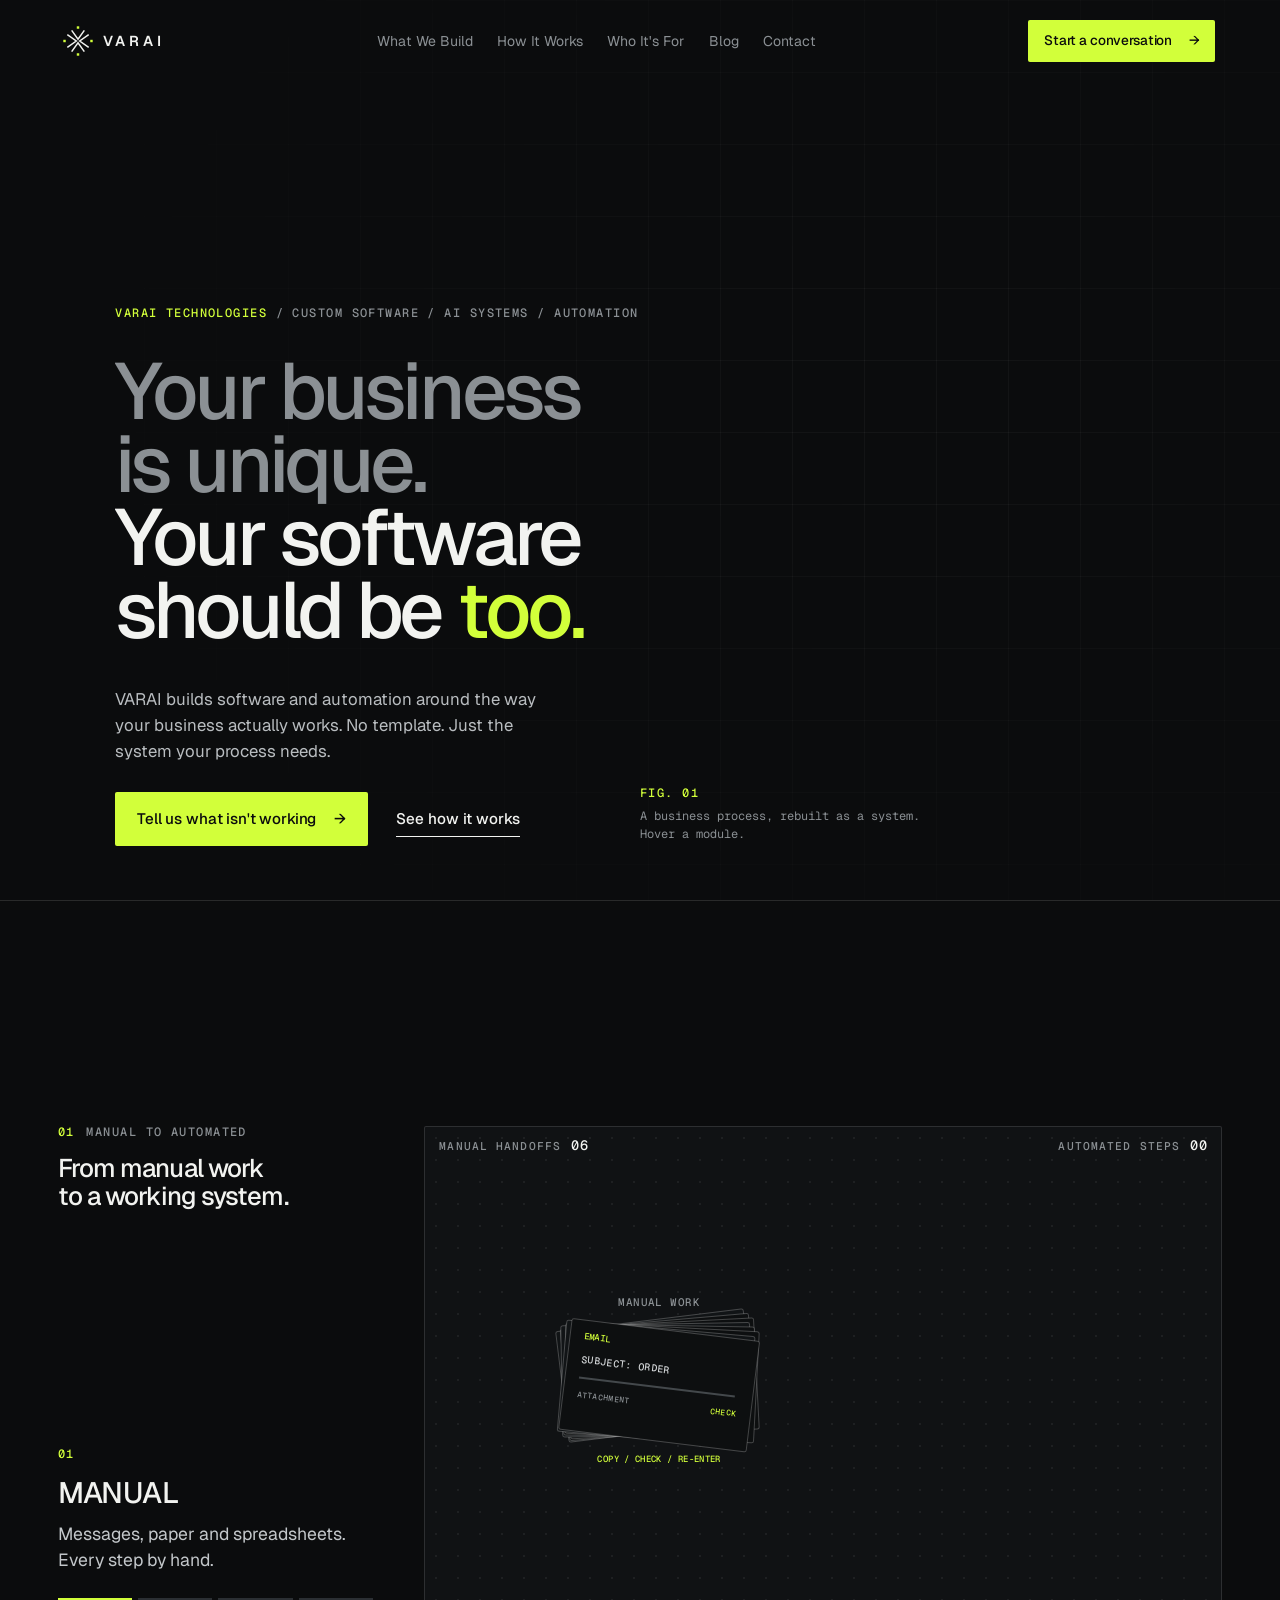
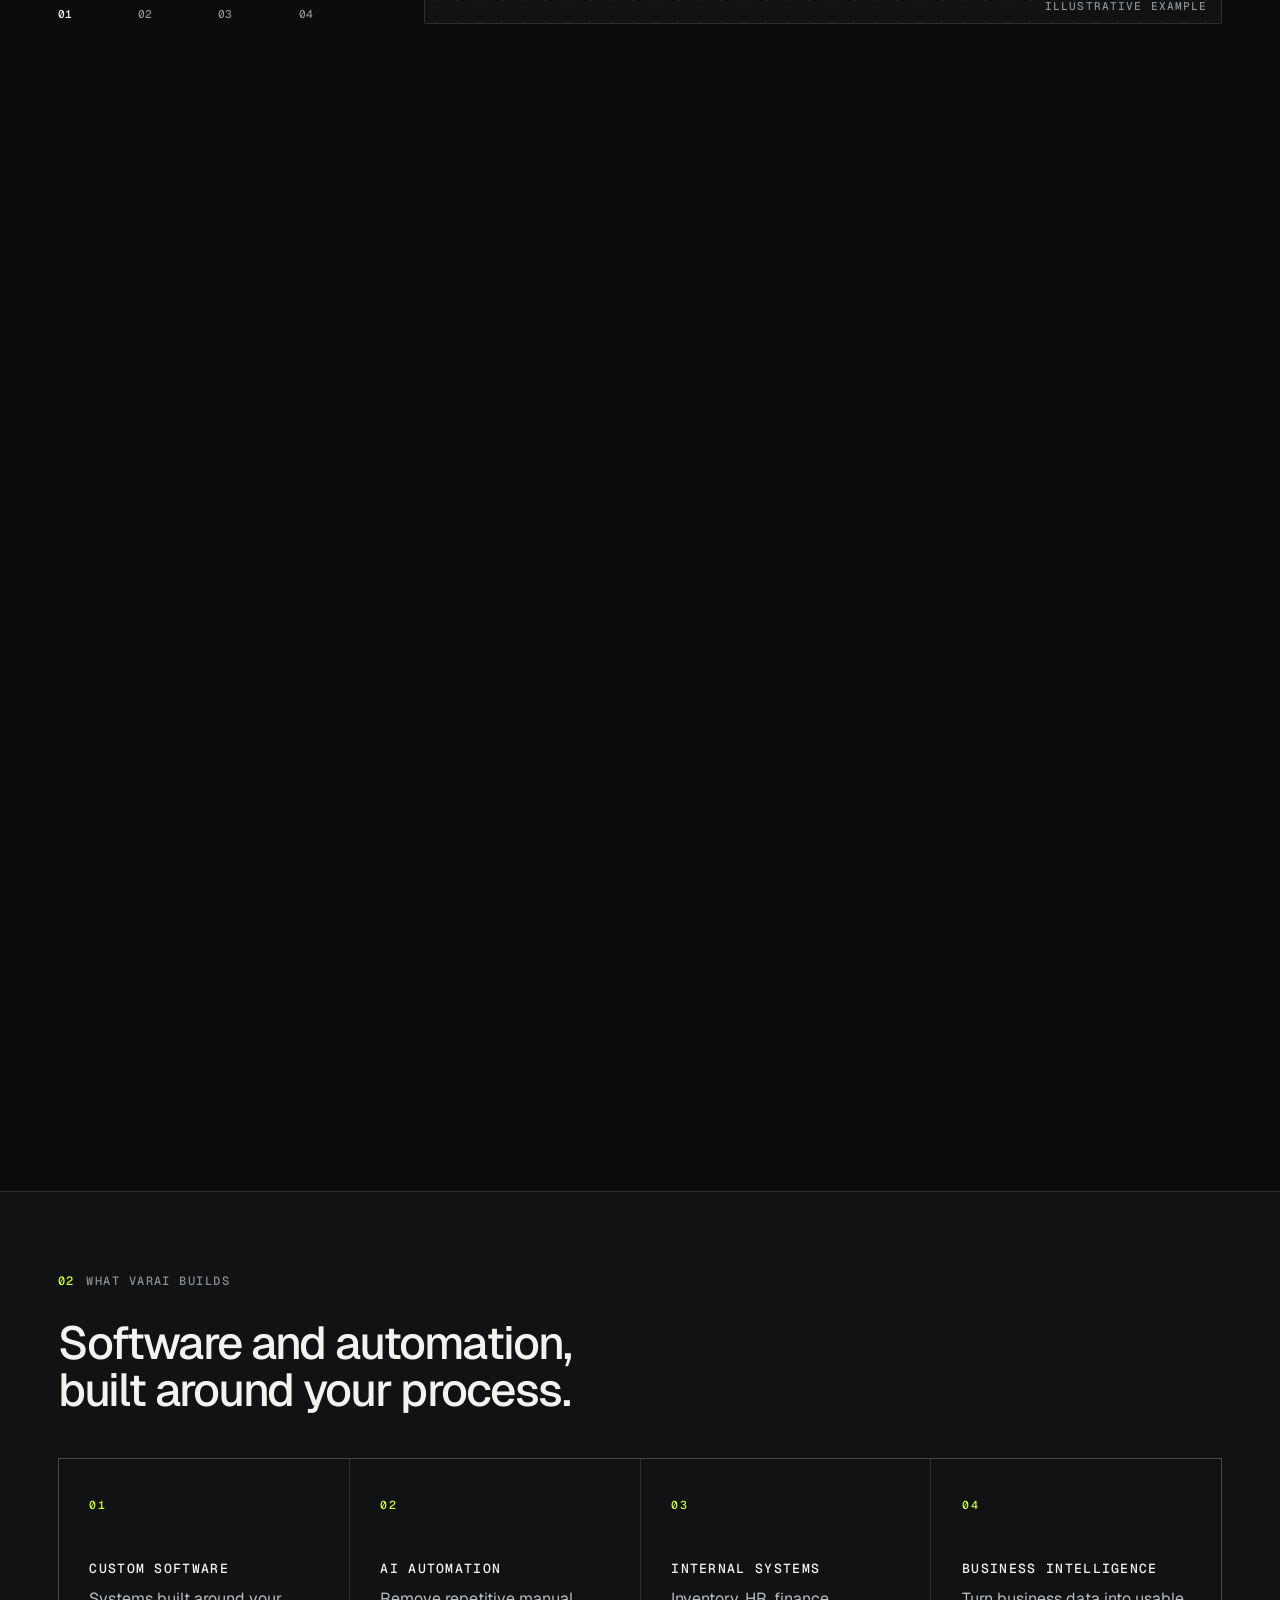
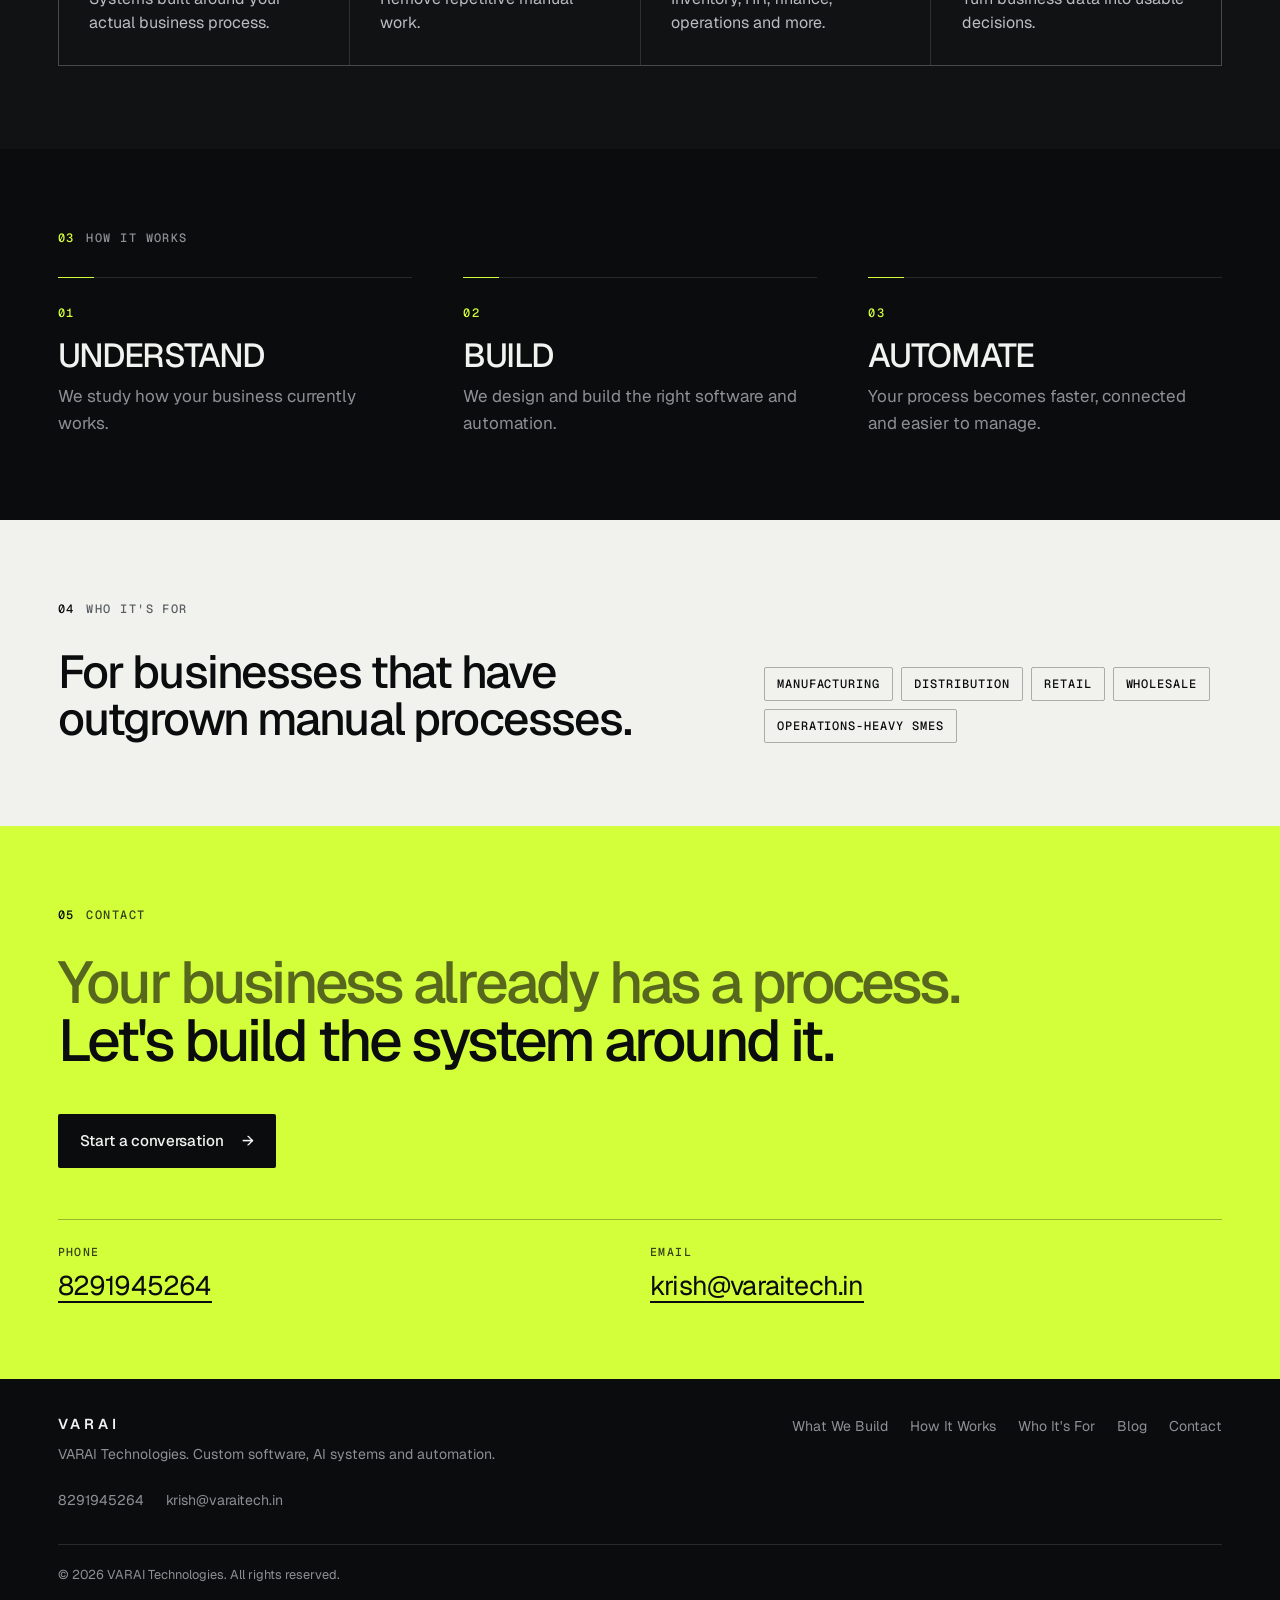
<file: index.html>
<!DOCTYPE html>
<html lang="en">
<head>
 <!-- Google tag (gtag.js) -->
<script async src="https://www.googletagmanager.com/gtag/js?id=G-W0PPRXL2RY"></script>
<script>
  window.dataLayer = window.dataLayer || [];
  function gtag(){dataLayer.push(arguments);}
  gtag('js', new Date());

  gtag('config', 'G-W0PPRXL2RY');
</script>
<meta charset="utf-8">
<meta name="viewport" content="width=device-width, initial-scale=1, viewport-fit=cover">
<title>VARAI Technologies | Custom Software and Automation for SMEs</title>
<meta name="description" content="VARAI builds custom software, AI automation and internal systems around the way your business actually works. Replace manual processes with a connected, automated workflow.">
<meta name="robots" content="index, follow, max-image-preview:large">
<meta name="theme-color" content="#0B0C0D">
<link rel="canonical" href="https://varaitech.in/">
<meta property="og:type" content="website">
<meta property="og:site_name" content="VARAI Technologies">
<meta property="og:locale" content="en_IN">
<meta property="og:title" content="VARAI Technologies | Custom Software and Automation for SMEs">
<meta property="og:description" content="VARAI builds custom software, AI automation and internal systems around the way your business actually works. Replace manual processes with a connected, automated workflow.">
<meta property="og:url" content="https://varaitech.in/">
<meta property="og:image" content="https://varaitech.in/og-image.png">
<meta name="twitter:card" content="summary_large_image">
<meta name="twitter:title" content="VARAI Technologies | Custom Software and Automation for SMEs">
<meta name="twitter:description" content="VARAI builds custom software, AI automation and internal systems around the way your business actually works. Replace manual processes with a connected, automated workflow.">
<meta name="twitter:image" content="https://varaitech.in/og-image.png">
<link rel="icon" href="/favicon.svg" type="image/svg+xml">
<link rel="apple-touch-icon" href="/apple-touch-icon.png">
<link rel="preconnect" href="https://fonts.googleapis.com"><link rel="preconnect" href="https://fonts.gstatic.com" crossorigin>
<link href="https://fonts.googleapis.com/css2?family=Geist:wght@300..700&family=Geist+Mono:wght@400;500&display=swap" rel="stylesheet">
<style>
:root{--bg:#0B0C0D;--bg2:#101214;--fg:#F2F3F0;--mut:#8B9094;--dim:#2B2F33;--ln:rgba(255,255,255,.12);--ac:#D2FF3A;--lt:#F1F2EE;--ink:#0B0C0D;--s:"Geist",system-ui,-apple-system,"Segoe UI",Roboto,Arial,sans-serif;--m:"Geist Mono",ui-monospace,"SF Mono",Menlo,Consolas,monospace;--e:cubic-bezier(.2,.7,.2,1);--p:clamp(20px,4.5vw,64px);--sec:clamp(52px,6.5vw,92px)}
*,*::before,*::after{box-sizing:border-box}
html{scroll-behavior:smooth;scroll-padding-top:72px;-webkit-text-size-adjust:100%;overflow-x:clip}
body{margin:0;background:var(--bg);color:var(--fg);font:400 1rem/1.6 var(--s);-webkit-font-smoothing:antialiased;overflow-x:clip}
@media(min-width:1100px){body{font-size:1.0625rem}}
body.lock{overflow:hidden}
a{color:inherit}ul,ol{list-style:none;margin:0;padding:0}h1,h2,h3,p,dl,dd,figure{margin:0}button{font:inherit;color:inherit;background:none;border:0;padding:0;cursor:pointer}
h1,h2,h3{font-weight:500}
h2{font-size:clamp(2rem,4.4vw,4rem);line-height:1.02;letter-spacing:-.04em;text-wrap:balance}
::selection{background:var(--ac);color:var(--ink)}
:focus-visible{outline:2px solid var(--ac);outline-offset:3px}
.light :focus-visible,#contact :focus-visible{outline-color:var(--ink)}
.wrap{max-width:1360px;margin:0 auto;padding:0 var(--p)}
main{position:relative}
section{position:relative;padding:var(--sec) 0}
.sr{position:absolute;width:1px;height:1px;overflow:hidden;clip:rect(0 0 0 0);white-space:nowrap}
.lbl{display:flex;gap:12px;align-items:center;font:500 .75rem/1 var(--m);letter-spacing:.12em;text-transform:uppercase;color:var(--mut);margin-bottom:clamp(22px,2.6vw,36px)}
.lbl b{color:var(--ac);font-weight:500}
.light{background:var(--lt);color:var(--ink)}.light .lbl{color:#5a5f63}.light .lbl b{color:var(--ink)}
.skip{position:absolute;left:-999px;top:8px;background:var(--ac);color:var(--ink);padding:10px 14px;z-index:300}.skip:focus{left:8px}
.btn{white-space:nowrap;display:inline-flex;align-items:center;justify-content:space-between;gap:1.2em;padding:15px 22px;background:var(--ac);color:var(--ink);text-decoration:none;font-weight:500;font-size:.95rem;letter-spacing:-.01em;border-radius:2px;transition:background .3s,color .3s,transform .4s var(--e);transform:translate(var(--mx,0),var(--my,0))}
.btn i{font-style:normal;display:inline-block;transition:transform .4s var(--e)}
.btn:hover{background:#fff}.btn:hover i{transform:translateX(5px)}
.btn.k{background:var(--ink);color:var(--fg)}.btn.k:hover{background:#fff;color:var(--ink)}
.btn.sm{padding:10px 16px;font-size:.85rem}
.lk{font-weight:500;font-size:.95rem;text-decoration:none;color:var(--fg);padding:6px 0;background:linear-gradient(var(--fg),var(--fg)) 0 100%/100% 1px no-repeat;transition:background-size .4s var(--e),color .3s}
.lk:hover{background-size:30% 1px;color:var(--ac)}
/* header */
header{position:fixed;top:0;left:0;right:0;z-index:100;padding:14px var(--p);pointer-events:none}
.bar{pointer-events:auto;max-width:1360px;margin:0 auto;height:54px;padding:0 6px 0 4px;display:flex;align-items:center;justify-content:space-between;gap:20px;border:1px solid transparent;border-radius:4px;transition:max-width .6s var(--e),background .4s,border-color .4s,padding .4s}
header.sc .bar{max-width:min(1000px,100%);background:rgba(14,16,18,.78);-webkit-backdrop-filter:blur(16px);backdrop-filter:blur(16px);border-color:var(--ln);padding:0 6px 0 16px}
header.open .bar{background:transparent;border-color:transparent;-webkit-backdrop-filter:none;backdrop-filter:none}
.logo{display:flex;align-items:center;gap:10px;text-decoration:none;font:600 .9rem/1 var(--s);letter-spacing:.28em;position:relative;z-index:2}
#nav ul{display:flex;gap:clamp(14px,1.9vw,28px)}
#nav a{white-space:nowrap;font-size:.88rem;text-decoration:none;color:var(--mut);transition:color .25s;padding:6px 0}
#nav a:hover,#nav a[aria-current=true]{color:var(--fg)}
.mo{display:none}
.mb{display:none;width:44px;height:44px;flex-direction:column;align-items:center;justify-content:center;gap:6px;position:relative;z-index:2}
.mb span{width:22px;height:1.5px;background:var(--fg);transition:transform .35s var(--e)}
.mb[aria-expanded=true] span:first-child{transform:translateY(3.75px) rotate(45deg)}.mb[aria-expanded=true] span:last-child{transform:translateY(-3.75px) rotate(-45deg)}
/* hero */
.hero{min-height:100svh;padding:0;display:flex;flex-direction:column;justify-content:flex-end;overflow:hidden;background:var(--bg)}
.hero::before{content:"";position:absolute;inset:0;background:linear-gradient(rgba(255,255,255,.04) 1px,transparent 1px) 0 0/72px 72px,linear-gradient(90deg,rgba(255,255,255,.04) 1px,transparent 1px) 0 0/72px 72px;-webkit-mask-image:radial-gradient(70% 80% at 70% 45%,#000,transparent);mask-image:radial-gradient(70% 80% at 70% 45%,#000,transparent)}
#cv{position:absolute;inset:0;width:100%;height:100%;display:block}
.hc{position:relative;z-index:2;width:min(54%,760px);margin-left:var(--p);margin-right:auto;padding-top:128px;padding-bottom:clamp(40px,6svh,72px);pointer-events:none}
.hc a{pointer-events:auto}
.tag{font:500 .75rem/1.5 var(--m);letter-spacing:.12em;text-transform:uppercase;color:var(--mut);margin-bottom:clamp(20px,3vw,32px)}
.tag b{color:var(--ac);font-weight:500}
h1{font-size:clamp(2.75rem,min(6.2vw,10.5svh),6rem);line-height:.92;letter-spacing:-.05em;color:var(--mut)}
h1 .ln{display:block;overflow:hidden;padding-bottom:.14em;margin-bottom:-.14em}
.js h1 .ln>span{display:block;transform:translateY(105%);transition:transform 1.2s var(--e) calc(var(--i)*.09s + .15s)}
.js h1.in .ln>span{transform:none}
h1 .ln>span{display:block}
h1 .hi{color:var(--fg)}h1 em{font-style:normal;color:var(--ac)}
.hr{display:flex;flex-direction:column;align-items:flex-start;gap:28px;margin-top:clamp(24px,3.4vw,40px)}
.hr p{max-width:27em;color:#B9BDC0;font-size:clamp(1.05rem,1.25vw,1.2rem);line-height:1.55}
.cta{display:flex;flex-wrap:wrap;gap:16px 28px;align-items:center}
.cvslot{position:absolute;left:50%;right:0;top:12%;height:76%;pointer-events:none}
.cap{position:absolute;max-width:300px;font:400 .75rem/1.55 var(--m);color:var(--mut);pointer-events:none}
.cap b{display:block;color:var(--ac);font-weight:500;letter-spacing:.12em;text-transform:uppercase;margin-bottom:4px}
/* story (scroll-driven) */
.story{padding:0;border-top:1px solid var(--ln);background:var(--bg)}
.track{position:relative;height:200svh}
.pin{position:sticky;top:0;height:100svh;min-height:480px;overflow:hidden;padding-top:68px;display:flex}
.sg{display:grid;width:100%;height:100%;grid-template-columns:minmax(0,1fr);grid-template-rows:auto minmax(0,1fr) auto;grid-template-areas:"head" "stage" "body";gap:12px;padding-bottom:clamp(14px,2.6svh,30px)}
.sc-left{display:contents}.sc-head{grid-area:head}.sc-body{grid-area:body}
.sc-head .lbl{margin:0}
.sc-head h2{position:absolute;width:1px;height:1px;overflow:hidden;clip:rect(0 0 0 0)}
.stage{grid-area:stage;position:relative;min-height:0;border:1px solid var(--ln);border-radius:2px;background-color:var(--bg2);background-image:radial-gradient(rgba(255,255,255,.06) 1px,transparent 1px);background-size:22px 22px}
.stage svg{position:absolute;inset:0;width:100%;height:100%;display:block}
.nt{font-family:var(--m);font-weight:500;letter-spacing:.04em;user-select:none}
.hud{position:absolute;z-index:2;display:flex;gap:10px;align-items:baseline;font:500 .7rem/1 var(--m);letter-spacing:.1em;text-transform:uppercase;color:var(--mut);pointer-events:none}
.hud b{font-weight:500;color:var(--fg);font-variant-numeric:tabular-nums;font-size:.85rem;letter-spacing:.04em}
.h-tl{left:14px;top:12px}.h-tr{right:14px;top:12px}.h-bl{left:14px;bottom:11px;opacity:0;color:var(--fg)}.h-br{right:14px;bottom:11px}
.h-bl i{width:6px;height:6px;background:var(--ac);align-self:center}.h-bl em{font-style:normal;color:var(--mut)}
.sn{display:grid;grid-template-columns:auto 1fr;gap:2px 12px;align-items:baseline}
.sno{font:500 .75rem/1 var(--m);color:var(--ac);letter-spacing:.14em}
.snm{font:500 1.5rem/1 var(--s);letter-spacing:-.02em;text-transform:uppercase}
.stx{grid-column:1/-1;margin-top:6px;color:#C3C7CA;font-size:1rem;line-height:1.45;min-height:2.9em;max-width:22em}
.sn.sw2{animation:up .55s var(--e)}
@keyframes up{from{opacity:0;transform:translateY(8px)}}
.ticks{display:flex;gap:6px;margin-top:12px}
.ticks button{flex:1;text-align:left;padding:9px 0 4px;border-top:2px solid var(--dim);font:500 .7rem/1 var(--m);color:var(--mut);transition:border-color .4s,color .3s}
.ticks button:hover{color:var(--fg)}.ticks button.on{border-color:var(--ac);color:var(--fg)}
@media(min-width:1200px){
.track{height:210svh}
.pin{align-items:center}
.sg{height:auto;grid-template-columns:minmax(0,3.4fr) minmax(0,8.6fr);grid-template-rows:none;grid-template-areas:none;gap:0 clamp(32px,4vw,64px);align-items:stretch;padding-bottom:20px}
.sc-left{display:flex;flex-direction:column;justify-content:space-between;gap:32px}
.sc-head,.sc-body,.stage{grid-area:auto}
.sc-head h2{position:static;width:auto;height:auto;clip:auto;overflow:visible;margin-top:16px;font-size:clamp(1.5rem,2vw,1.9rem);line-height:1.1;letter-spacing:-.035em;max-width:11em}
.stage{aspect-ratio:8/5;max-height:calc(100svh - 68px - 44px)}
.sn{display:block}.snm{font-size:clamp(1.6rem,2.3vw,2.2rem);margin:12px 0 14px}.stx{font-size:1.1rem;margin-top:0}
.ticks{margin-top:26px}
}
@media(max-width:1199px){.track{height:200svh}}
@media(max-width:700px){.track{height:190svh}.hud{font-size:.66rem}.tk-on .h-br{display:none}}
.rm .track{height:auto}.rm .pin{position:relative;height:auto;min-height:0;padding:96px 0 72px;overflow:visible}.rm .sg{height:auto;grid-template-rows:auto auto auto}.rm .stage{aspect-ratio:8/5;min-height:320px}.rm .ticks{display:none}
@media(max-width:700px){.rm .stage{aspect-ratio:3/4}}
/* build */
#build{background:var(--bg2);border-top:1px solid var(--ln)}
.sh{margin-bottom:clamp(26px,3.4vw,44px)}
.sh h2,.wg h2{font-size:clamp(1.9rem,3.6vw,3.25rem);max-width:15em}
.gr4{display:grid;grid-template-columns:repeat(4,minmax(0,1fr));gap:1px;background:var(--ln);border:1px solid var(--ln)}
.gi{background:var(--bg2);padding:clamp(20px,2.4vw,32px);transition:background .35s}
.gi:hover{background:var(--bg)}
.gi small{font:500 .72rem/1 var(--m);letter-spacing:.14em;color:var(--ac)}
.gi h3{font:500 .82rem/1.3 var(--m);letter-spacing:.1em;text-transform:uppercase;margin:clamp(24px,3.4vw,48px) 0 10px}
.gi p{color:#B9BDC0;font-size:1rem;line-height:1.45;max-width:16em}
/* how */
.st{display:grid;grid-template-columns:repeat(3,minmax(0,1fr));gap:clamp(24px,4vw,64px)}
.stp{position:relative;border-top:1px solid var(--ln);padding-top:20px}
.stp::before{content:"";position:absolute;top:-1px;left:0;width:36px;height:1px;background:var(--ac)}
.stp b{font:500 .75rem/1 var(--m);color:var(--ac);letter-spacing:.14em}
.stp h3{font:500 clamp(1.6rem,2.6vw,2.4rem)/1 var(--s);letter-spacing:-.04em;text-transform:uppercase;margin:14px 0 10px}
.stp p{color:var(--mut);max-width:20em}
/* who */
.wg{display:grid;grid-template-columns:minmax(0,7fr) minmax(0,5fr);gap:28px clamp(32px,5vw,72px);align-items:end}
.ws{display:flex;flex-wrap:wrap;gap:8px}
.ws span{font:500 .75rem/1 var(--m);letter-spacing:.08em;text-transform:uppercase;border:1px solid rgba(11,12,13,.3);padding:10px 12px;border-radius:2px}
/* contact */
#contact{background:var(--ac);color:var(--ink);padding-bottom:clamp(48px,6vw,80px)}
#contact .lbl{color:#37401a}#contact .lbl b{color:var(--ink)}
#contact h2{font-size:clamp(2rem,4.6vw,4.25rem);line-height:.98;letter-spacing:-.05em}
#contact h2 span{display:block}#contact h2 span:first-child{color:rgba(11,12,13,.62)}
.cm{margin-top:clamp(28px,3.5vw,44px)}
.cd{display:grid;grid-template-columns:repeat(2,minmax(0,1fr));gap:20px;margin-top:clamp(32px,4vw,56px);padding-top:26px;border-top:1px solid rgba(11,12,13,.3)}
.cd dt{font:500 .72rem/1 var(--m);letter-spacing:.12em;text-transform:uppercase;color:#37401a;margin-bottom:12px}
.cd dd{font-size:clamp(1.15rem,2.1vw,1.85rem);letter-spacing:-.03em;overflow-wrap:anywhere;line-height:1.2}
.cd a{text-decoration:none;background:linear-gradient(var(--ink),var(--ink)) 0 100%/100% 2px no-repeat;transition:background-size .4s var(--e)}.cd a:hover{background-size:0 2px}
footer{background:var(--bg);padding:36px 0 40px;color:var(--mut);font-size:.88rem}
.fg{display:flex;flex-wrap:wrap;justify-content:space-between;gap:24px 48px}
footer strong{color:var(--fg);font:600 .9rem var(--s);letter-spacing:.28em;display:block;margin-bottom:10px}
footer ul{display:flex;flex-wrap:wrap;gap:8px 22px}footer a{text-decoration:none;transition:color .25s}footer a:hover{color:var(--fg)}
.cr{margin-top:32px;padding-top:20px;border-top:1px solid var(--ln);font-size:.8rem}
.js .rv{opacity:0;transform:translateY(20px);transition:opacity 1s var(--e),transform 1s var(--e)}.js .rv.in{opacity:1;transform:none}
/* responsive */
@media(max-width:900px){
.mb{display:flex}.dt{display:none}
#nav{position:fixed;inset:0;background:var(--bg);padding:96px var(--p) 40px;display:flex;flex-direction:column;opacity:0;visibility:hidden;transition:opacity .35s,visibility .35s;overflow-y:auto}#nav.open{opacity:1;visibility:visible}
#nav ul{flex-direction:column;gap:0}#nav li a{display:block;font:500 2.2rem/1.1 var(--s);letter-spacing:-.04em;color:var(--fg);padding:14px 0;border-bottom:1px solid var(--ln)}
.mo{display:block;margin-top:28px}.mo .btn{width:100%}
header.sc .bar{max-width:100%}
.hero{justify-content:flex-start}
.hc{width:auto;margin-left:0;margin-right:0;padding-top:104px;padding-bottom:0}
h1{font-size:clamp(2.45rem,12.4vw,4.4rem)}
.cvslot{position:relative;left:auto;right:auto;top:auto;height:auto;aspect-ratio:1;max-height:40svh;margin:20px var(--p) 0}
.cap{position:relative;max-width:none;margin:12px var(--p) 28px}
.wg,.st{grid-template-columns:minmax(0,1fr)}
.gr4{grid-template-columns:repeat(2,minmax(0,1fr))}
}
@media(max-width:560px){.cta .btn{width:100%}.gr4,.cd{grid-template-columns:minmax(0,1fr)}.gi h3{margin-top:16px}.gi p{max-width:none}}
@media(prefers-reduced-motion:reduce){html{scroll-behavior:auto}*,*::before,*::after{transition:none!important;animation:none!important}.js .rv{opacity:1;transform:none}.js h1 .ln>span{transform:none}}
</style>
<script type="application/ld+json">{"@context": "https://schema.org", "@graph": [{"@type": "Organization", "@id": "https://varaitech.in/#org", "name": "VARAI Technologies", "url": "https://varaitech.in/", "email": "krish@varaitech.in", "telephone": "+918291945264", "description": "VARAI builds custom software, AI automation and internal systems around the way your business actually works. Replace manual processes with a connected, automated workflow."}, {"@type": "WebSite", "@id": "https://varaitech.in/#website", "url": "https://varaitech.in/", "name": "VARAI Technologies", "publisher": {"@id": "https://varaitech.in/#org"}, "inLanguage": "en-IN"}, {"@type": "ProfessionalService", "@id": "https://varaitech.in/#service", "name": "VARAI Technologies", "url": "https://varaitech.in/", "email": "krish@varaitech.in", "telephone": "+918291945264", "areaServed": "IN", "parentOrganization": {"@id": "https://varaitech.in/#org"}, "hasOfferCatalog": {"@type": "OfferCatalog", "name": "What VARAI builds", "itemListElement": [{"@type": "Offer", "itemOffered": {"@type": "Service", "name": "Custom software", "description": "Systems built around your actual business process."}}, {"@type": "Offer", "itemOffered": {"@type": "Service", "name": "AI automation", "description": "Remove repetitive manual work."}}, {"@type": "Offer", "itemOffered": {"@type": "Service", "name": "Internal systems", "description": "Inventory, HR, finance, operations and more."}}, {"@type": "Offer", "itemOffered": {"@type": "Service", "name": "Business intelligence", "description": "Turn business data into usable decisions."}}]}}]}</script>
</head>
<body>
<a class="skip" href="#main">Skip to content</a>

<header><div class="bar">
<a class="logo" href="#top" aria-label="VARAI Technologies, back to top"><svg width="30" height="30" viewBox="-640 -640 1280 1280" aria-hidden="true"><path transform="rotate(0)" d="M-270 -456L0 -74L270 -456" fill="none" stroke="currentColor" stroke-width="64"/><path transform="rotate(90)" d="M-270 -456L0 -74L270 -456" fill="none" stroke="currentColor" stroke-width="64"/><path transform="rotate(180)" d="M-270 -456L0 -74L270 -456" fill="none" stroke="currentColor" stroke-width="64"/><path transform="rotate(270)" d="M-270 -456L0 -74L270 -456" fill="none" stroke="currentColor" stroke-width="64"/><rect x="-52.0" y="-627.0" width="104" height="104" fill="#D2FF3A"/><rect x="-52.0" y="523.0" width="104" height="104" fill="#D2FF3A"/><rect x="-627.0" y="-52.0" width="104" height="104" fill="#D2FF3A"/><rect x="523.0" y="-52.0" width="104" height="104" fill="#D2FF3A"/></svg>VARAI</a>
<nav id="nav" aria-label="Primary"><ul>
<li><a href="#build">What We Build</a></li><li><a href="#how">How It Works</a></li><li><a href="#who">Who It's For</a></li><li><a href="/blog/">Blog</a></li><li><a href="#contact">Contact</a></li></ul>
<div class="mo"><a class="btn" href="mailto:krish@varaitech.in?subject=Starting%20a%20conversation%20with%20VARAI">Start a conversation <i aria-hidden="true">→</i></a></div></nav>
<a class="btn sm dt" href="mailto:krish@varaitech.in?subject=Starting%20a%20conversation%20with%20VARAI">Start a conversation <i aria-hidden="true">→</i></a>
<button class="mb" id="mb" type="button" aria-expanded="false" aria-controls="nav" aria-label="Open menu"><span></span><span></span></button>
</div></header>

<main id="main">

<section class="hero" id="top" data-nav="" aria-labelledby="h1">
<canvas id="cv" aria-hidden="true"></canvas>
<div class="wrap hc">
<p class="tag"><b>VARAI Technologies</b> / Custom software / AI systems / Automation</p>
<h1 id="h1"><span class="ln"><span style="--i:0">Your business</span></span><span class="ln"><span style="--i:1">is unique.</span></span><span class="ln hi"><span style="--i:2">Your software</span></span><span class="ln hi"><span style="--i:3">should be <em>too.</em></span></span></h1>
<div class="hr">
<p>VARAI builds software and automation around the way your business actually works. No template. Just the system your process needs.</p>
<div class="cta"><a class="btn" href="mailto:krish@varaitech.in?subject=What%20isn%27t%20working&amp;body=What%20currently%20takes%20too%20much%20time%20or%20involves%20too%20much%20manual%20work%3F%0D%0A%0D%0A">Tell us what isn't working <i aria-hidden="true">→</i></a><a class="lk" href="#story">See how it works</a></div>
</div>
</div>
<div class="cvslot" id="slot"></div>
<p class="cap" id="cap"><b>Fig. 01</b>A business process, rebuilt as a system. Hover a module.</p>
</section>

<section class="story" id="story" data-nav="" aria-labelledby="h-story">
<div class="track" id="track">
<div class="pin" id="pin">
<div class="wrap sg">
<div class="sc-left">
<div class="sc-head"><p class="lbl"><b>01</b> Manual to automated</p><h2 id="h-story">From manual work to a working system.</h2></div>
<div class="sc-body">
<div class="sn" id="snbox"><span class="sno" id="sno">01</span><h3 class="snm" id="snm">Manual</h3><p class="stx" id="stx">Information moves between people.</p></div>
<div class="ticks" id="ticks" role="group" aria-label="Jump to stage">
<button type="button" class="on" aria-label="Stage 1, Manual">01</button><button type="button" aria-label="Stage 2, Structured">02</button><button type="button" aria-label="Stage 3, Connected">03</button><button type="button" aria-label="Stage 4, Automated">04</button>
</div>
</div>
</div>
<div class="stage" id="stage">
<svg id="sv" role="img" aria-label="Animated diagram. A messy business process of WhatsApp messages, paper, email and spreadsheets is reorganised into one connected, automated workflow with an agent that can understand, decide and act." preserveAspectRatio="xMidYMid meet"></svg>
<div class="hud h-tl"><span>Manual handoffs</span><b id="hH">06</b></div>
<div class="hud h-tr"><span>Automated steps</span><b id="hA">00</b></div>
<div class="hud h-bl" id="tkb"><i></i><span id="tk">Order received</span><em id="tkn">1/6</em></div>
<div class="hud h-br">Illustrative example</div>
</div>
</div>
</div>
</div>
<ol class="sr"><li>Manual: messages, paper and spreadsheets, handled by hand.</li><li>Structured: the scattered inputs organise into one process.</li><li>Connected: every step joins one workflow.</li><li>Automated: the workflow runs on its own.</li></ol>
</section>

<section id="build" data-nav="build" aria-labelledby="h-build">
<div class="wrap">
<p class="lbl"><b>02</b> What VARAI builds</p>
<div class="sh"><h2 id="h-build" class="rv">Software and automation, built around your process.</h2></div>
<div class="gr4 rv">
<div class="gi"><small>01</small><h3>Custom software</h3><p>Systems built around your actual business process.</p></div>
<div class="gi"><small>02</small><h3>AI automation</h3><p>Remove repetitive manual work.</p></div>
<div class="gi"><small>03</small><h3>Internal systems</h3><p>Inventory, HR, finance, operations and more.</p></div>
<div class="gi"><small>04</small><h3>Business intelligence</h3><p>Turn business data into usable decisions.</p></div>
</div>
</div>
</section>

<section id="how" data-nav="how" aria-labelledby="h-how">
<div class="wrap">
<p class="lbl"><b>03</b> How it works</p><h2 id="h-how" class="sr">How it works</h2>
<ol class="st rv">
<li class="stp"><b>01</b><h3>Understand</h3><p>We study how your business currently works.</p></li>
<li class="stp"><b>02</b><h3>Build</h3><p>We design and build the right software and automation.</p></li>
<li class="stp"><b>03</b><h3>Automate</h3><p>Your process becomes faster, connected and easier to manage.</p></li>
</ol>
</div>
</section>

<section class="light" id="who" data-nav="who" aria-labelledby="h-who">
<div class="wrap">
<p class="lbl"><b>04</b> Who it's for</p>
<div class="wg"><h2 id="h-who" class="rv">For businesses that have outgrown manual processes.</h2>
<div class="ws rv"><span>Manufacturing</span><span>Distribution</span><span>Retail</span><span>Wholesale</span><span>Operations-heavy SMEs</span></div></div>
</div>
</section>

<section id="contact" data-nav="contact" aria-labelledby="h-ct">
<div class="wrap">
<p class="lbl"><b>05</b> Contact</p>
<h2 id="h-ct"><span>Your business already has a process.</span><span>Let's build the system around it.</span></h2>
<div class="cm"><a class="btn k" href="mailto:krish@varaitech.in?subject=Starting%20a%20conversation%20with%20VARAI&amp;body=What%20currently%20takes%20too%20much%20time%20or%20involves%20too%20much%20manual%20work%3F%0D%0A%0D%0A">Start a conversation <i aria-hidden="true">→</i></a></div>
<dl class="cd"><div><dt>Phone</dt><dd><a href="tel:+918291945264">8291945264</a></dd></div><div><dt>Email</dt><dd><a href="mailto:krish@varaitech.in">krish@varaitech.in</a></dd></div></dl>
</div>
</section>
</main>

<footer><div class="wrap">
<div class="fg"><div><strong>VARAI</strong><p>VARAI Technologies. Custom software, AI systems and automation.</p></div>
<nav aria-label="Footer"><ul><li><a href="#build">What We Build</a></li><li><a href="#how">How It Works</a></li><li><a href="#who">Who It's For</a></li><li><a href="/blog/">Blog</a></li><li><a href="#contact">Contact</a></li></ul></nav>
<ul><li><a href="tel:+918291945264">8291945264</a></li><li><a href="mailto:krish@varaitech.in">krish@varaitech.in</a></li></ul></div>
<p class="cr">© 2026 VARAI Technologies. All rights reserved.</p>
</div></footer>

<script>
(()=>{
'use strict';
const $=(s,c=document)=>c.querySelector(s),$$=(s,c=document)=>[...c.querySelectorAll(s)];
const cl=(v,a=0,b=1)=>Math.min(b,Math.max(a,v)),lerp=(a,b,t)=>a+(b-a)*t,sm=(a,b,x)=>{const t=cl((x-a)/(b-a));return t*t*(3-2*t)};
const RM=matchMedia('(prefers-reduced-motion:reduce)').matches,HOVER=matchMedia('(hover:hover)').matches;
const root=document.documentElement;root.classList.add('js');if(RM)root.classList.add('rm');

/* navigation */
const hd=$('header'),mb=$('#mb'),nav=$('#nav');
const tog=o=>{const v=typeof o==='boolean'?o:!nav.classList.contains('open');nav.classList.toggle('open',v);hd.classList.toggle('open',v);mb.setAttribute('aria-expanded',v);mb.setAttribute('aria-label',v?'Close menu':'Open menu');document.body.classList.toggle('lock',v)};
mb.onclick=()=>tog();nav.onclick=e=>{if(e.target.closest('a'))tog(false)};
addEventListener('keydown',e=>{if(e.key==='Escape'&&nav.classList.contains('open')){tog(false);mb.focus()}});
addEventListener('resize',()=>{if(innerWidth>900)tog(false)});

/* headline + magnetic buttons + reveals */
const h1=$('h1');requestAnimationFrame(()=>requestAnimationFrame(()=>h1.classList.add('in')));
if(!RM&&HOVER)$$('.btn').forEach(b=>{b.addEventListener('pointermove',e=>{const r=b.getBoundingClientRect();b.style.setProperty('--mx',((e.clientX-r.left)/r.width-.5)*8+'px');b.style.setProperty('--my',((e.clientY-r.top)/r.height-.5)*6+'px')});b.addEventListener('pointerleave',()=>{b.style.setProperty('--mx','0px');b.style.setProperty('--my','0px')})});
const rio=new IntersectionObserver(es=>es.forEach(x=>{if(x.isIntersecting){x.target.classList.add('in');rio.unobserve(x.target)}}),{threshold:.15,rootMargin:'0px 0px -5% 0px'});
$$('.rv').forEach(e=>RM?e.classList.add('in'):rio.observe(e));

/* active nav */
const secs=$$('main>section[id]'),links=$$('#nav ul a');let tk=0;
function onScroll(){tk=0;hd.classList.toggle('sc',scrollY>40);
let c='';secs.forEach(s=>{if(s.dataset.nav!==undefined&&s.getBoundingClientRect().top<=innerHeight*.4)c=s.dataset.nav});
links.forEach(l=>l.getAttribute('href')==='#'+c?l.setAttribute('aria-current','true'):l.removeAttribute('aria-current'))}
addEventListener('scroll',()=>{if(!tk)tk=requestAnimationFrame(onScroll)},{passive:true});addEventListener('resize',onScroll);onScroll();

/* ============ hero canvas ============ */
(()=>{
const hero=$('#top'),cv=$('#cv'),g=cv.getContext('2d'),cap=$('#cap'),slot=$('#slot');
const MODS=[[0,4,38,24,'INTAKE','Forms, documents and messages, captured once.'],[62,0,38,20,'RULES','The way your business decides, written as logic.'],[24,36,52,28,'WORKFLOW','Your workflow, built exactly as it runs.'],[0,74,36,26,'RECORDS','One source of truth instead of five spreadsheets.'],[44,76,26,24,'AGENT','AI agents take the repetitive steps.'],[78,72,22,28,'REPORTS','Reports and dashboards that build themselves.']];
const CON=[[[19,28],[19,50],[24,50]],[[81,20],[81,28],[60,28],[60,36]],[[30,64],[30,69],[18,69],[18,74]],[[52,64],[52,76]],[[76,50],[89,50],[89,72]]],CM=[[0,2],[1,2],[2,3],[2,4],[2,5]];
const DEF='<b>Fig. 01</b>A business process, rebuilt as a system. Hover a module.';
let W=0,H=0,D=1,S=1,X0=0,Y0=0,wide=true,T=[],P=[],SM=[],pulse=[0,0,0,0,0,0],hov=-1,mx=-999,my=-999,t0=performance.now(),vis=true,last=0,sp=0,pk=0;
const px=u=>X0+u*S,py=u=>Y0+u*S;
const plen=c=>{let l=0;for(let i=1;i<c.length;i++)l+=Math.hypot(c[i][0]-c[i-1][0],c[i][1]-c[i-1][1]);return l};
function at(c,f){let d=f*plen(c);for(let i=1;i<c.length;i++){const l=Math.hypot(c[i][0]-c[i-1][0],c[i][1]-c[i-1][1]);if(d<=l||i===c.length-1){const k=cl(d/(l||1));return[c[i-1][0]+(c[i][0]-c[i-1][0])*k,c[i-1][1]+(c[i][1]-c[i-1][1])*k]}d-=l}}
function layout(){
const hr=hero.getBoundingClientRect(),sr=slot.getBoundingClientRect();
D=Math.min(devicePixelRatio||1,2);W=hr.width;H=hr.height;cv.width=Math.round(W*D);cv.height=Math.round(H*D);
const rx=sr.left-hr.left,ry=sr.top-hr.top,rw=sr.width,rh=sr.height;
wide=getComputedStyle(cap).position==='absolute';
S=Math.max(1,Math.min(rw,rh)/100);X0=rx+(rw-100*S)/2;Y0=ry+(rh-100*S)/2;
if(wide){cap.style.left=X0+'px';cap.style.top=(Y0+100*S+14)+'px'}else{cap.style.left='';cap.style.top=''}
let seed=7;const rnd=()=>(seed=seed*16807%2147483647)/2147483647;T=[];const pitch=Math.max(2.2,9/S);
MODS.forEach((m,mi)=>{const rows=Math.floor((m[3]-10)/pitch);for(let r=0;r<rows;r++){let x=m[0]+3;const end=m[0]+m[2]-3,k=1+Math.floor(rnd()*3);for(let s=0;s<k;s++){const rem=end-x;if(rem<4)break;const len=s===k-1?rem*(.4+rnd()*.6):rem*(.25+rnd()*.4);
T.push({m:mi,x,y:m[1]+8+r*pitch,w:len,hl:rnd()<.12,cx:wide?W*.03+rnd()*W*.94:rnd()*W,cy:wide?H*.08+rnd()*H*.84:ry-rh*.3+rnd()*rh*1.6,ph:rnd()*6.28,dl:.3+rnd()*1.8+mi*.12,du:1.2+rnd()*1.2,rot:(rnd()-.5)*.8,ox:0,oy:0,e:0});x+=len+1.4}}})}
function draw(t,live){g.setTransform(D,0,0,D,0,0);g.clearRect(0,0,W,H);const bh=Math.max(3,.9*S),fs=Math.max(9,Math.min(11,S*1.35));
const rv=MODS.map(()=>[0,0]);let all=0;
T.forEach(k=>{const e0=cl((t-k.dl)/k.du),e=e0<.5?4*e0*e0*e0:1-Math.pow(-2*e0+2,3)/2;k.e=e;
const cxp=k.cx+Math.sin(t*.3+k.ph)*16,cyp=k.cy+Math.cos(t*.25+k.ph*1.3)*12,sx=px(k.x),sy=py(k.y);
const x=cxp+(sx-cxp)*e,y=cyp+(sy-cyp)*e;
if(live&&e>.98){const dx=sx-mx,dy=sy-my,d=Math.hypot(dx,dy),R=90,f=d<R?(1-d/R)*16:0;k.ox+=((d?dx/d*f:0)-k.ox)*.12;k.oy+=((d?dy/d*f:0)-k.oy)*.12}else{k.ox*=.9;k.oy*=.9}
k.X=x+k.ox;k.Y=y+k.oy;k.R=k.rot*(1-e)+Math.sin(t*.5+k.ph)*.1*(1-e);rv[k.m][0]+=e;rv[k.m][1]++;all+=e});
all=T.length?all/T.length:1;
MODS.forEach((m,i)=>{const a=rv[i][1]?rv[i][0]/rv[i][1]:1,h=hov===i,pl=pulse[i];pulse[i]=Math.max(0,pl-.02);
g.strokeStyle=h||pl>.05?`rgba(210,255,58,${.35+.6*Math.max(pl,h?1:0)})`:`rgba(255,255,255,${.04+.18*a})`;g.lineWidth=1;g.strokeRect(px(m[0])+.5,py(m[1])+.5,m[2]*S,m[3]*S);
g.font=`500 ${fs}px "Geist Mono",ui-monospace,monospace`;g.fillStyle=`rgba(255,255,255,${.6*a})`;g.fillText(m[4],px(m[0])+S*3,py(m[1])+S*5)});
g.strokeStyle=`rgba(255,255,255,${.1*all})`;CON.forEach(c=>{g.beginPath();c.forEach((p,i)=>i?g.lineTo(px(p[0]),py(p[1])):g.moveTo(px(p[0]),py(p[1])));g.stroke()});
T.forEach(k=>{const h=hov===k.m&&k.e>.9;g.save();g.translate(k.X,k.Y);g.rotate(k.R);g.fillStyle=k.hl||h?`rgba(210,255,58,${.25+.6*k.e})`:`rgba(255,255,255,${.16+.5*k.e})`;g.fillRect(0,0,k.w*S,bh);g.restore()});
if(live){if(all>.85&&t-pk>.9){pk=t;P.push({c:Math.floor(Math.random()*CON.length),d:Math.random()<.5?0:1,f:0,v:.35+Math.random()*.3})}
P=P.filter(p=>{p.f+=p.v*.016;if(p.f>=1){pulse[CM[p.c][p.d?0:1]]=1;return false}const q=at(CON[p.c],p.d?1-p.f:p.f);g.fillStyle='#D2FF3A';g.fillRect(px(q[0])-2,py(q[1])-2,4,4);return true});
if(all>.8&&t-sp>.55&&SM.length<14){sp=t;const l=Math.random()<.7||!wide;SM.push({x:wide?-10:(l?-10:W+10),y:wide?H*.1+Math.random()*H*.8:Y0+Math.random()*100*S,m:Math.floor(Math.random()*6),ph:Math.random()*6})}
SM=SM.filter(s=>{const m=MODS[s.m],tx=px(m[0]+m[2]/2),ty=py(m[1]+m[3]/2),d=Math.hypot(tx-s.x,ty-s.y)||1;s.x+=(tx-s.x)/d*1.1+Math.sin(t*2+s.ph)*.25;s.y+=(ty-s.y)/d*1.1;
if(s.x>px(m[0])&&s.x<px(m[0]+m[2])&&s.y>py(m[1])&&s.y<py(m[1]+m[3])){pulse[s.m]=.8;return false}g.fillStyle='rgba(255,255,255,.3)';g.fillRect(s.x,s.y,12,3);return true})}}
function frame(n){if(!vis)return;draw((n-t0)/1000,true);requestAnimationFrame(frame)}
function hv(e){const r=cv.getBoundingClientRect();mx=e.clientX-r.left;my=e.clientY-r.top;let h=-1;MODS.forEach((m,i)=>{if(mx>px(m[0])-6&&mx<px(m[0]+m[2])+6&&my>py(m[1])-6&&my<py(m[1]+m[3])+6)h=i});
if(h!==hov){hov=h;cap.innerHTML=h<0?DEF:'<b>'+MODS[h][4]+'</b>'+MODS[h][5];if(RM)draw(1e4,false)}}
hero.addEventListener('pointermove',hv);hero.addEventListener('pointerdown',hv);hero.addEventListener('pointerleave',()=>{mx=my=-999;hov=-1;cap.innerHTML=DEF;if(RM)draw(1e4,false)});
let rq=0;new ResizeObserver(()=>{cancelAnimationFrame(rq);rq=requestAnimationFrame(()=>{layout();if(RM)draw(1e4,false)})}).observe(hero);
layout();
if(RM){document.fonts&&document.fonts.ready.then(()=>draw(1e4,false));draw(1e4,false)}
else{new IntersectionObserver(es=>{const v=es[0].isIntersecting;if(v&&!vis){vis=true;requestAnimationFrame(frame)}vis=v},{threshold:0}).observe(hero);requestAnimationFrame(frame)}
})();

/* ============ scroll-driven transformation ============ */
(()=>{
 const track=$('#track');if(!track)return;
 const pin=$('#pin'),stage=$('#stage'),svg=$('#sv'),NS='http://www.w3.org/2000/svg';
 const hH=$('#hH'),hA=$('#hA'),tkb=$('#tkb'),tkt=$('#tk'),tkn=$('#tkn'),snb=$('#snbox'),sno=$('#sno'),snm=$('#snm'),stx=$('#stx'),tks=$$('#ticks button');
 const el=(n,a,p)=>{const e=document.createElementNS(NS,n);for(const k in a)e.setAttribute(k,a[k]);if(p)p.appendChild(e);return e};
 const pad=n=>String(n).padStart(2,'0');
 const ST=[['01','Manual','Messages, paper and spreadsheets. Every step by hand.'],['02','Structured','The scattered inputs organise into one process.'],['03','Connected','Every step joins one workflow.'],['04','Automated','The workflow runs on its own.']];
 const TXT={wa:['WHATSAPP','CAPTURE'],pp:['PAPER NOTE','DOCUMENTS'],em:['EMAIL','NOTIFY'],cp:['COPY TO EXCEL','AUTO-SYNC'],xl:['EXCEL','SYSTEM OF RECORD'],re:['RE-ENTER','VALIDATE'],ap:['APPROVAL','RULE'],iv:['INVOICE','INVOICE'],ac:['ACCOUNTS','DASHBOARD'],f1:['FOLLOW UP',''],f2:['CHECK AGAIN','']};
 const ORDER=Object.keys(TXT);
 const STEPS=[['wa'],['wa','pp'],['re','ap'],['xl'],['iv'],['ac']];
 const TICK=['Order received','Information captured','Data validated','Inventory updated','Invoice generated','Dashboard updated'];
 const GR=[86,89,92],DT=[139,144,148],AC=[210,255,58];
 const mc=(a,b,t)=>'rgb('+Math.round(a[0]+(b[0]-a[0])*t)+','+Math.round(a[1]+(b[1]-a[1])*t)+','+Math.round(a[2]+(b[2]-a[2])*t)+')';

 /* This is the original automated-flow geometry from the supplied version.
    The manual side is replaced with the paper-stack transformation. */
 const LAY={
 L:{vb:'0 0 800 500',fs:12.5,spd:175,fb0:215,fb1:293,fr:{x:230,y:100,w:340},fl:[242,121],cl:[['INPUTS',33,106],['OUTPUTS',663,104]],gv:[99,300,500,701],gh:[120,240,360],dn:[400,391],ag:[400,245,320],
 pos:{wa:[[105,80,-5,120],[125,110,-1,120],[99,120,0,150],[95,140,0,124]],pp:[[370,170,5,130],[175,310,3,130],[99,240,0,150],[95,230,0,124]],em:[[95,275,4,100],[335,385,-2,100],[99,360,0,150],[725,300,0,124]],
 cp:[[255,355,-6,150],[300,180,2,150],[300,120,0,150],[505,170,0,110]],xl:[[640,80,3,108],[470,110,-1,108],[500,120,0,150],[400,410,0,340]],re:[[500,330,5,118],[575,235,2,118],[300,240,0,150],[291,170,0,102]],
 ap:[[200,440,2,106],[530,385,2,106],[300,360,0,150],[396,170,0,80]],iv:[[690,260,-4,112],[700,330,-2,112],[701,120,0,150],[725,130,0,124]],ac:[[620,430,-3,120],[705,170,-1,120],[701,240,0,150],[725,215,0,124]],
 f1:[[420,50,6,124],[660,70,3,124],[500,240,0,150],[250,335,0,124]],f2:[[330,262,-4,140],[115,420,3,140],[500,360,0,150],[550,335,0,140]]},
 cn:[[[157,140],[192,140],[192,170],[240,170]],[[157,230],[192,230],[192,170]],[[342,170],[356,170]],[[436,170],[450,170]],[[560,170],[610,170]],[[610,130],[610,300]],[[610,130],[663,130]],[[610,215],[663,215]],[[610,300],[663,300]]],
 fw:[{p:[[400,170],[400,391]],e:'xl'},{p:[[157,140],[192,140],[192,170],[610,170],[610,130],[663,130]],e:'iv'},{p:[[157,230],[192,230],[192,170],[610,170],[610,215],[663,215]],e:'ac'},{p:[[610,170],[610,300],[663,300]],e:'em'}]},
 P:{vb:'0 -24 360 504',fs:13,spd:140,fb0:190,fb1:264,fr:{x:10,y:92,w:340},fl:[20,111],cl:[['INPUTS',10,12],['OUTPUTS',10,398]],gv:[90,270],gh:[50,125,200,275,350,425],dn:[180,326],ag:[180,226,320],
 pos:{wa:[[75,42,-5,106],[95,45,-1,106],[90,50,0,150],[95,44,0,140]],pp:[[105,120,4,123],[260,300,3,123],[90,125,0,150],[265,44,0,140]],em:[[75,205,-4,82],[95,350,-2,82],[90,200,0,150],[298,430,0,90]],
 cp:[[250,190,-5,148],[250,95,2,148],[270,50,0,150],[281,146,0,115]],xl:[[270,105,3,90],[110,160,-1,90],[90,275,0,150],[180,345,0,340]],re:[[70,330,5,106],[250,225,2,106],[270,125,0,150],[73,146,0,106]],
 ap:[[260,325,-3,106],[255,355,2,106],[270,200,0,150],[175,146,0,78]],iv:[[100,410,-4,98],[110,410,-2,98],[90,350,0,150],[58,430,0,98]],ac:[[270,415,3,106],[110,290,-1,106],[90,425,0,150],[180,430,0,115]],
 f1:[[270,36,5,115],[280,30,3,115],[270,275,0,150],[95,296,0,115]],f2:[[180,265,4,131],[250,415,3,131],[270,350,0,150],[265,296,0,131]]},
 cn:[[[95,63],[95,78],[180,78],[180,127]],[[265,63],[265,78],[180,78]],[[126,146],[136,146]],[[214,146],[224,146]],[[180,364],[180,380]],[[58,380],[298,380]],[[58,380],[58,411]],[[180,380],[180,411]],[[298,380],[298,411]]],
 fw:[{p:[[180,146],[180,326]],e:'xl'},{p:[[95,63],[95,78],[180,78],[180,326],[180,380],[58,380],[58,411]],e:'iv'},{p:[[265,63],[265,78],[180,78],[180,326],[180,380],[180,411]],e:'ac'},{p:[[180,364],[180,380],[298,380],[298,411]],e:'em'}]}
 };

 let L=null,key='',N={},cur={},G={},conns=[],dyn=null,flows=[],pool=[],acc=0,fi=0,frameIndex=-1;
 let papers=[],paperTitle=null,paperNote=null,paperTrans=null,paperTransLine=null,paperTransText=null;
 const flash={},step={};ORDER.forEach(id=>{flash[id]=0;step[id]=0});
 const par={x:0,y:0},pt={x:0,y:0};let lsi=-1;
 const plen=pts=>{let l=0;for(let i=1;i<pts.length;i++)l+=Math.hypot(pts[i][0]-pts[i-1][0],pts[i][1]-pts[i-1][1]);return l};
 function at(f,d){const c=f.cum;let i=1;while(i<c.length-1&&d>c[i])i++;const k=cl((d-c[i-1])/((c[i]-c[i-1])||1));return[lerp(f.p[i-1][0],f.p[i][0],k),lerp(f.p[i-1][1],f.p[i][1],k)]}
 function posAt(k,p){if(p>=.6)return k[3];const s=Math.min(2,Math.floor(p/.2)),t=sm(.1,.9,(p-s*.2)/.2),a=k[s],b=k[s+1];return[lerp(a[0],b[0],t),lerp(a[1],b[1],t),lerp(a[2],b[2],t),lerp(a[3],b[3],t)]}
 function mkNode(id){
   const g=el('g',{},svg),h=38,f=L.fs;
   const bg=el('rect',{y:-h/2,height:h,rx:2,fill:'#0B0C0D','stroke-width':1},g),dot=el('rect',{y:-3,width:6,height:6},g);
   const ta=el('text',{y:(f*.36).toFixed(1),'font-size':f,class:'nt',fill:'#D5D8DA'},g),tb=el('text',{y:(f*.36).toFixed(1),'font-size':f,class:'nt',fill:'#F2F3F0'},g);
   ta.textContent=TXT[id][0];tb.textContent=TXT[id][1];
   g.addEventListener('pointerenter',()=>{frame.hv=id});g.addEventListener('pointerleave',()=>{frame.hv=''});
   return{g,bg,dot,ta,tb,sys:id!=='f1'&&id!=='f2'}
 }
 function mkAgent(){
   const w=L.ag[2],h=54,g=el('g',{opacity:0},svg);
   el('rect',{x:-w/2,y:-h/2,width:w,height:h,rx:2,fill:'#0B0C0D',stroke:'#D2FF3A','stroke-width':1},g);
   const t=el('text',{x:-w/2+14,y:-6,'font-size':L.fs,class:'nt',fill:'#D2FF3A'},g);t.textContent='AGENT';
   const ws=[['UNDERSTAND',-w/2+14,'start'],['DECIDE',0,'middle'],['ACT',w/2-14,'end']].map(a=>{const e=el('text',{x:a[1],y:15,'text-anchor':a[2],'font-size':12,class:'nt',fill:'#8B9094'},g);e.textContent=a[0];return e});
   return{g,ws}
 }

 function build(k){
   key=k;L=LAY[k];svg.setAttribute('viewBox',L.vb);svg.textContent='';
   /* technical grid */
   G.guides=el('g',{opacity:0},svg);
   L.gv.forEach(x=>el('line',{x1:x,x2:x,y1:-40,y2:540,stroke:'rgba(255,255,255,.14)','stroke-dasharray':'2 6'},G.guides));
   L.gh.forEach(y=>el('line',{x1:-20,x2:820,y1:y,y2:y,stroke:'rgba(255,255,255,.14)','stroke-dasharray':'2 6'},G.guides));

   /* paper stack | exact manual visual from the dedicated paper version */
   const pg=el('g',{},svg);
   const pileCX=k==='P'?180:235, pileCY=k==='P'?230:255;
   const paperData=[
     ['PURCHASE ORDER','PO-1048','12 ITEMS','PENDING'],
     ['DELIVERY CHALLAN','DC-2841','BHIWANDI','RECEIVED'],
     ['INVOICE','INV-9381','₹ 48,200','CHECK'],
     ['STOCK ENTRY','SKU / QTY','24 / 6','RE-ENTER'],
     ['WHATSAPP NOTE','"SEND 6 MORE"','FOLLOW UP','MANUAL'],
     ['APPROVAL','MANAGER','WAITING','SIGN'],
     ['EXCEL SHEET','STOCK.xlsx','ROW 184','UPDATE'],
     ['EMAIL','SUBJECT: ORDER','ATTACHMENT','CHECK']
   ];
   papers=(k==='P'?paperData.slice(0,5):paperData).map((d,i)=>{
     const g=el('g',{},pg),w=k==='P'?154:190,h=k==='P'?98:112;
     el('rect',{x:-w/2,y:-h/2,width:w,height:h,rx:2,fill:i%3===0?'#111416':'#0D0F10',stroke:'rgba(242,243,240,.24)','stroke-width':1},g);
     const tx=-w/2+14,ty=-h/2+19;
     const a=el('text',{x:tx,y:ty,'font-size':9,fill:'#D2FF3A',class:'nt'},g);a.textContent=d[0];
     const b=el('text',{x:tx,y:ty+24,'font-size':10,fill:'#D5D8DA',class:'nt'},g);b.textContent=d[1];
     el('line',{x1:tx,x2:w/2-18,y1:ty+39,y2:ty+39,stroke:'#555B5F','stroke-width':2,opacity:.75},g);
     const c=el('text',{x:tx,y:ty+59,'font-size':8,fill:'#8B9094',class:'nt'},g);c.textContent=d[2];
     const d4=el('text',{x:w/2-14,y:ty+59,'font-size':8,fill:(d[3]==='CHECK'||d[3]==='PENDING')?'#D2FF3A':'#8B9094','text-anchor':'end',class:'nt'},g);d4.textContent=d[3];
     const ang=-7+i*2.0,offX=(i%3-1)*3,offY=(i-3.5)*1.4;
     g.setAttribute('transform',`translate(${pileCX+offX} ${pileCY+offY}) rotate(${ang})`);
     return{g,w,h,ang,stackX:pileCX+offX,stackY:pileCY+offY};
   });
   paperTitle=el('text',{x:pileCX,y:pileCY-75,'font-size':11,fill:'#8B9094','text-anchor':'middle',class:'nt'},pg);paperTitle.textContent='MANUAL WORK';
   paperNote=el('text',{x:pileCX,y:pileCY+82,'font-size':9,fill:'#D2FF3A','text-anchor':'middle',class:'nt'},pg);paperNote.textContent='COPY  /  CHECK  /  RE-ENTER';
   const trans=el('g',{opacity:0},svg);
   const tlp=k==='P'?[10,72,100,22,90]:[58,335,405,78,385];
   paperTransLine=el('line',{x1:tlp[0],x2:tlp[0],y1:tlp[1],y2:tlp[2],stroke:'#D2FF3A','stroke-width':1},trans);
   paperTransText=el('text',{x:tlp[3],y:tlp[4],'font-size':9,fill:'#D2FF3A','text-anchor':'start',class:'nt'},trans);paperTransText.textContent='THE PROCESS GETS STRUCTURED';
   paperTrans=trans;

   /* original automated workflow */
   G.frame=el('rect',{x:L.fr.x,y:L.fr.y,width:L.fr.w,height:L.fb0-L.fr.y,fill:'none','stroke-dasharray':'4 5',opacity:0},svg);
   G.fl=el('text',{x:L.fl[0],y:L.fl[1],'font-size':10.5,class:'nt',fill:'#8B9094',opacity:0},svg);G.fl.textContent='WORKFLOW';
   G.cl=L.cl.map(c=>{const t=el('text',{x:c[1],y:c[2],'font-size':10.5,class:'nt',fill:'#8B9094',opacity:0},svg);t.textContent=c[0];return t});
   conns=L.cn.map(pts=>{const len=plen(pts),e=el('path',{d:'M'+pts.map(q=>q.join(' ')).join('L'),fill:'none','stroke-width':1.25,'stroke-dasharray':len,'stroke-dashoffset':len},svg);return{e,len}});
   dyn={e:el('path',{fill:'none','stroke-width':1.25},svg)};
   flows=L.fw.map(f=>{const cum=[0];for(let i=1;i<f.p.length;i++)cum.push(cum[i-1]+Math.hypot(f.p[i][0]-f.p[i-1][0],f.p[i][1]-f.p[i-1][1]));return{p:f.p,cum,len:cum[cum.length-1],e:f.e}});
   pool=Array.from({length:12},()=>({on:false,d:0,f:null,e:el('rect',{width:6,height:6,x:-3,y:-3,fill:'#D2FF3A',opacity:0},svg)}));
   N={};ORDER.forEach(id=>{N[id]=mkNode(id)});N.ag=mkAgent();
   frame.hv='';
 }

 function setPaper(i,p){
   const paper=papers[i];
   const phase=sm(.20,.58,p),start=phase<.01?0:phase;
   let tx,ty,scale,rot;
   if(key==='P'){
     const targets=[[180,155],[180,215],[180,275],[180,335],[180,395],[180,335],[180,275],[180,215]],q=targets[i%targets.length];
     tx=lerp(paper.stackX,q[0],start);ty=lerp(paper.stackY,q[1],start);scale=lerp(1,.68,start);rot=lerp(paper.ang,0,start);
   }else{
     const targets=[[520,175],[520,245],[665,210],[665,295],[790,210],[790,295],[665,295],[520,245]],q=targets[i%targets.length];
     tx=lerp(paper.stackX,q[0],start);ty=lerp(paper.stackY,q[1],start);scale=lerp(1,.62,start);rot=lerp(paper.ang,0,start);
   }
   paper.g.setAttribute('transform',`translate(${tx.toFixed(1)} ${ty.toFixed(1)}) rotate(${rot.toFixed(2)}) scale(${scale.toFixed(3)})`);
   paper.g.setAttribute('opacity',Math.max(0,1-sm(.48,.68,p)).toFixed(3));
 }


 function frame(p,t,dt){
   const chaos=1-sm(.20,.42,p),flowStart=sm(.48,.62,p),au=sm(.60,.82,p),ai=sm(.80,.92,p),dr=sm(.50,.64,p),fr=sm(.50,.60,p),noise=(1-.5*sm(.30,.42,p))*(1-sm(.62,.80,p));
   par.x+=(pt.x-par.x)*.08;par.y+=(pt.y-par.y)*.08;
   const si=RM?5:Math.floor(t/1.15)%6,tkOn=ai>.35,k=dt?Math.min(1,dt*7):1;
   if(si!==lsi){lsi=si;tkt.textContent=TICK[si];tkn.textContent=(si+1)+'/6'}

   ORDER.forEach(id=>{const tg=tkOn&&STEPS[si].indexOf(id)>-1?1:0;step[id]+=(tg-step[id])*k;flash[id]=Math.max(0,flash[id]-dt*1.5)});

   papers.forEach((_,i)=>setPaper(i,p));
   paperTitle&&paperTitle.setAttribute('opacity',(1-sm(.28,.54,p)).toFixed(2));
   paperNote&&paperNote.setAttribute('opacity',(1-sm(.25,.50,p)).toFixed(2));
   const paperTransition=sm(.22,.38,p);
   if(paperTrans){paperTrans.setAttribute('opacity',paperTransition.toFixed(2));paperTransLine.setAttribute('opacity',paperTransition.toFixed(2));paperTransText.setAttribute('opacity',paperTransition.toFixed(2));}

   /* manual paperwork: pile -> separate -> structure -> disappear */
   papers.forEach((_,i)=>setPaper(i,p));
   paperTitle&&paperTitle.setAttribute('opacity',(1-sm(.25,.48,p)).toFixed(2));
   paperNote&&paperNote.setAttribute('opacity',(1-sm(.22,.46,p)).toFixed(2));
   const tr=sm(.20,.34,p)*(1-sm(.50,.60,p));
   if(paperTrans){
     paperTrans.setAttribute('opacity',tr.toFixed(2));
     paperTransLine.setAttribute('opacity',tr.toFixed(2));
     paperTransText.setAttribute('opacity',tr.toFixed(2));
   }

   /* automated workflow | kept from the supplied version */
   G.guides.setAttribute('opacity',(sm(.28,.40,p)*(1-sm(.42,.52,p))*.9).toFixed(3));
   ORDER.forEach((id,i)=>{
     const q=posAt(L.pos[id],p),n=N[id];
     const x=q[0]+(Math.sin(t*.6+i*1.3)*3+par.x*(5+(i%4)*2))*chaos;
     const y=q[1]+(Math.cos(t*.5+i*1.7)*3+par.y*(5+(i%3)*2))*chaos;
     cur[id]={x,y,r:q[2],w:q[3]};
     const hl=Math.max(frame.hv===id?1:0,flash[id],step[id]*ai),sa=Math.min(1,(n.sys?au*.45:0)+hl),hw=q[3]/2;
     n.g.setAttribute('transform','translate('+x.toFixed(1)+' '+y.toFixed(1)+') rotate('+q[2].toFixed(2)+')');
     const handoff=sm(.42,.56,p);
     n.g.setAttribute('opacity',(n.sys?flowStart*handoff:noise*handoff).toFixed(2));
     n.bg.setAttribute('x',(-hw).toFixed(1));n.bg.setAttribute('width',q[3].toFixed(1));n.bg.setAttribute('stroke',mc(GR,AC,sa));
     n.dot.setAttribute('x',(-hw+11).toFixed(1));n.dot.setAttribute('fill',mc(DT,AC,n.sys?Math.max(au,hl):0));
     n.ta.setAttribute('x',(-hw+26).toFixed(1));n.ta.setAttribute('opacity',(1-sm(.50,.68,p)).toFixed(2));
     n.tb.setAttribute('x',(-hw+26).toFixed(1));n.tb.setAttribute('opacity',sm(.50,.68,p).toFixed(2));
   });

   const ag=N.ag,ao=ai;ag.g.setAttribute('opacity',ao.toFixed(2));ag.g.setAttribute('transform','translate('+L.ag[0]+' '+L.ag[1]+') scale('+(.94+.06*ai).toFixed(3)+')');
   const wi=Math.floor(si/2);ag.ws.forEach((w,j)=>w.setAttribute('fill',j===wi&&tkOn?'#D2FF3A':'#8B9094'));

   const fb=lerp(L.fb0,L.fb1,ai);
   G.frame.setAttribute('height',(fb-L.fr.y).toFixed(1));G.frame.setAttribute('opacity',fr.toFixed(2));G.frame.setAttribute('stroke',mc(GR,AC,au*.5));
   G.fl.setAttribute('opacity',fr.toFixed(2));G.fl.setAttribute('fill',mc(DT,AC,au));
   G.cl.forEach(c=>c.setAttribute('opacity',fr.toFixed(2)));

   const cc=mc(GR,AC,au*.8);
   conns.forEach(c=>{c.e.setAttribute('stroke',cc);c.e.setAttribute('stroke-dashoffset',(c.len*(1-dr)).toFixed(1));c.e.setAttribute('opacity',flowStart.toFixed(2))});
   const dl=L.dn[1]-fb;dyn.e.setAttribute('d','M'+L.dn[0]+' '+fb.toFixed(1)+'V'+L.dn[1]);dyn.e.setAttribute('stroke',cc);dyn.e.setAttribute('stroke-dasharray',dl.toFixed(1));dyn.e.setAttribute('stroke-dashoffset',(dl*(1-dr)).toFixed(1));dyn.e.setAttribute('opacity',flowStart.toFixed(2));

   /* data begins moving only after the clean workflow exists */
   if(dt>0){acc+=dt*1.7*sm(.64,.80,p);while(acc>=1){acc-=1;const f=flows[fi++%flows.length],tkn2=pool.find(o=>!o.on);if(tkn2){tkn2.on=true;tkn2.f=f;tkn2.d=0}}}
   pool.forEach(o=>{if(!o.on)return;o.d+=L.spd*dt;if(o.d>=o.f.len){o.on=false;o.e.setAttribute('opacity',0);flash[o.f.e]=1;return}const q=at(o.f,o.d);o.e.setAttribute('transform','translate('+q[0].toFixed(1)+' '+q[1].toFixed(1)+')');o.e.setAttribute('opacity',Math.min(1,au*1.4).toFixed(2))});

   hH.textContent=pad(Math.round(6*(1-sm(.55,.80,p))));
   hA.textContent=pad(Math.round(6*sm(.55,.82,p)));
   tkb.style.opacity=ai.toFixed(2);
   stage.classList.toggle('tk-on',ai>.4);

   const idx=p<.22?0:p<.48?1:p<.68?2:3;
   if(frameIndex!==idx){
     frameIndex=idx;
     sno.textContent=ST[idx][0];snm.textContent=ST[idx][1];stx.textContent=ST[idx][2];
     if(!RM){snb.classList.remove('sw2');void snb.offsetWidth;snb.classList.add('sw2')}
     tks.forEach((b,i)=>{b.classList.toggle('on',i<=idx);b.setAttribute('aria-current',i===idx?'step':'false')});
     
   }
 }

 let tgt=0,cp=RM?1:0,run=false,last=0;
 function rd(){const r=track.getBoundingClientRect(),tot=track.offsetHeight-pin.offsetHeight,raw=tot>0?cl(-r.top/tot):0;tgt=cl((raw-.03)/.94)}
 function tick(n){if(!run)return;const t=n/1000,dt=Math.min(.05,Math.max(0,t-last));last=t;rd();cp+=(tgt-cp)*(1-Math.pow(.0008,dt));if(Math.abs(tgt-cp)<.0004)cp=tgt;frame(cp,t,dt);requestAnimationFrame(tick)}
 if(!RM){new IntersectionObserver(es=>{const v=es[0].isIntersecting;if(v&&!run){run=true;last=performance.now()/1000;requestAnimationFrame(tick)}else if(!v)run=false},{rootMargin:'150px 0px'}).observe(track);
   stage.addEventListener('pointermove',e=>{if(e.pointerType!=='mouse')return;const r=stage.getBoundingClientRect();pt.x=((e.clientX-r.left)/r.width-.5)*2;pt.y=((e.clientY-r.top)/r.height-.5)*2});
   stage.addEventListener('pointerleave',()=>{pt.x=0;pt.y=0});
 }
 new ResizeObserver(()=>{const w=stage.clientWidth,h=stage.clientHeight;if(!w||!h)return;const k=w/h<1.25?'P':'L';if(k!==key)build(k);frame(RM?1:cp,performance.now()/1000,0)}).observe(stage);
 tks.forEach((b,i)=>b.addEventListener('click',()=>{const tot=track.offsetHeight-pin.offsetHeight,top=track.getBoundingClientRect().top+scrollY;scrollTo({top:top+(.03+[.04,.3,.56,.82][i]*.94)*tot+1,behavior:RM?'auto':'smooth'})}));
 stage.setAttribute('data-hybrid','paper-to-automated');
 new ResizeObserver(()=>{}); /* no-op: keeps the block self-contained */
 build(stage.clientWidth/stage.clientHeight<1.25?'P':'L');
 frame(RM?1:0,performance.now()/1000,0);
})();
})();
</script>
</body>
</html>
</file>
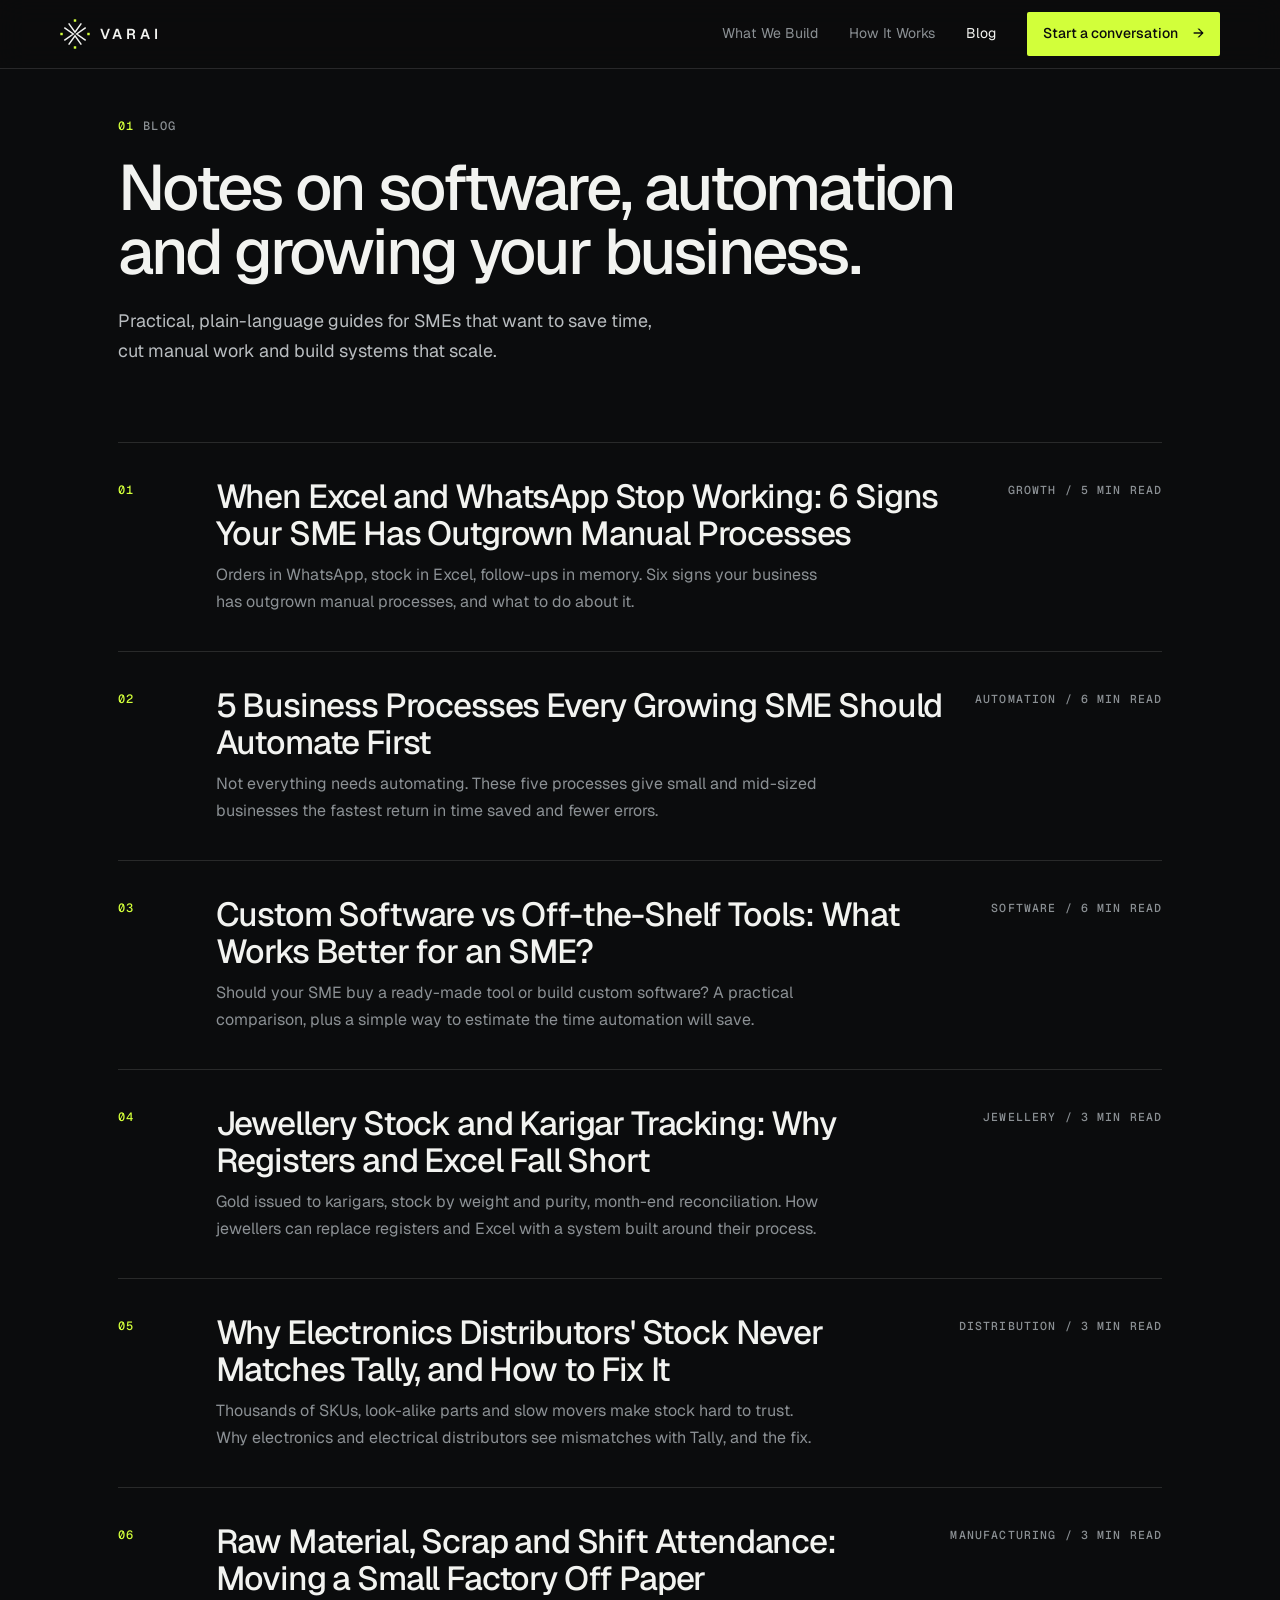
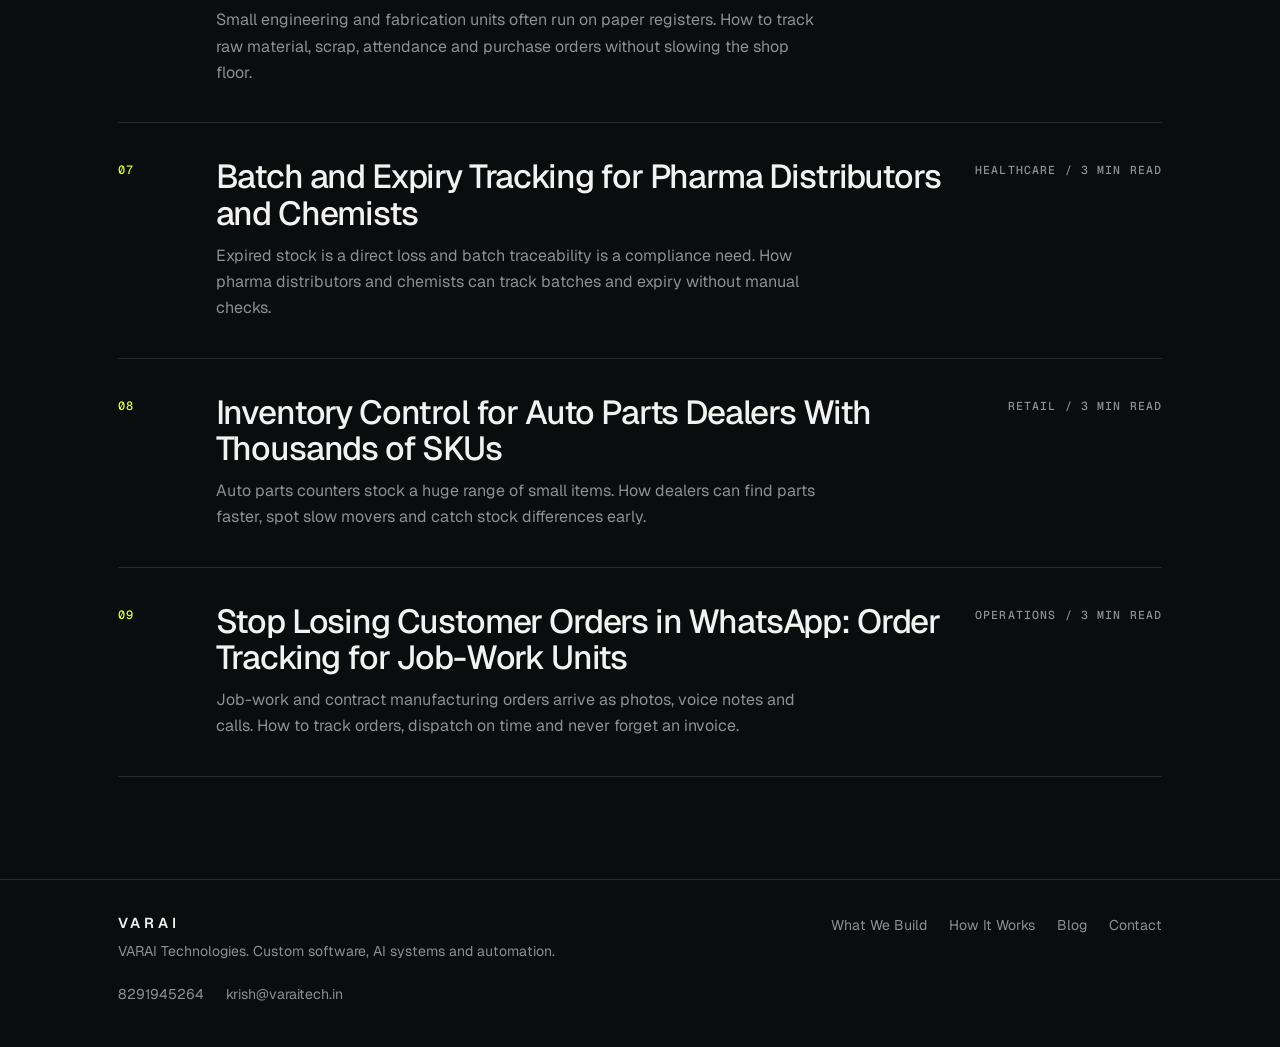
<file: blog/index.html>
<!DOCTYPE html>
<html lang="en">
<head>
<meta charset="utf-8">
<meta name="viewport" content="width=device-width, initial-scale=1, viewport-fit=cover">
<title>Blog | Software and Automation for Growing SMEs | VARAI Technologies</title>
<meta name="description" content="Practical guides on custom software, automation and process improvement for small and mid-sized businesses that want to save time and grow.">
<meta name="robots" content="index, follow, max-image-preview:large">
<meta name="theme-color" content="#0B0C0D">
<link rel="canonical" href="https://varaitech.in/blog/">
<meta property="og:type" content="website">
<meta property="og:site_name" content="VARAI Technologies">
<meta property="og:locale" content="en_IN">
<meta property="og:title" content="Blog | Software and Automation for Growing SMEs | VARAI Technologies">
<meta property="og:description" content="Practical guides on custom software, automation and process improvement for small and mid-sized businesses that want to save time and grow.">
<meta property="og:url" content="https://varaitech.in/blog/">
<meta property="og:image" content="https://varaitech.in/og-image.png">
<meta name="twitter:card" content="summary_large_image">
<meta name="twitter:title" content="Blog | Software and Automation for Growing SMEs | VARAI Technologies">
<meta name="twitter:description" content="Practical guides on custom software, automation and process improvement for small and mid-sized businesses that want to save time and grow.">
<meta name="twitter:image" content="https://varaitech.in/og-image.png">
<link rel="icon" href="/favicon.svg" type="image/svg+xml">
<link rel="apple-touch-icon" href="/apple-touch-icon.png">
<link rel="preconnect" href="https://fonts.googleapis.com"><link rel="preconnect" href="https://fonts.gstatic.com" crossorigin>
<link href="https://fonts.googleapis.com/css2?family=Geist:wght@300..700&family=Geist+Mono:wght@400;500&display=swap" rel="stylesheet">
<link rel="stylesheet" href="/blog.css">
<script type="application/ld+json">{"@context": "https://schema.org", "@graph": [{"@type": "Blog", "@id": "https://varaitech.in/blog/#blog", "url": "https://varaitech.in/blog/", "name": "VARAI Technologies Blog", "description": "Practical guides on custom software, automation and process improvement for small and mid-sized businesses that want to save time and grow.", "publisher": {"@type": "Organization", "@id": "https://varaitech.in/#org", "name": "VARAI Technologies", "url": "https://varaitech.in/"}, "blogPost": [{"@type": "BlogPosting", "headline": "When Excel and WhatsApp Stop Working: 6 Signs Your SME Has Outgrown Manual Processes", "url": "https://varaitech.in/blog/excel-whatsapp-stop-working-growing-sme/", "datePublished": "2026-10-31"}, {"@type": "BlogPosting", "headline": "5 Business Processes Every Growing SME Should Automate First", "url": "https://varaitech.in/blog/business-processes-sme-should-automate-first/", "datePublished": "2026-10-31"}, {"@type": "BlogPosting", "headline": "Custom Software vs Off-the-Shelf Tools: What Works Better for an SME?", "url": "https://varaitech.in/blog/custom-software-vs-off-the-shelf-for-sme/", "datePublished": "2026-10-31"}, {"@type": "BlogPosting", "headline": "Jewellery Stock and Karigar Tracking: Why Registers and Excel Fall Short", "url": "https://varaitech.in/blog/jewellery-stock-karigar-tracking/", "datePublished": "2026-11-02"},{"@type": "BlogPosting", "headline": "Why Electronics Distributors' Stock Never Matches Tally, and How to Fix It", "url": "https://varaitech.in/blog/electronics-distributor-stock-tally-mismatch/", "datePublished": "2026-11-02"},{"@type": "BlogPosting", "headline": "Raw Material, Scrap and Shift Attendance: Moving a Small Factory Off Paper", "url": "https://varaitech.in/blog/manufacturing-raw-material-attendance-tracking/", "datePublished": "2026-11-02"},{"@type": "BlogPosting", "headline": "Batch and Expiry Tracking for Pharma Distributors and Chemists", "url": "https://varaitech.in/blog/pharma-batch-expiry-tracking/", "datePublished": "2026-11-02"},{"@type": "BlogPosting", "headline": "Inventory Control for Auto Parts Dealers With Thousands of SKUs", "url": "https://varaitech.in/blog/auto-parts-inventory-fast-slow-movers/", "datePublished": "2026-11-02"},{"@type": "BlogPosting", "headline": "Stop Losing Customer Orders in WhatsApp: Order Tracking for Job-Work Units", "url": "https://varaitech.in/blog/job-work-order-tracking-dispatch/", "datePublished": "2026-11-02"}]}, {"@type": "BreadcrumbList", "itemListElement": [{"@type": "ListItem", "position": 1, "name": "Home", "item": "https://varaitech.in/"}, {"@type": "ListItem", "position": 2, "name": "Blog", "item": "https://varaitech.in/blog/"}]}]}</script>
</head>
<body>
<a class="sk" href="#main">Skip to content</a>
<header><div class="bar"><a class="logo" href="/" aria-label="VARAI Technologies home"><svg width="30" height="30" viewBox="-640 -640 1280 1280" aria-hidden="true"><path transform="rotate(0)" d="M-270 -456L0 -74L270 -456" fill="none" stroke="currentColor" stroke-width="64"/><path transform="rotate(90)" d="M-270 -456L0 -74L270 -456" fill="none" stroke="currentColor" stroke-width="64"/><path transform="rotate(180)" d="M-270 -456L0 -74L270 -456" fill="none" stroke="currentColor" stroke-width="64"/><path transform="rotate(270)" d="M-270 -456L0 -74L270 -456" fill="none" stroke="currentColor" stroke-width="64"/><rect x="-52.0" y="-627.0" width="104" height="104" fill="#D2FF3A"/><rect x="-52.0" y="523.0" width="104" height="104" fill="#D2FF3A"/><rect x="-627.0" y="-52.0" width="104" height="104" fill="#D2FF3A"/><rect x="523.0" y="-52.0" width="104" height="104" fill="#D2FF3A"/></svg>VARAI</a>
<nav class="nl" aria-label="Primary"><a class="h" href="/#build">What We Build</a><a class="h" href="/#how">How It Works</a><a href="/blog/" aria-current="page">Blog</a><a class="btn" href="mailto:krish@varaitech.in?subject=Starting%20a%20conversation%20with%20VARAI">Start a conversation <i aria-hidden="true" style="font-style:normal">→</i></a></nav></div></header>
<main id="main"><div class="wrap">
<p class="lbl"><b>01</b> Blog</p>
<h1>Notes on software, automation and growing your business.</h1>
<p class="lead">Practical, plain-language guides for SMEs that want to save time, cut manual work and build systems that scale.</p>
<div class="list">
<a class="card" href="/blog/excel-whatsapp-stop-working-growing-sme/"><span class="n">01</span><div><h2>When Excel and WhatsApp Stop Working: 6 Signs Your SME Has Outgrown Manual Processes</h2><p>Orders in WhatsApp, stock in Excel, follow-ups in memory. Six signs your business has outgrown manual processes, and what to do about it.</p></div><span class="mt">Growth / 5 min read</span></a>
<a class="card" href="/blog/business-processes-sme-should-automate-first/"><span class="n">02</span><div><h2>5 Business Processes Every Growing SME Should Automate First</h2><p>Not everything needs automating. These five processes give small and mid-sized businesses the fastest return in time saved and fewer errors.</p></div><span class="mt">Automation / 6 min read</span></a>
<a class="card" href="/blog/custom-software-vs-off-the-shelf-for-sme/"><span class="n">03</span><div><h2>Custom Software vs Off-the-Shelf Tools: What Works Better for an SME?</h2><p>Should your SME buy a ready-made tool or build custom software? A practical comparison, plus a simple way to estimate the time automation will save.</p></div><span class="mt">Software / 6 min read</span></a>
<a class="card" href="/blog/jewellery-stock-karigar-tracking/"><span class="n">04</span><div><h2>Jewellery Stock and Karigar Tracking: Why Registers and Excel Fall Short</h2><p>Gold issued to karigars, stock by weight and purity, month-end reconciliation. How jewellers can replace registers and Excel with a system built around their process.</p></div><span class="mt">Jewellery / 3 min read</span></a>
<a class="card" href="/blog/electronics-distributor-stock-tally-mismatch/"><span class="n">05</span><div><h2>Why Electronics Distributors&#x27; Stock Never Matches Tally, and How to Fix It</h2><p>Thousands of SKUs, look-alike parts and slow movers make stock hard to trust. Why electronics and electrical distributors see mismatches with Tally, and the fix.</p></div><span class="mt">Distribution / 3 min read</span></a>
<a class="card" href="/blog/manufacturing-raw-material-attendance-tracking/"><span class="n">06</span><div><h2>Raw Material, Scrap and Shift Attendance: Moving a Small Factory Off Paper</h2><p>Small engineering and fabrication units often run on paper registers. How to track raw material, scrap, attendance and purchase orders without slowing the shop floor.</p></div><span class="mt">Manufacturing / 3 min read</span></a>
<a class="card" href="/blog/pharma-batch-expiry-tracking/"><span class="n">07</span><div><h2>Batch and Expiry Tracking for Pharma Distributors and Chemists</h2><p>Expired stock is a direct loss and batch traceability is a compliance need. How pharma distributors and chemists can track batches and expiry without manual checks.</p></div><span class="mt">Healthcare / 3 min read</span></a>
<a class="card" href="/blog/auto-parts-inventory-fast-slow-movers/"><span class="n">08</span><div><h2>Inventory Control for Auto Parts Dealers With Thousands of SKUs</h2><p>Auto parts counters stock a huge range of small items. How dealers can find parts faster, spot slow movers and catch stock differences early.</p></div><span class="mt">Retail / 3 min read</span></a>
<a class="card" href="/blog/job-work-order-tracking-dispatch/"><span class="n">09</span><div><h2>Stop Losing Customer Orders in WhatsApp: Order Tracking for Job-Work Units</h2><p>Job-work and contract manufacturing orders arrive as photos, voice notes and calls. How to track orders, dispatch on time and never forget an invoice.</p></div><span class="mt">Operations / 3 min read</span></a>
</div></div></main>
<footer><div class="wrap"><div class="fg"><div><strong>VARAI</strong><p>VARAI Technologies. Custom software, AI systems and automation.</p></div>
<ul><li><a href="/#build">What We Build</a></li><li><a href="/#how">How It Works</a></li><li><a href="/blog/">Blog</a></li><li><a href="/#contact">Contact</a></li></ul>
<ul><li><a href="tel:+918291945264">8291945264</a></li><li><a href="mailto:krish@varaitech.in">krish@varaitech.in</a></li></ul></div></div></footer>
</body>
</html>
</file>
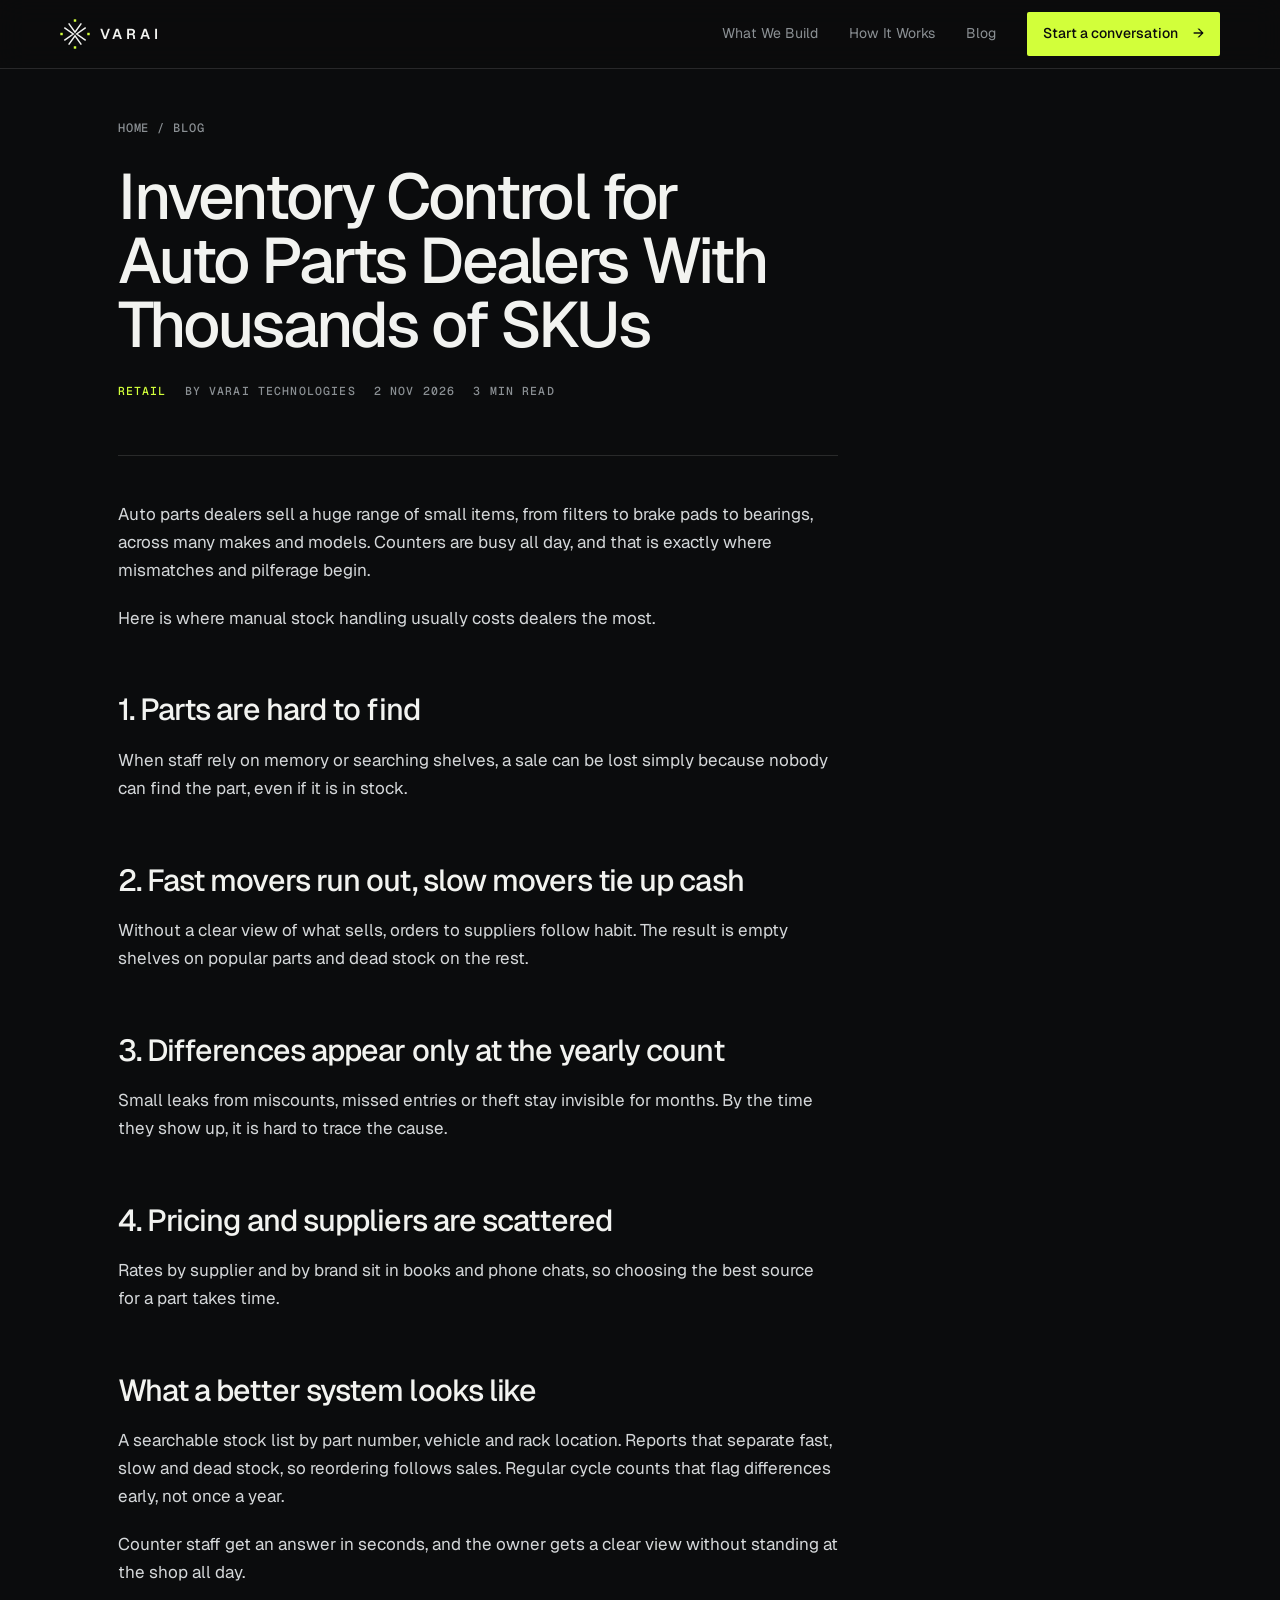
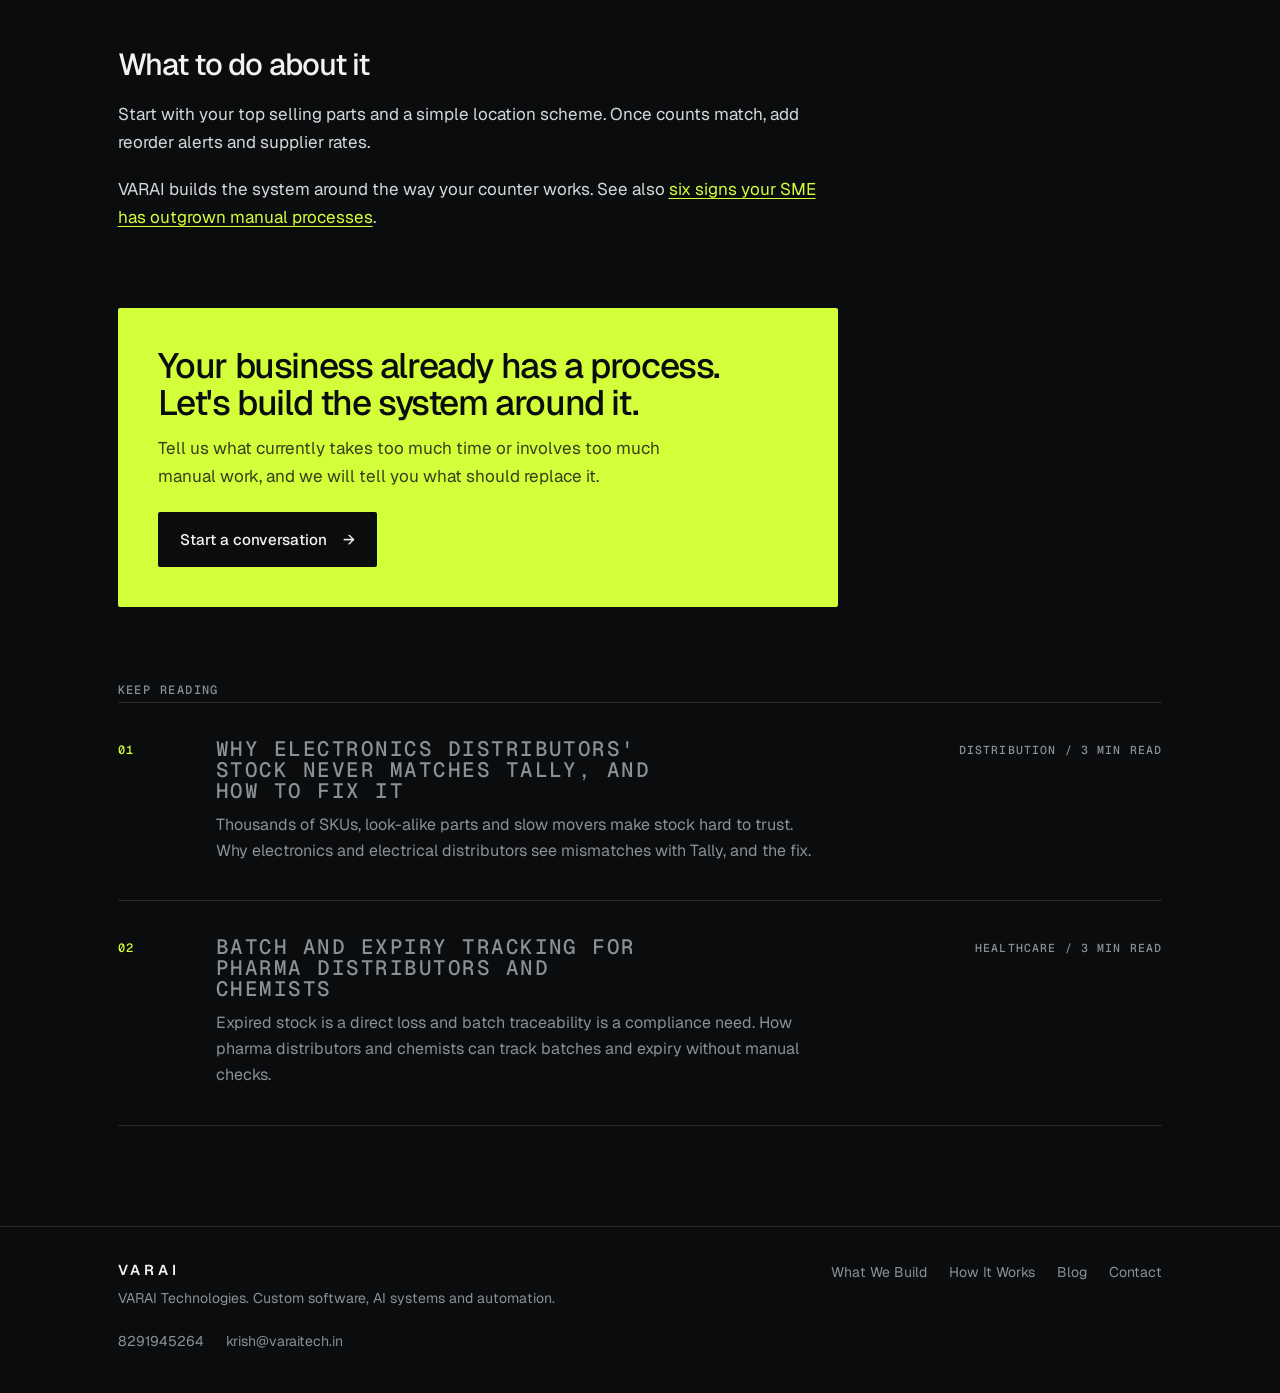
<file: blog/auto-parts-inventory-fast-slow-movers/index.html>
<!DOCTYPE html>
<html lang="en">
<head>
<meta charset="utf-8">
<meta name="viewport" content="width=device-width, initial-scale=1, viewport-fit=cover">
<title>Inventory Control for Auto Parts Dealers With Thousands of SKUs | VARAI</title>
<meta name="description" content="Auto parts counters stock a huge range of small items. How dealers can find parts faster, spot slow movers and catch stock differences early.">
<meta name="robots" content="index, follow, max-image-preview:large">
<meta name="theme-color" content="#0B0C0D">
<link rel="canonical" href="https://varaitech.in/blog/auto-parts-inventory-fast-slow-movers/">
<meta property="og:type" content="article">
<meta property="og:site_name" content="VARAI Technologies">
<meta property="article:published_time" content="2026-11-02">
<meta property="og:locale" content="en_IN">
<meta property="og:title" content="Inventory Control for Auto Parts Dealers With Thousands of SKUs | VARAI">
<meta property="og:description" content="Auto parts counters stock a huge range of small items. How dealers can find parts faster, spot slow movers and catch stock differences early.">
<meta property="og:url" content="https://varaitech.in/blog/auto-parts-inventory-fast-slow-movers/">
<meta property="og:image" content="https://varaitech.in/og-image.png">
<meta name="twitter:card" content="summary_large_image">
<meta name="twitter:title" content="Inventory Control for Auto Parts Dealers With Thousands of SKUs | VARAI">
<meta name="twitter:description" content="Auto parts counters stock a huge range of small items. How dealers can find parts faster, spot slow movers and catch stock differences early.">
<meta name="twitter:image" content="https://varaitech.in/og-image.png">
<link rel="icon" href="/favicon.svg" type="image/svg+xml">
<link rel="apple-touch-icon" href="/apple-touch-icon.png">
<link rel="preconnect" href="https://fonts.googleapis.com"><link rel="preconnect" href="https://fonts.gstatic.com" crossorigin>
<link href="https://fonts.googleapis.com/css2?family=Geist:wght@300..700&family=Geist+Mono:wght@400;500&display=swap" rel="stylesheet">
<link rel="stylesheet" href="/blog.css">
<script type="application/ld+json">{"@context": "https://schema.org", "@graph": [{"@type": "BlogPosting", "@id": "https://varaitech.in/blog/auto-parts-inventory-fast-slow-movers/#post", "headline": "Inventory Control for Auto Parts Dealers With Thousands of SKUs", "description": "Auto parts counters stock a huge range of small items. How dealers can find parts faster, spot slow movers and catch stock differences early.", "image": "https://varaitech.in/og-image.png", "datePublished": "2026-11-02", "dateModified": "2026-11-02", "inLanguage": "en-IN", "mainEntityOfPage": "https://varaitech.in/blog/auto-parts-inventory-fast-slow-movers/", "author": {"@type": "Organization", "@id": "https://varaitech.in/#org", "name": "VARAI Technologies", "url": "https://varaitech.in/"}, "publisher": {"@type": "Organization", "@id": "https://varaitech.in/#org", "name": "VARAI Technologies", "url": "https://varaitech.in/"}}, {"@type": "BreadcrumbList", "itemListElement": [{"@type": "ListItem", "position": 1, "name": "Home", "item": "https://varaitech.in/"}, {"@type": "ListItem", "position": 2, "name": "Blog", "item": "https://varaitech.in/blog/"}, {"@type": "ListItem", "position": 3, "name": "Auto Parts Inventory Control", "item": "https://varaitech.in/blog/auto-parts-inventory-fast-slow-movers/"}]}]}</script>
</head>
<body>
<a class="sk" href="#main">Skip to content</a>
<header><div class="bar"><a class="logo" href="/" aria-label="VARAI Technologies home"><svg width="30" height="30" viewBox="-640 -640 1280 1280" aria-hidden="true"><path transform="rotate(0)" d="M-270 -456L0 -74L270 -456" fill="none" stroke="currentColor" stroke-width="64"/><path transform="rotate(90)" d="M-270 -456L0 -74L270 -456" fill="none" stroke="currentColor" stroke-width="64"/><path transform="rotate(180)" d="M-270 -456L0 -74L270 -456" fill="none" stroke="currentColor" stroke-width="64"/><path transform="rotate(270)" d="M-270 -456L0 -74L270 -456" fill="none" stroke="currentColor" stroke-width="64"/><rect x="-52.0" y="-627.0" width="104" height="104" fill="#D2FF3A"/><rect x="-52.0" y="523.0" width="104" height="104" fill="#D2FF3A"/><rect x="-627.0" y="-52.0" width="104" height="104" fill="#D2FF3A"/><rect x="523.0" y="-52.0" width="104" height="104" fill="#D2FF3A"/></svg>VARAI</a>
<nav class="nl" aria-label="Primary"><a class="h" href="/#build">What We Build</a><a class="h" href="/#how">How It Works</a><a href="/blog/" >Blog</a><a class="btn" href="mailto:krish@varaitech.in?subject=Starting%20a%20conversation%20with%20VARAI">Start a conversation <i aria-hidden="true" style="font-style:normal">→</i></a></nav></div></header>
<main id="main"><div class="wrap"><article>
<p class="crumb"><a href="/">Home</a> / <a href="/blog/">Blog</a></p>
<h1>Inventory Control for Auto Parts Dealers With Thousands of SKUs</h1>
<div class="meta"><b>Retail</b><span>By VARAI Technologies</span><time datetime="2026-11-02">2 Nov 2026</time><span>3 min read</span></div>
<div class="body">
<p>Auto parts dealers sell a huge range of small items, from filters to brake pads to bearings, across many makes and models. Counters are busy all day, and that is exactly where mismatches and pilferage begin.</p>
<p>Here is where manual stock handling usually costs dealers the most.</p>
<h2>1. Parts are hard to find</h2>
<p>When staff rely on memory or searching shelves, a sale can be lost simply because nobody can find the part, even if it is in stock.</p>
<h2>2. Fast movers run out, slow movers tie up cash</h2>
<p>Without a clear view of what sells, orders to suppliers follow habit. The result is empty shelves on popular parts and dead stock on the rest.</p>
<h2>3. Differences appear only at the yearly count</h2>
<p>Small leaks from miscounts, missed entries or theft stay invisible for months. By the time they show up, it is hard to trace the cause.</p>
<h2>4. Pricing and suppliers are scattered</h2>
<p>Rates by supplier and by brand sit in books and phone chats, so choosing the best source for a part takes time.</p>
<h2>What a better system looks like</h2>
<p>A searchable stock list by part number, vehicle and rack location. Reports that separate fast, slow and dead stock, so reordering follows sales. Regular cycle counts that flag differences early, not once a year.</p>
<p>Counter staff get an answer in seconds, and the owner gets a clear view without standing at the shop all day.</p>
<h2>What to do about it</h2>
<p>Start with your top selling parts and a simple location scheme. Once counts match, add reorder alerts and supplier rates.</p>
<p>VARAI builds the system around the way your counter works. See also <a href="/blog/excel-whatsapp-stop-working-growing-sme/">six signs your SME has outgrown manual processes</a>.</p>
</div>
<aside class="cta"><h2>Your business already has a process. Let's build the system around it.</h2><p>Tell us what currently takes too much time or involves too much manual work, and we will tell you what should replace it.</p><a class="btn lg" href="mailto:krish@varaitech.in?subject=Starting%20a%20conversation%20with%20VARAI">Start a conversation <i aria-hidden="true" style="font-style:normal">→</i></a></aside>
</article>
<section class="more" aria-label="More articles"><h2>Keep reading</h2><div class="list" style="margin:0">
<a class="card" href="/blog/electronics-distributor-stock-tally-mismatch/"><span class="n">01</span><div><h2>Why Electronics Distributors&#x27; Stock Never Matches Tally, and How to Fix It</h2><p>Thousands of SKUs, look-alike parts and slow movers make stock hard to trust. Why electronics and electrical distributors see mismatches with Tally, and the fix.</p></div><span class="mt">Distribution / 3 min read</span></a>
<a class="card" href="/blog/pharma-batch-expiry-tracking/"><span class="n">02</span><div><h2>Batch and Expiry Tracking for Pharma Distributors and Chemists</h2><p>Expired stock is a direct loss and batch traceability is a compliance need. How pharma distributors and chemists can track batches and expiry without manual checks.</p></div><span class="mt">Healthcare / 3 min read</span></a>
</div></section></div></main>
<footer><div class="wrap"><div class="fg"><div><strong>VARAI</strong><p>VARAI Technologies. Custom software, AI systems and automation.</p></div>
<ul><li><a href="/#build">What We Build</a></li><li><a href="/#how">How It Works</a></li><li><a href="/blog/">Blog</a></li><li><a href="/#contact">Contact</a></li></ul>
<ul><li><a href="tel:+918291945264">8291945264</a></li><li><a href="mailto:krish@varaitech.in">krish@varaitech.in</a></li></ul></div></div></footer>
</body>
</html>
</file>
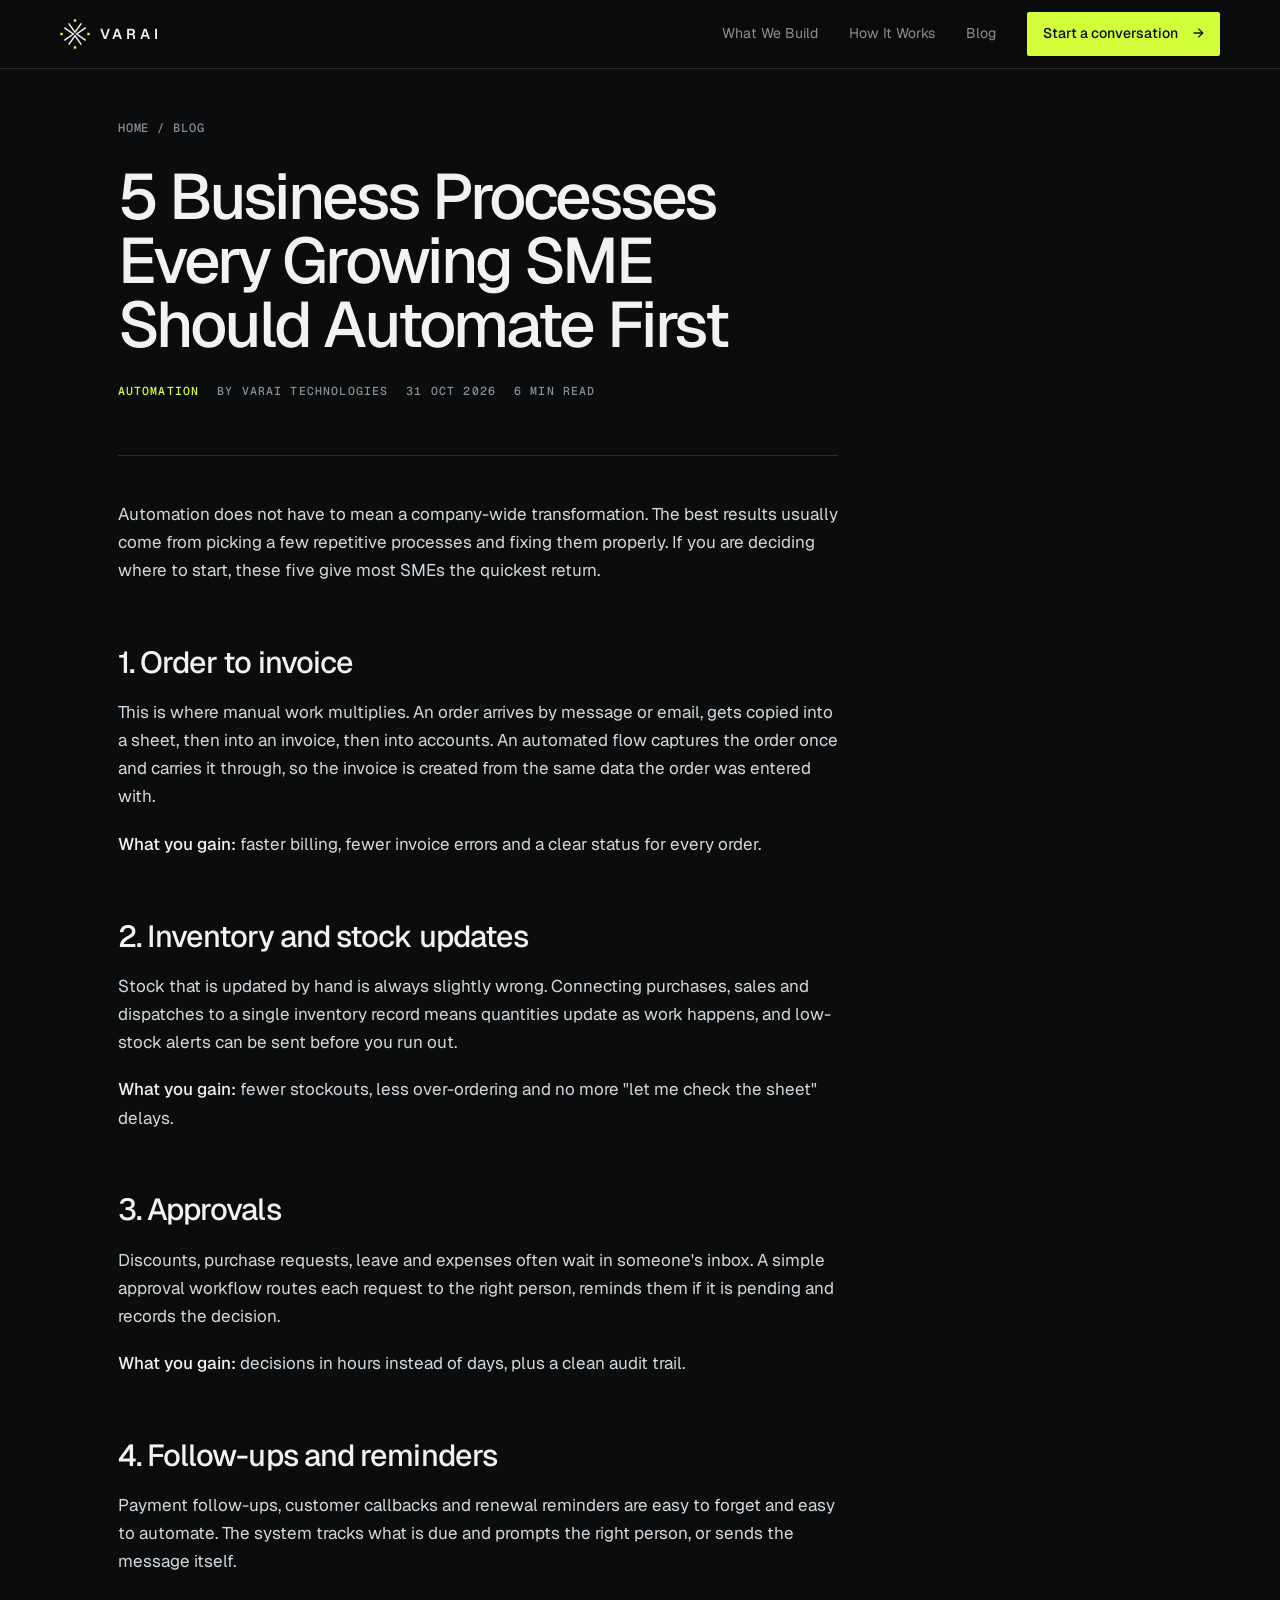
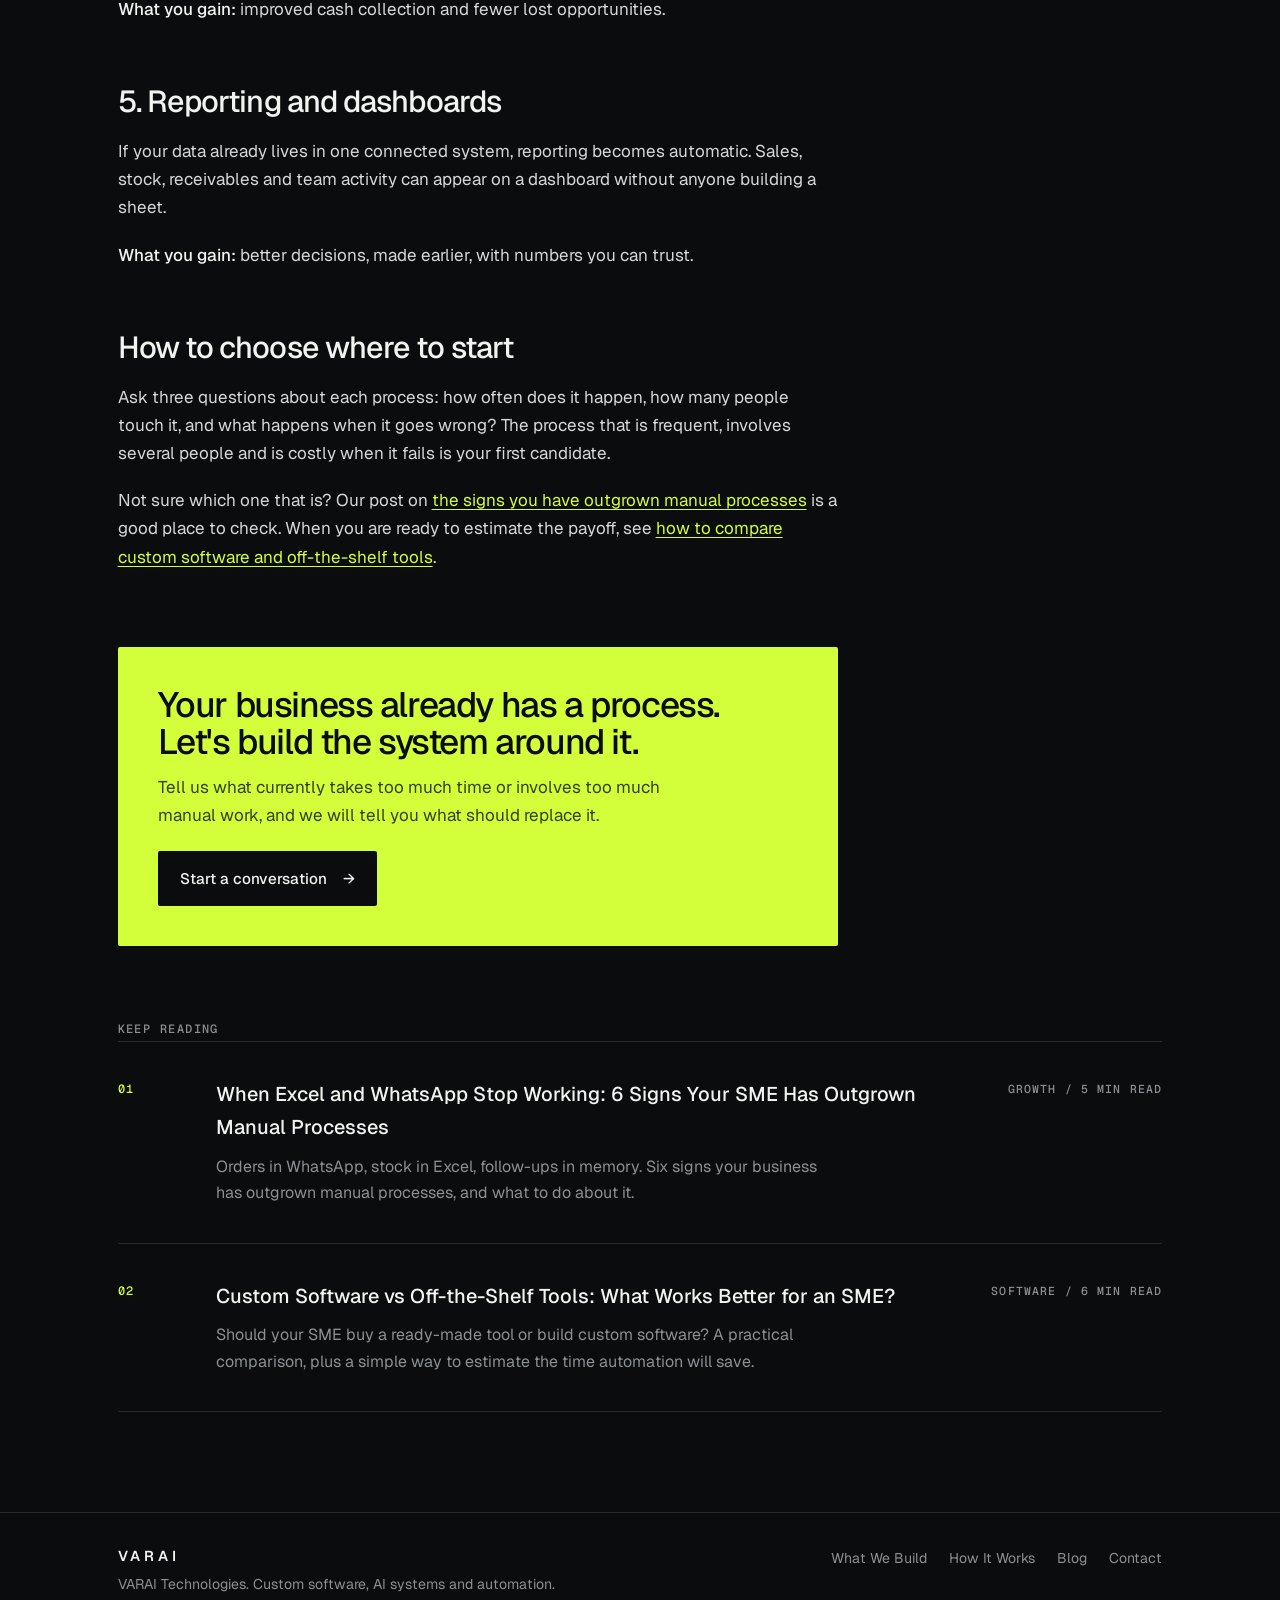
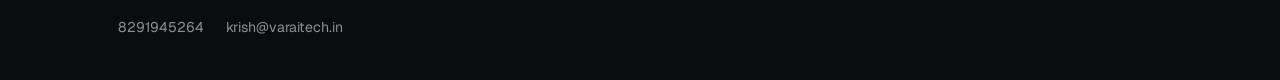
<file: blog/business-processes-sme-should-automate-first/index.html>
<!DOCTYPE html>
<html lang="en">
<head>
<meta charset="utf-8">
<meta name="viewport" content="width=device-width, initial-scale=1, viewport-fit=cover">
<title>5 Business Processes Every Growing SME Should Automate First | VARAI</title>
<meta name="description" content="Not everything needs automating. These five processes give small and mid-sized businesses the fastest return in time saved and fewer errors.">
<meta name="robots" content="index, follow, max-image-preview:large">
<meta name="theme-color" content="#0B0C0D">
<link rel="canonical" href="https://varaitech.in/blog/business-processes-sme-should-automate-first/">
<meta property="og:type" content="article">
<meta property="og:site_name" content="VARAI Technologies">
<meta property="article:published_time" content="2026-10-31">
<meta property="og:locale" content="en_IN">
<meta property="og:title" content="5 Business Processes Every Growing SME Should Automate First | VARAI">
<meta property="og:description" content="Not everything needs automating. These five processes give small and mid-sized businesses the fastest return in time saved and fewer errors.">
<meta property="og:url" content="https://varaitech.in/blog/business-processes-sme-should-automate-first/">
<meta property="og:image" content="https://varaitech.in/og-image.png">
<meta name="twitter:card" content="summary_large_image">
<meta name="twitter:title" content="5 Business Processes Every Growing SME Should Automate First | VARAI">
<meta name="twitter:description" content="Not everything needs automating. These five processes give small and mid-sized businesses the fastest return in time saved and fewer errors.">
<meta name="twitter:image" content="https://varaitech.in/og-image.png">
<link rel="icon" href="/favicon.svg" type="image/svg+xml">
<link rel="apple-touch-icon" href="/apple-touch-icon.png">
<link rel="preconnect" href="https://fonts.googleapis.com"><link rel="preconnect" href="https://fonts.gstatic.com" crossorigin>
<link href="https://fonts.googleapis.com/css2?family=Geist:wght@300..700&family=Geist+Mono:wght@400;500&display=swap" rel="stylesheet">
<link rel="stylesheet" href="/blog.css">
<script type="application/ld+json">{"@context": "https://schema.org", "@graph": [{"@type": "BlogPosting", "@id": "https://varaitech.in/blog/business-processes-sme-should-automate-first/#post", "headline": "5 Business Processes Every Growing SME Should Automate First", "description": "Not everything needs automating. These five processes give small and mid-sized businesses the fastest return in time saved and fewer errors.", "image": "https://varaitech.in/og-image.png", "datePublished": "2026-10-31", "dateModified": "2026-10-31", "inLanguage": "en-IN", "mainEntityOfPage": "https://varaitech.in/blog/business-processes-sme-should-automate-first/", "author": {"@type": "Organization", "@id": "https://varaitech.in/#org", "name": "VARAI Technologies", "url": "https://varaitech.in/"}, "publisher": {"@type": "Organization", "@id": "https://varaitech.in/#org", "name": "VARAI Technologies", "url": "https://varaitech.in/"}}, {"@type": "BreadcrumbList", "itemListElement": [{"@type": "ListItem", "position": 1, "name": "Home", "item": "https://varaitech.in/"}, {"@type": "ListItem", "position": 2, "name": "Blog", "item": "https://varaitech.in/blog/"}, {"@type": "ListItem", "position": 3, "name": "5 Processes Every SME Should Automate First", "item": "https://varaitech.in/blog/business-processes-sme-should-automate-first/"}]}]}</script>
</head>
<body>
<a class="sk" href="#main">Skip to content</a>
<header><div class="bar"><a class="logo" href="/" aria-label="VARAI Technologies home"><svg width="30" height="30" viewBox="-640 -640 1280 1280" aria-hidden="true"><path transform="rotate(0)" d="M-270 -456L0 -74L270 -456" fill="none" stroke="currentColor" stroke-width="64"/><path transform="rotate(90)" d="M-270 -456L0 -74L270 -456" fill="none" stroke="currentColor" stroke-width="64"/><path transform="rotate(180)" d="M-270 -456L0 -74L270 -456" fill="none" stroke="currentColor" stroke-width="64"/><path transform="rotate(270)" d="M-270 -456L0 -74L270 -456" fill="none" stroke="currentColor" stroke-width="64"/><rect x="-52.0" y="-627.0" width="104" height="104" fill="#D2FF3A"/><rect x="-52.0" y="523.0" width="104" height="104" fill="#D2FF3A"/><rect x="-627.0" y="-52.0" width="104" height="104" fill="#D2FF3A"/><rect x="523.0" y="-52.0" width="104" height="104" fill="#D2FF3A"/></svg>VARAI</a>
<nav class="nl" aria-label="Primary"><a class="h" href="/#build">What We Build</a><a class="h" href="/#how">How It Works</a><a href="/blog/" >Blog</a><a class="btn" href="mailto:krish@varaitech.in?subject=Starting%20a%20conversation%20with%20VARAI">Start a conversation <i aria-hidden="true" style="font-style:normal">→</i></a></nav></div></header>
<main id="main"><div class="wrap"><article>
<p class="crumb"><a href="/">Home</a> / <a href="/blog/">Blog</a></p>
<h1>5 Business Processes Every Growing SME Should Automate First</h1>
<div class="meta"><b>Automation</b><span>By VARAI Technologies</span><time datetime="2026-10-31">31 Oct 2026</time><span>6 min read</span></div>
<div class="body">
<p>Automation does not have to mean a company-wide transformation. The best results usually come from picking a few repetitive processes and fixing them properly. If you are deciding where to start, these five give most SMEs the quickest return.</p>
<h2>1. Order to invoice</h2>
<p>This is where manual work multiplies. An order arrives by message or email, gets copied into a sheet, then into an invoice, then into accounts. An automated flow captures the order once and carries it through, so the invoice is created from the same data the order was entered with.</p>
<p><strong>What you gain:</strong> faster billing, fewer invoice errors and a clear status for every order.</p>
<h2>2. Inventory and stock updates</h2>
<p>Stock that is updated by hand is always slightly wrong. Connecting purchases, sales and dispatches to a single inventory record means quantities update as work happens, and low-stock alerts can be sent before you run out.</p>
<p><strong>What you gain:</strong> fewer stockouts, less over-ordering and no more "let me check the sheet" delays.</p>
<h2>3. Approvals</h2>
<p>Discounts, purchase requests, leave and expenses often wait in someone's inbox. A simple approval workflow routes each request to the right person, reminds them if it is pending and records the decision.</p>
<p><strong>What you gain:</strong> decisions in hours instead of days, plus a clean audit trail.</p>
<h2>4. Follow-ups and reminders</h2>
<p>Payment follow-ups, customer callbacks and renewal reminders are easy to forget and easy to automate. The system tracks what is due and prompts the right person, or sends the message itself.</p>
<p><strong>What you gain:</strong> improved cash collection and fewer lost opportunities.</p>
<h2>5. Reporting and dashboards</h2>
<p>If your data already lives in one connected system, reporting becomes automatic. Sales, stock, receivables and team activity can appear on a dashboard without anyone building a sheet.</p>
<p><strong>What you gain:</strong> better decisions, made earlier, with numbers you can trust.</p>
<h2>How to choose where to start</h2>
<p>Ask three questions about each process: how often does it happen, how many people touch it, and what happens when it goes wrong? The process that is frequent, involves several people and is costly when it fails is your first candidate.</p>
<p>Not sure which one that is? Our post on <a href="/blog/excel-whatsapp-stop-working-growing-sme/">the signs you have outgrown manual processes</a> is a good place to check. When you are ready to estimate the payoff, see <a href="/blog/custom-software-vs-off-the-shelf-for-sme/">how to compare custom software and off-the-shelf tools</a>.</p>
</div>
<aside class="cta"><h2>Your business already has a process. Let's build the system around it.</h2><p>Tell us what currently takes too much time or involves too much manual work, and we will tell you what should replace it.</p><a class="btn lg" href="mailto:krish@varaitech.in?subject=Starting%20a%20conversation%20with%20VARAI">Start a conversation <i aria-hidden="true" style="font-style:normal">→</i></a></aside>
</article>
<section class="more" aria-label="More articles"><h2>Keep reading</h2><div class="list" style="margin:0">
<a class="card" href="/blog/excel-whatsapp-stop-working-growing-sme/"><span class="n">01</span><div><h3>When Excel and WhatsApp Stop Working: 6 Signs Your SME Has Outgrown Manual Processes</h3><p>Orders in WhatsApp, stock in Excel, follow-ups in memory. Six signs your business has outgrown manual processes, and what to do about it.</p></div><span class="mt">Growth / 5 min read</span></a>
<a class="card" href="/blog/custom-software-vs-off-the-shelf-for-sme/"><span class="n">02</span><div><h3>Custom Software vs Off-the-Shelf Tools: What Works Better for an SME?</h3><p>Should your SME buy a ready-made tool or build custom software? A practical comparison, plus a simple way to estimate the time automation will save.</p></div><span class="mt">Software / 6 min read</span></a>
</div></section></div></main>
<footer><div class="wrap"><div class="fg"><div><strong>VARAI</strong><p>VARAI Technologies. Custom software, AI systems and automation.</p></div>
<ul><li><a href="/#build">What We Build</a></li><li><a href="/#how">How It Works</a></li><li><a href="/blog/">Blog</a></li><li><a href="/#contact">Contact</a></li></ul>
<ul><li><a href="tel:+918291945264">8291945264</a></li><li><a href="mailto:krish@varaitech.in">krish@varaitech.in</a></li></ul></div></div></footer>
</body>
</html>
</file>
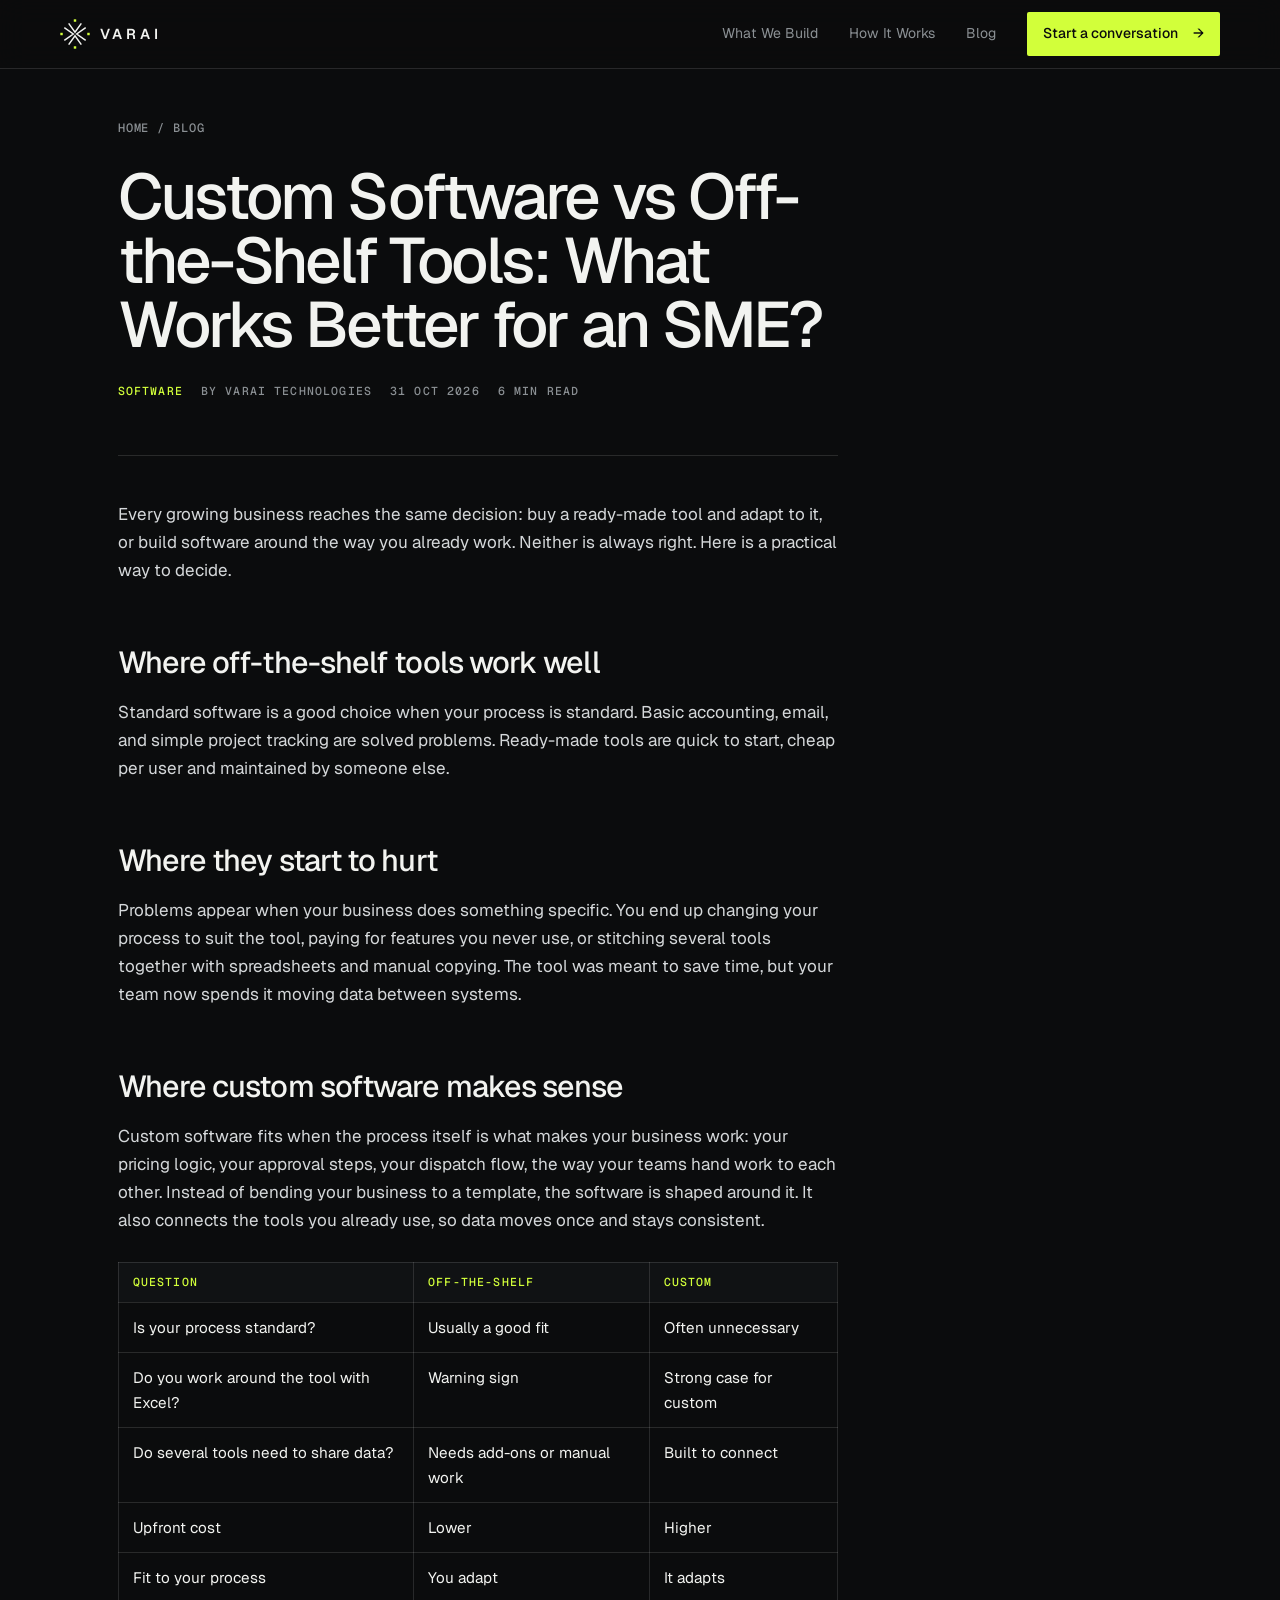
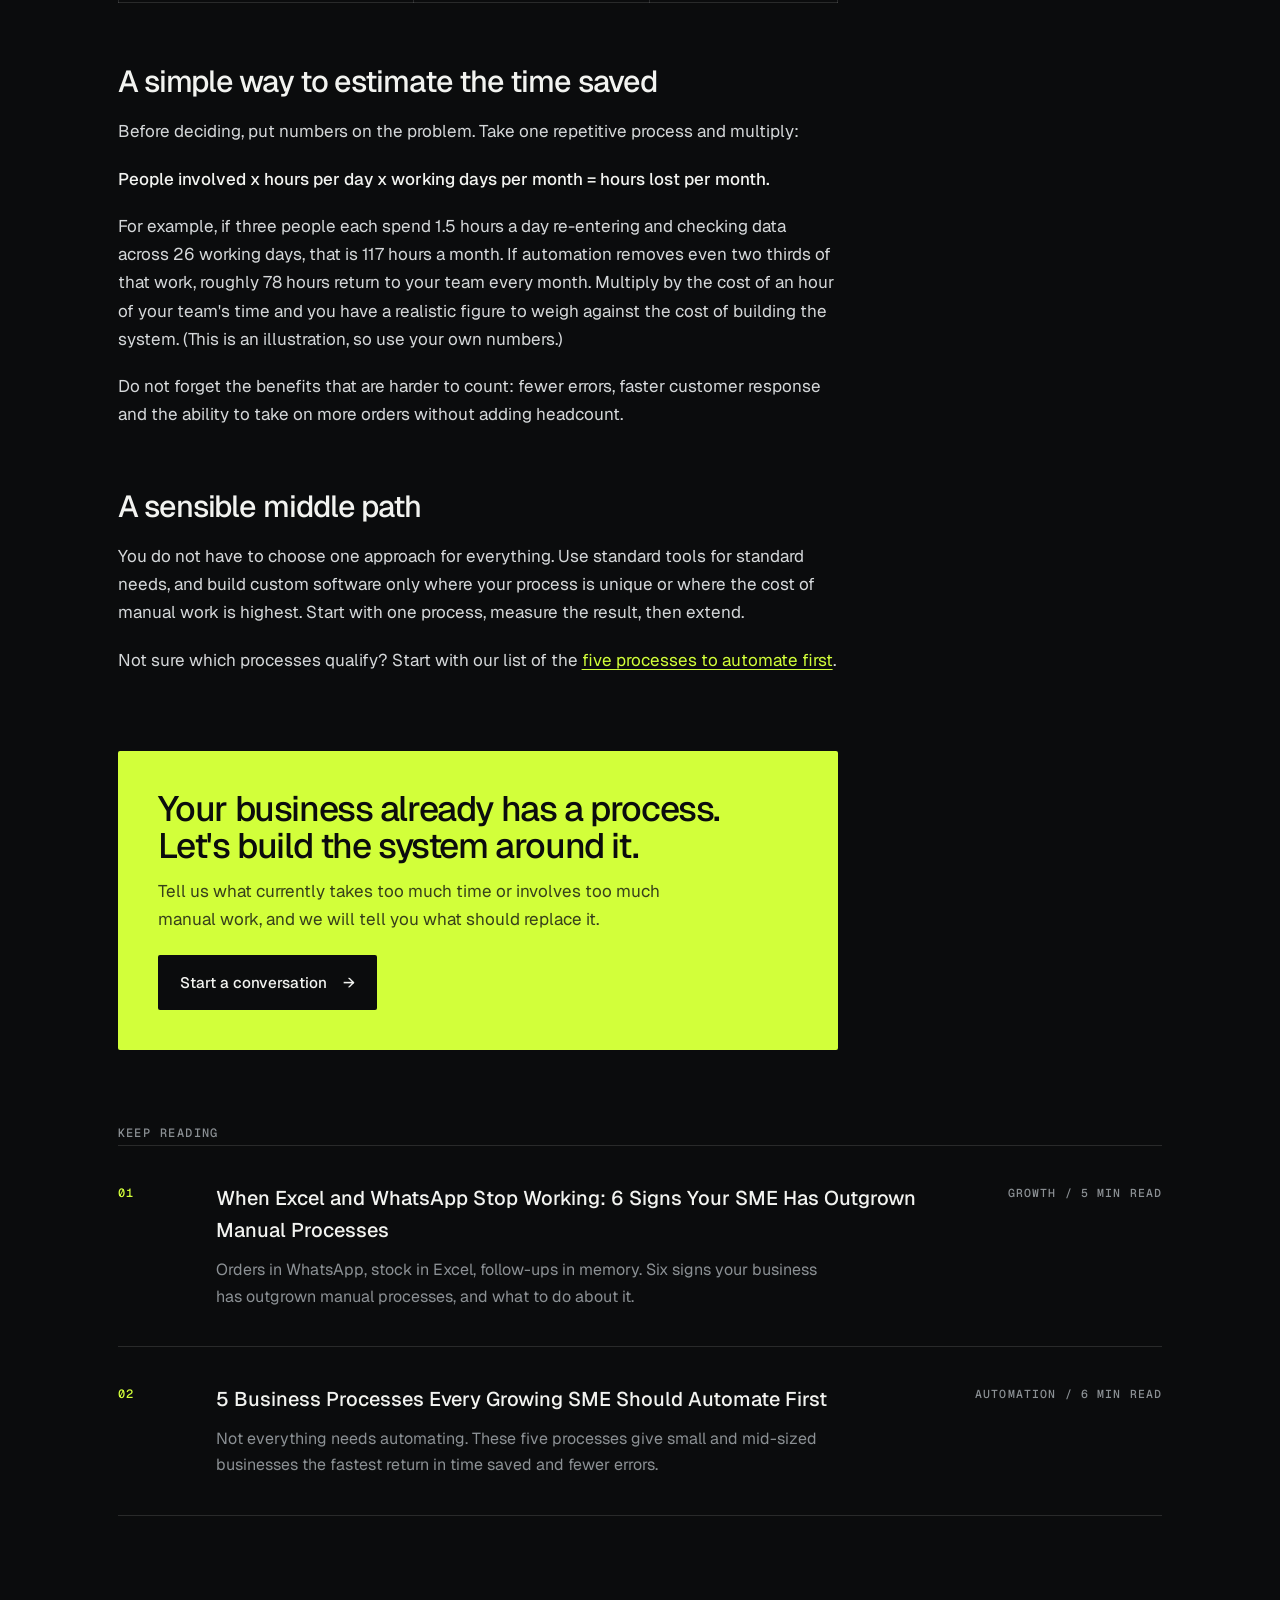
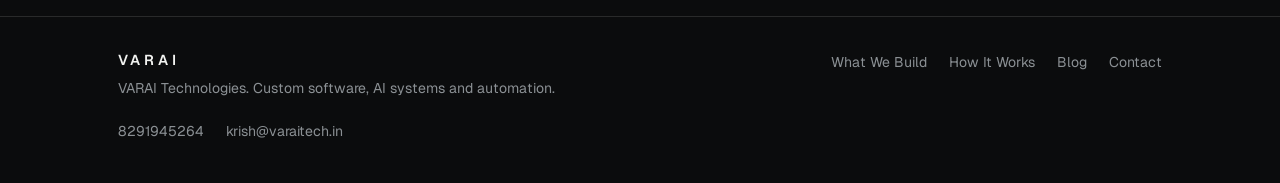
<file: blog/custom-software-vs-off-the-shelf-for-sme/index.html>
<!DOCTYPE html>
<html lang="en">
<head>
<meta charset="utf-8">
<meta name="viewport" content="width=device-width, initial-scale=1, viewport-fit=cover">
<title>Custom Software vs Off-the-Shelf Tools: What Works Better for an SME? | VARAI</title>
<meta name="description" content="Should your SME buy a ready-made tool or build custom software? A practical comparison, plus a simple way to estimate the time automation will save.">
<meta name="robots" content="index, follow, max-image-preview:large">
<meta name="theme-color" content="#0B0C0D">
<link rel="canonical" href="https://varaitech.in/blog/custom-software-vs-off-the-shelf-for-sme/">
<meta property="og:type" content="article">
<meta property="og:site_name" content="VARAI Technologies">
<meta property="article:published_time" content="2026-10-31">
<meta property="og:locale" content="en_IN">
<meta property="og:title" content="Custom Software vs Off-the-Shelf Tools: What Works Better for an SME? | VARAI">
<meta property="og:description" content="Should your SME buy a ready-made tool or build custom software? A practical comparison, plus a simple way to estimate the time automation will save.">
<meta property="og:url" content="https://varaitech.in/blog/custom-software-vs-off-the-shelf-for-sme/">
<meta property="og:image" content="https://varaitech.in/og-image.png">
<meta name="twitter:card" content="summary_large_image">
<meta name="twitter:title" content="Custom Software vs Off-the-Shelf Tools: What Works Better for an SME? | VARAI">
<meta name="twitter:description" content="Should your SME buy a ready-made tool or build custom software? A practical comparison, plus a simple way to estimate the time automation will save.">
<meta name="twitter:image" content="https://varaitech.in/og-image.png">
<link rel="icon" href="/favicon.svg" type="image/svg+xml">
<link rel="apple-touch-icon" href="/apple-touch-icon.png">
<link rel="preconnect" href="https://fonts.googleapis.com"><link rel="preconnect" href="https://fonts.gstatic.com" crossorigin>
<link href="https://fonts.googleapis.com/css2?family=Geist:wght@300..700&family=Geist+Mono:wght@400;500&display=swap" rel="stylesheet">
<link rel="stylesheet" href="/blog.css">
<script type="application/ld+json">{"@context": "https://schema.org", "@graph": [{"@type": "BlogPosting", "@id": "https://varaitech.in/blog/custom-software-vs-off-the-shelf-for-sme/#post", "headline": "Custom Software vs Off-the-Shelf Tools: What Works Better for an SME?", "description": "Should your SME buy a ready-made tool or build custom software? A practical comparison, plus a simple way to estimate the time automation will save.", "image": "https://varaitech.in/og-image.png", "datePublished": "2026-10-31", "dateModified": "2026-10-31", "inLanguage": "en-IN", "mainEntityOfPage": "https://varaitech.in/blog/custom-software-vs-off-the-shelf-for-sme/", "author": {"@type": "Organization", "@id": "https://varaitech.in/#org", "name": "VARAI Technologies", "url": "https://varaitech.in/"}, "publisher": {"@type": "Organization", "@id": "https://varaitech.in/#org", "name": "VARAI Technologies", "url": "https://varaitech.in/"}}, {"@type": "BreadcrumbList", "itemListElement": [{"@type": "ListItem", "position": 1, "name": "Home", "item": "https://varaitech.in/"}, {"@type": "ListItem", "position": 2, "name": "Blog", "item": "https://varaitech.in/blog/"}, {"@type": "ListItem", "position": 3, "name": "Custom Software vs Off-the-Shelf for SMEs", "item": "https://varaitech.in/blog/custom-software-vs-off-the-shelf-for-sme/"}]}]}</script>
</head>
<body>
<a class="sk" href="#main">Skip to content</a>
<header><div class="bar"><a class="logo" href="/" aria-label="VARAI Technologies home"><svg width="30" height="30" viewBox="-640 -640 1280 1280" aria-hidden="true"><path transform="rotate(0)" d="M-270 -456L0 -74L270 -456" fill="none" stroke="currentColor" stroke-width="64"/><path transform="rotate(90)" d="M-270 -456L0 -74L270 -456" fill="none" stroke="currentColor" stroke-width="64"/><path transform="rotate(180)" d="M-270 -456L0 -74L270 -456" fill="none" stroke="currentColor" stroke-width="64"/><path transform="rotate(270)" d="M-270 -456L0 -74L270 -456" fill="none" stroke="currentColor" stroke-width="64"/><rect x="-52.0" y="-627.0" width="104" height="104" fill="#D2FF3A"/><rect x="-52.0" y="523.0" width="104" height="104" fill="#D2FF3A"/><rect x="-627.0" y="-52.0" width="104" height="104" fill="#D2FF3A"/><rect x="523.0" y="-52.0" width="104" height="104" fill="#D2FF3A"/></svg>VARAI</a>
<nav class="nl" aria-label="Primary"><a class="h" href="/#build">What We Build</a><a class="h" href="/#how">How It Works</a><a href="/blog/" >Blog</a><a class="btn" href="mailto:krish@varaitech.in?subject=Starting%20a%20conversation%20with%20VARAI">Start a conversation <i aria-hidden="true" style="font-style:normal">→</i></a></nav></div></header>
<main id="main"><div class="wrap"><article>
<p class="crumb"><a href="/">Home</a> / <a href="/blog/">Blog</a></p>
<h1>Custom Software vs Off-the-Shelf Tools: What Works Better for an SME?</h1>
<div class="meta"><b>Software</b><span>By VARAI Technologies</span><time datetime="2026-10-31">31 Oct 2026</time><span>6 min read</span></div>
<div class="body">
<p>Every growing business reaches the same decision: buy a ready-made tool and adapt to it, or build software around the way you already work. Neither is always right. Here is a practical way to decide.</p>
<h2>Where off-the-shelf tools work well</h2>
<p>Standard software is a good choice when your process is standard. Basic accounting, email, and simple project tracking are solved problems. Ready-made tools are quick to start, cheap per user and maintained by someone else.</p>
<h2>Where they start to hurt</h2>
<p>Problems appear when your business does something specific. You end up changing your process to suit the tool, paying for features you never use, or stitching several tools together with spreadsheets and manual copying. The tool was meant to save time, but your team now spends it moving data between systems.</p>
<h2>Where custom software makes sense</h2>
<p>Custom software fits when the process itself is what makes your business work: your pricing logic, your approval steps, your dispatch flow, the way your teams hand work to each other. Instead of bending your business to a template, the software is shaped around it. It also connects the tools you already use, so data moves once and stays consistent.</p>
<div class="tw"><table>
<thead><tr><th>Question</th><th>Off-the-shelf</th><th>Custom</th></tr></thead>
<tbody>
<tr><td>Is your process standard?</td><td>Usually a good fit</td><td>Often unnecessary</td></tr>
<tr><td>Do you work around the tool with Excel?</td><td>Warning sign</td><td>Strong case for custom</td></tr>
<tr><td>Do several tools need to share data?</td><td>Needs add-ons or manual work</td><td>Built to connect</td></tr>
<tr><td>Upfront cost</td><td>Lower</td><td>Higher</td></tr>
<tr><td>Fit to your process</td><td>You adapt</td><td>It adapts</td></tr>
</tbody></table></div>
<h2>A simple way to estimate the time saved</h2>
<p>Before deciding, put numbers on the problem. Take one repetitive process and multiply:</p>
<p><strong>People involved x hours per day x working days per month = hours lost per month.</strong></p>
<p>For example, if three people each spend 1.5 hours a day re-entering and checking data across 26 working days, that is 117 hours a month. If automation removes even two thirds of that work, roughly 78 hours return to your team every month. Multiply by the cost of an hour of your team's time and you have a realistic figure to weigh against the cost of building the system. (This is an illustration, so use your own numbers.)</p>
<p>Do not forget the benefits that are harder to count: fewer errors, faster customer response and the ability to take on more orders without adding headcount.</p>
<h2>A sensible middle path</h2>
<p>You do not have to choose one approach for everything. Use standard tools for standard needs, and build custom software only where your process is unique or where the cost of manual work is highest. Start with one process, measure the result, then extend.</p>
<p>Not sure which processes qualify? Start with our list of the <a href="/blog/business-processes-sme-should-automate-first/">five processes to automate first</a>.</p>
</div>
<aside class="cta"><h2>Your business already has a process. Let's build the system around it.</h2><p>Tell us what currently takes too much time or involves too much manual work, and we will tell you what should replace it.</p><a class="btn lg" href="mailto:krish@varaitech.in?subject=Starting%20a%20conversation%20with%20VARAI">Start a conversation <i aria-hidden="true" style="font-style:normal">→</i></a></aside>
</article>
<section class="more" aria-label="More articles"><h2>Keep reading</h2><div class="list" style="margin:0">
<a class="card" href="/blog/excel-whatsapp-stop-working-growing-sme/"><span class="n">01</span><div><h3>When Excel and WhatsApp Stop Working: 6 Signs Your SME Has Outgrown Manual Processes</h3><p>Orders in WhatsApp, stock in Excel, follow-ups in memory. Six signs your business has outgrown manual processes, and what to do about it.</p></div><span class="mt">Growth / 5 min read</span></a>
<a class="card" href="/blog/business-processes-sme-should-automate-first/"><span class="n">02</span><div><h3>5 Business Processes Every Growing SME Should Automate First</h3><p>Not everything needs automating. These five processes give small and mid-sized businesses the fastest return in time saved and fewer errors.</p></div><span class="mt">Automation / 6 min read</span></a>
</div></section></div></main>
<footer><div class="wrap"><div class="fg"><div><strong>VARAI</strong><p>VARAI Technologies. Custom software, AI systems and automation.</p></div>
<ul><li><a href="/#build">What We Build</a></li><li><a href="/#how">How It Works</a></li><li><a href="/blog/">Blog</a></li><li><a href="/#contact">Contact</a></li></ul>
<ul><li><a href="tel:+918291945264">8291945264</a></li><li><a href="mailto:krish@varaitech.in">krish@varaitech.in</a></li></ul></div></div></footer>
</body>
</html>
</file>
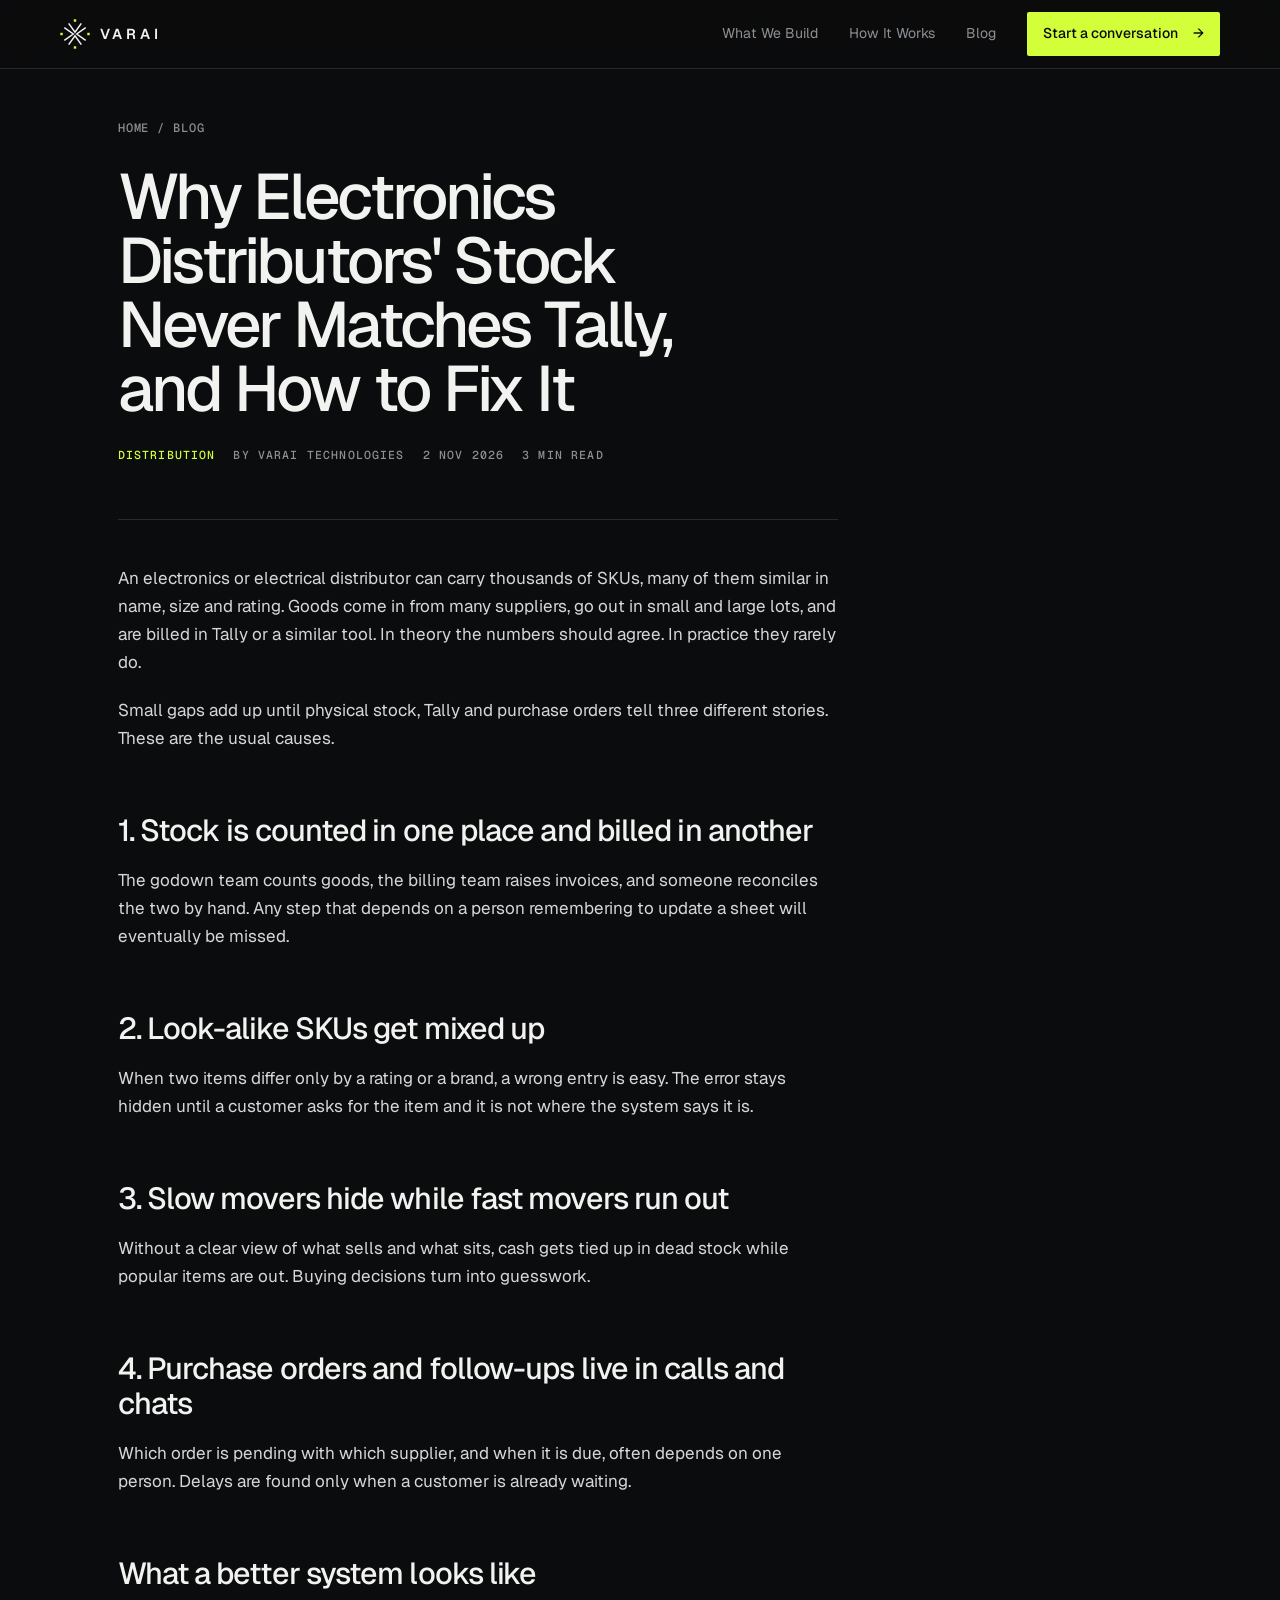
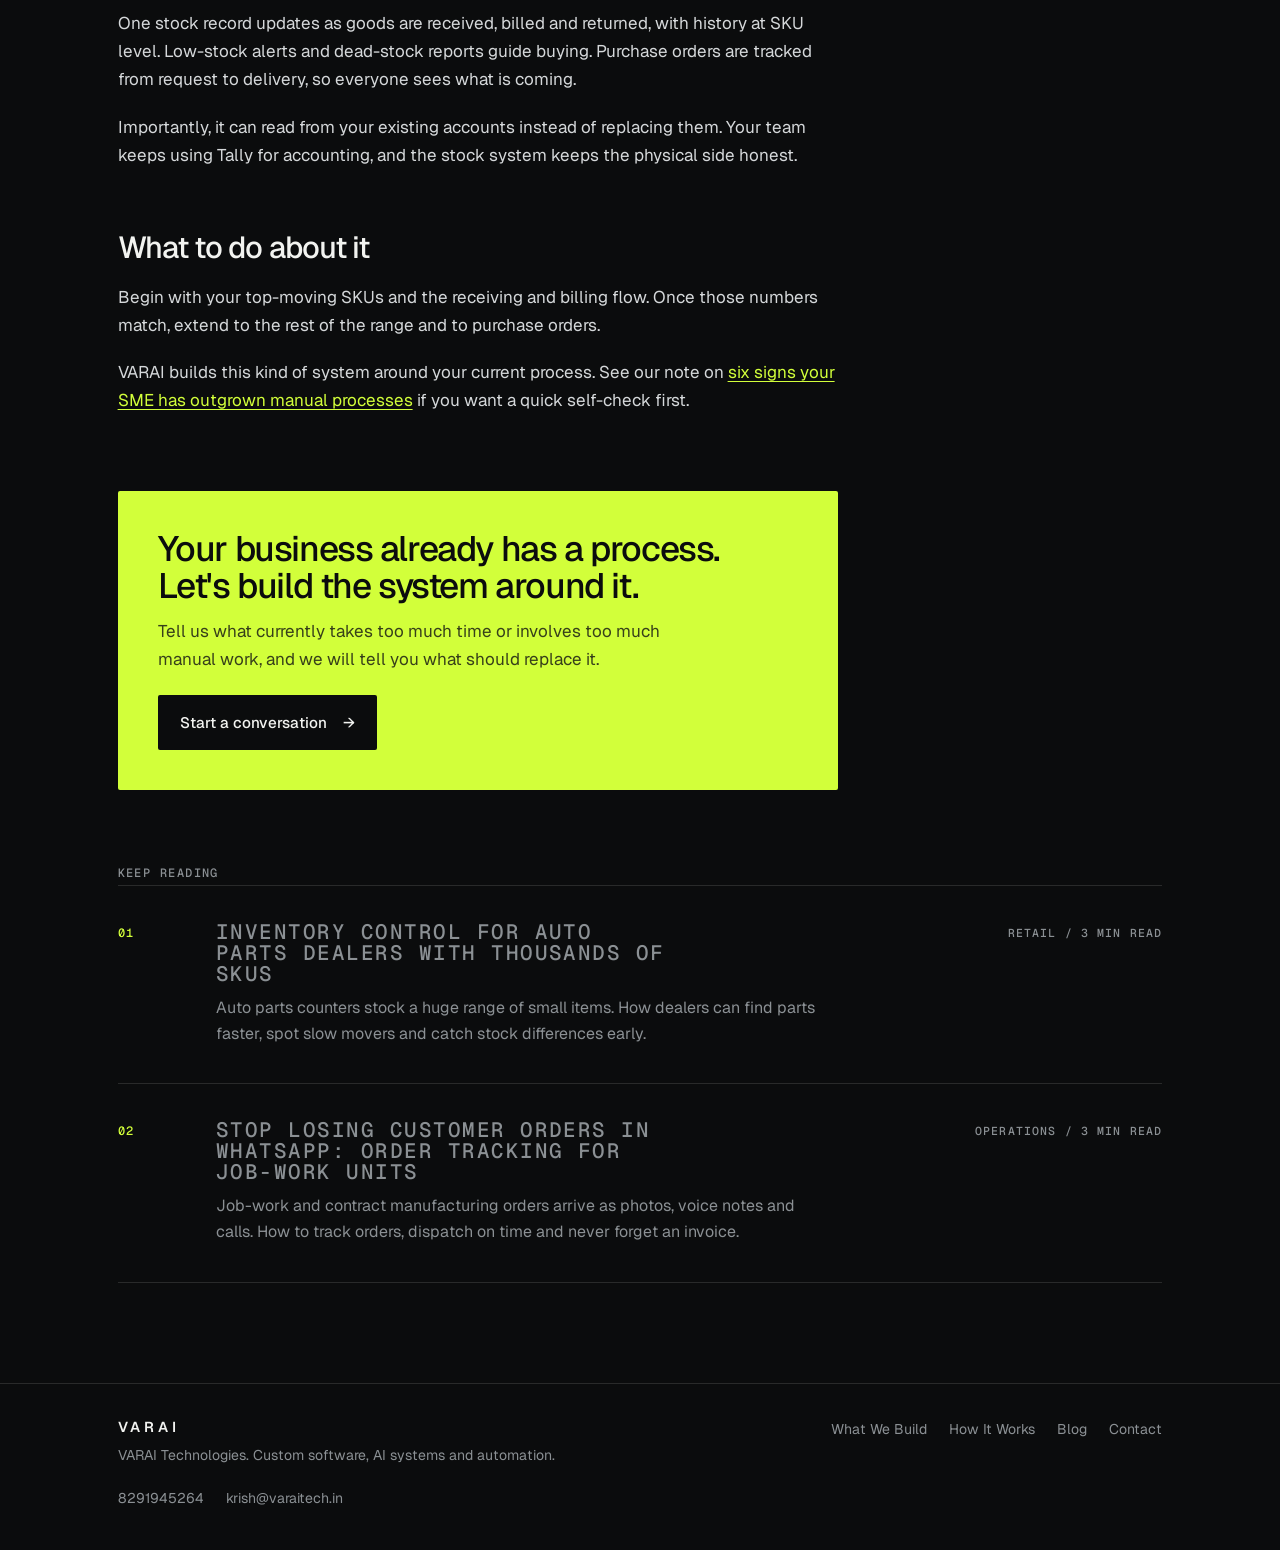
<file: blog/electronics-distributor-stock-tally-mismatch/index.html>
<!DOCTYPE html>
<html lang="en">
<head>
<meta charset="utf-8">
<meta name="viewport" content="width=device-width, initial-scale=1, viewport-fit=cover">
<title>Why Electronics Distributors&#x27; Stock Never Matches Tally, and How to Fix It | VARAI</title>
<meta name="description" content="Thousands of SKUs, look-alike parts and slow movers make stock hard to trust. Why electronics and electrical distributors see mismatches with Tally, and the fix.">
<meta name="robots" content="index, follow, max-image-preview:large">
<meta name="theme-color" content="#0B0C0D">
<link rel="canonical" href="https://varaitech.in/blog/electronics-distributor-stock-tally-mismatch/">
<meta property="og:type" content="article">
<meta property="og:site_name" content="VARAI Technologies">
<meta property="article:published_time" content="2026-11-02">
<meta property="og:locale" content="en_IN">
<meta property="og:title" content="Why Electronics Distributors&#x27; Stock Never Matches Tally, and How to Fix It | VARAI">
<meta property="og:description" content="Thousands of SKUs, look-alike parts and slow movers make stock hard to trust. Why electronics and electrical distributors see mismatches with Tally, and the fix.">
<meta property="og:url" content="https://varaitech.in/blog/electronics-distributor-stock-tally-mismatch/">
<meta property="og:image" content="https://varaitech.in/og-image.png">
<meta name="twitter:card" content="summary_large_image">
<meta name="twitter:title" content="Why Electronics Distributors&#x27; Stock Never Matches Tally, and How to Fix It | VARAI">
<meta name="twitter:description" content="Thousands of SKUs, look-alike parts and slow movers make stock hard to trust. Why electronics and electrical distributors see mismatches with Tally, and the fix.">
<meta name="twitter:image" content="https://varaitech.in/og-image.png">
<link rel="icon" href="/favicon.svg" type="image/svg+xml">
<link rel="apple-touch-icon" href="/apple-touch-icon.png">
<link rel="preconnect" href="https://fonts.googleapis.com"><link rel="preconnect" href="https://fonts.gstatic.com" crossorigin>
<link href="https://fonts.googleapis.com/css2?family=Geist:wght@300..700&family=Geist+Mono:wght@400;500&display=swap" rel="stylesheet">
<link rel="stylesheet" href="/blog.css">
<script type="application/ld+json">{"@context": "https://schema.org", "@graph": [{"@type": "BlogPosting", "@id": "https://varaitech.in/blog/electronics-distributor-stock-tally-mismatch/#post", "headline": "Why Electronics Distributors&#x27; Stock Never Matches Tally, and How to Fix It", "description": "Thousands of SKUs, look-alike parts and slow movers make stock hard to trust. Why electronics and electrical distributors see mismatches with Tally, and the fix.", "image": "https://varaitech.in/og-image.png", "datePublished": "2026-11-02", "dateModified": "2026-11-02", "inLanguage": "en-IN", "mainEntityOfPage": "https://varaitech.in/blog/electronics-distributor-stock-tally-mismatch/", "author": {"@type": "Organization", "@id": "https://varaitech.in/#org", "name": "VARAI Technologies", "url": "https://varaitech.in/"}, "publisher": {"@type": "Organization", "@id": "https://varaitech.in/#org", "name": "VARAI Technologies", "url": "https://varaitech.in/"}}, {"@type": "BreadcrumbList", "itemListElement": [{"@type": "ListItem", "position": 1, "name": "Home", "item": "https://varaitech.in/"}, {"@type": "ListItem", "position": 2, "name": "Blog", "item": "https://varaitech.in/blog/"}, {"@type": "ListItem", "position": 3, "name": "Electronics Distributor Stock vs Tally", "item": "https://varaitech.in/blog/electronics-distributor-stock-tally-mismatch/"}]}]}</script>
</head>
<body>
<a class="sk" href="#main">Skip to content</a>
<header><div class="bar"><a class="logo" href="/" aria-label="VARAI Technologies home"><svg width="30" height="30" viewBox="-640 -640 1280 1280" aria-hidden="true"><path transform="rotate(0)" d="M-270 -456L0 -74L270 -456" fill="none" stroke="currentColor" stroke-width="64"/><path transform="rotate(90)" d="M-270 -456L0 -74L270 -456" fill="none" stroke="currentColor" stroke-width="64"/><path transform="rotate(180)" d="M-270 -456L0 -74L270 -456" fill="none" stroke="currentColor" stroke-width="64"/><path transform="rotate(270)" d="M-270 -456L0 -74L270 -456" fill="none" stroke="currentColor" stroke-width="64"/><rect x="-52.0" y="-627.0" width="104" height="104" fill="#D2FF3A"/><rect x="-52.0" y="523.0" width="104" height="104" fill="#D2FF3A"/><rect x="-627.0" y="-52.0" width="104" height="104" fill="#D2FF3A"/><rect x="523.0" y="-52.0" width="104" height="104" fill="#D2FF3A"/></svg>VARAI</a>
<nav class="nl" aria-label="Primary"><a class="h" href="/#build">What We Build</a><a class="h" href="/#how">How It Works</a><a href="/blog/" >Blog</a><a class="btn" href="mailto:krish@varaitech.in?subject=Starting%20a%20conversation%20with%20VARAI">Start a conversation <i aria-hidden="true" style="font-style:normal">→</i></a></nav></div></header>
<main id="main"><div class="wrap"><article>
<p class="crumb"><a href="/">Home</a> / <a href="/blog/">Blog</a></p>
<h1>Why Electronics Distributors&#x27; Stock Never Matches Tally, and How to Fix It</h1>
<div class="meta"><b>Distribution</b><span>By VARAI Technologies</span><time datetime="2026-11-02">2 Nov 2026</time><span>3 min read</span></div>
<div class="body">
<p>An electronics or electrical distributor can carry thousands of SKUs, many of them similar in name, size and rating. Goods come in from many suppliers, go out in small and large lots, and are billed in Tally or a similar tool. In theory the numbers should agree. In practice they rarely do.</p>
<p>Small gaps add up until physical stock, Tally and purchase orders tell three different stories. These are the usual causes.</p>
<h2>1. Stock is counted in one place and billed in another</h2>
<p>The godown team counts goods, the billing team raises invoices, and someone reconciles the two by hand. Any step that depends on a person remembering to update a sheet will eventually be missed.</p>
<h2>2. Look-alike SKUs get mixed up</h2>
<p>When two items differ only by a rating or a brand, a wrong entry is easy. The error stays hidden until a customer asks for the item and it is not where the system says it is.</p>
<h2>3. Slow movers hide while fast movers run out</h2>
<p>Without a clear view of what sells and what sits, cash gets tied up in dead stock while popular items are out. Buying decisions turn into guesswork.</p>
<h2>4. Purchase orders and follow-ups live in calls and chats</h2>
<p>Which order is pending with which supplier, and when it is due, often depends on one person. Delays are found only when a customer is already waiting.</p>
<h2>What a better system looks like</h2>
<p>One stock record updates as goods are received, billed and returned, with history at SKU level. Low-stock alerts and dead-stock reports guide buying. Purchase orders are tracked from request to delivery, so everyone sees what is coming.</p>
<p>Importantly, it can read from your existing accounts instead of replacing them. Your team keeps using Tally for accounting, and the stock system keeps the physical side honest.</p>
<h2>What to do about it</h2>
<p>Begin with your top-moving SKUs and the receiving and billing flow. Once those numbers match, extend to the rest of the range and to purchase orders.</p>
<p>VARAI builds this kind of system around your current process. See our note on <a href="/blog/excel-whatsapp-stop-working-growing-sme/">six signs your SME has outgrown manual processes</a> if you want a quick self-check first.</p>
</div>
<aside class="cta"><h2>Your business already has a process. Let's build the system around it.</h2><p>Tell us what currently takes too much time or involves too much manual work, and we will tell you what should replace it.</p><a class="btn lg" href="mailto:krish@varaitech.in?subject=Starting%20a%20conversation%20with%20VARAI">Start a conversation <i aria-hidden="true" style="font-style:normal">→</i></a></aside>
</article>
<section class="more" aria-label="More articles"><h2>Keep reading</h2><div class="list" style="margin:0">
<a class="card" href="/blog/auto-parts-inventory-fast-slow-movers/"><span class="n">01</span><div><h2>Inventory Control for Auto Parts Dealers With Thousands of SKUs</h2><p>Auto parts counters stock a huge range of small items. How dealers can find parts faster, spot slow movers and catch stock differences early.</p></div><span class="mt">Retail / 3 min read</span></a>
<a class="card" href="/blog/job-work-order-tracking-dispatch/"><span class="n">02</span><div><h2>Stop Losing Customer Orders in WhatsApp: Order Tracking for Job-Work Units</h2><p>Job-work and contract manufacturing orders arrive as photos, voice notes and calls. How to track orders, dispatch on time and never forget an invoice.</p></div><span class="mt">Operations / 3 min read</span></a>
</div></section></div></main>
<footer><div class="wrap"><div class="fg"><div><strong>VARAI</strong><p>VARAI Technologies. Custom software, AI systems and automation.</p></div>
<ul><li><a href="/#build">What We Build</a></li><li><a href="/#how">How It Works</a></li><li><a href="/blog/">Blog</a></li><li><a href="/#contact">Contact</a></li></ul>
<ul><li><a href="tel:+918291945264">8291945264</a></li><li><a href="mailto:krish@varaitech.in">krish@varaitech.in</a></li></ul></div></div></footer>
</body>
</html>
</file>
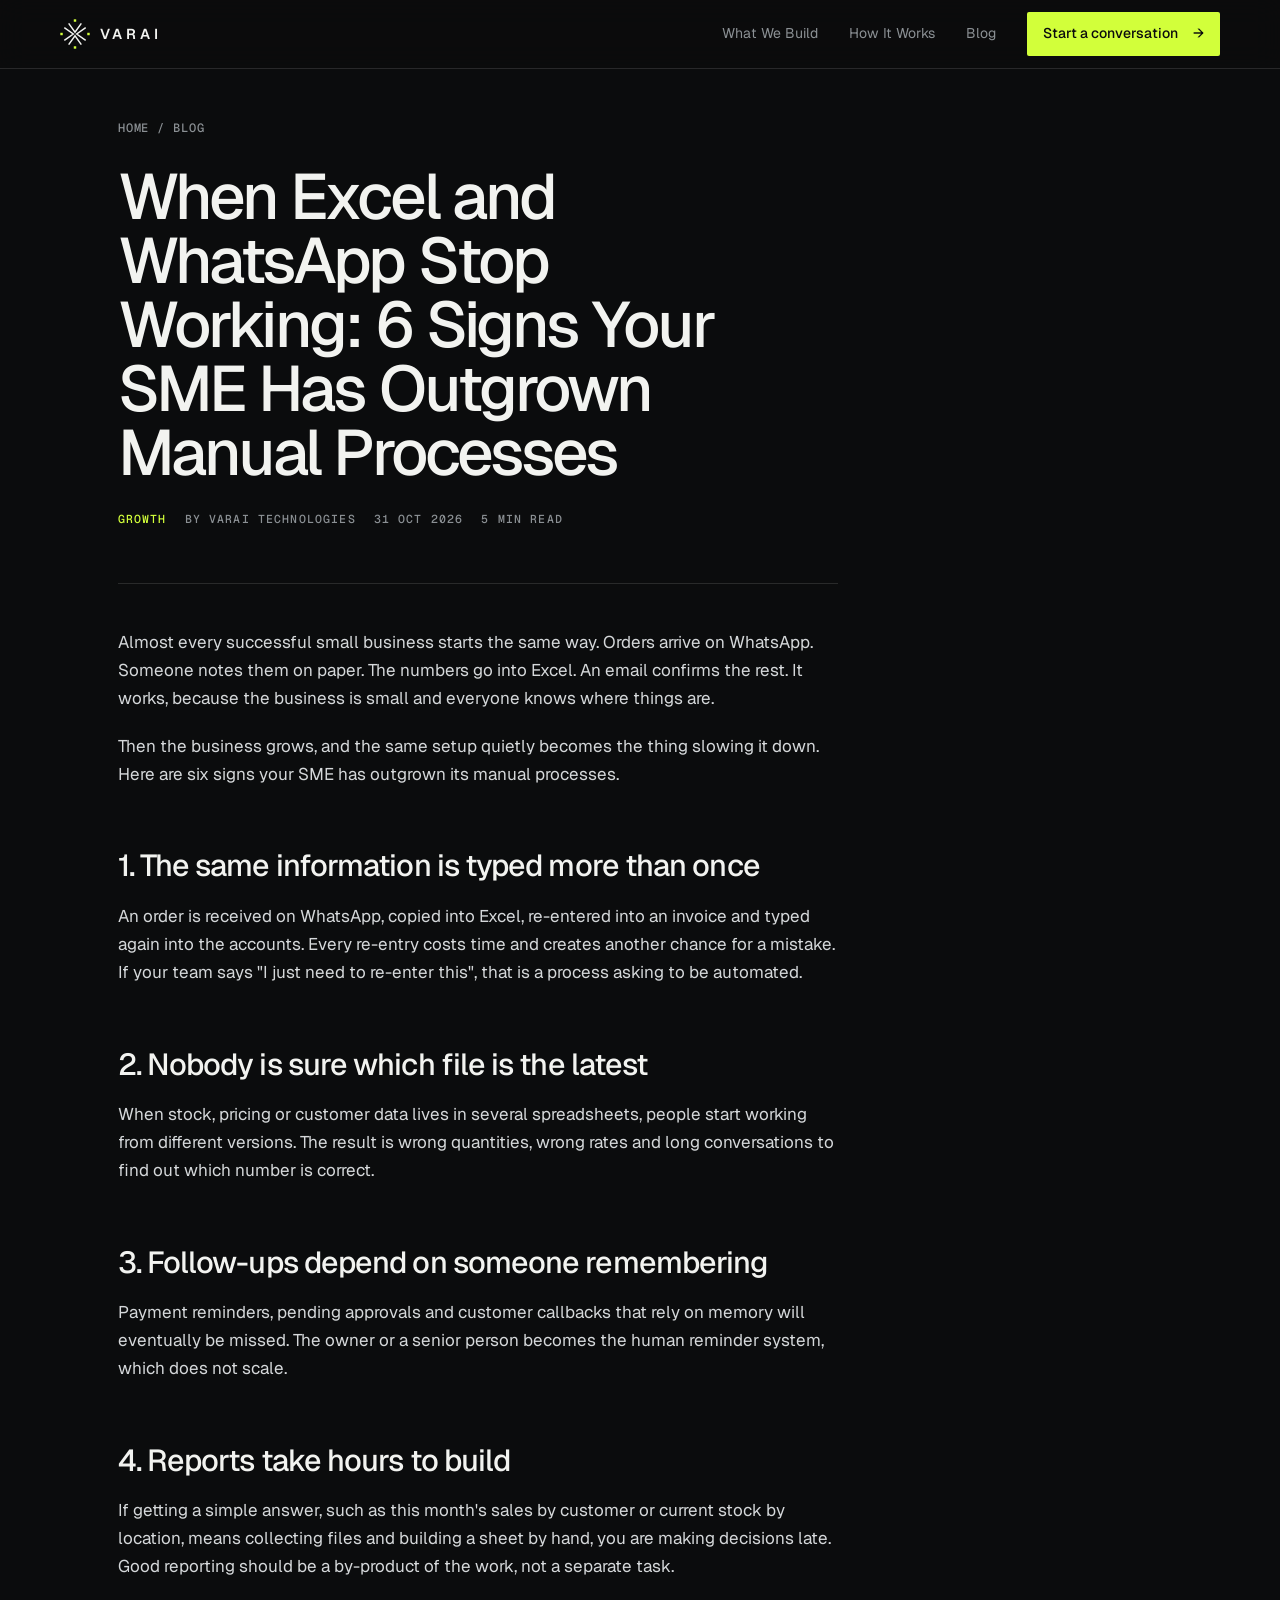
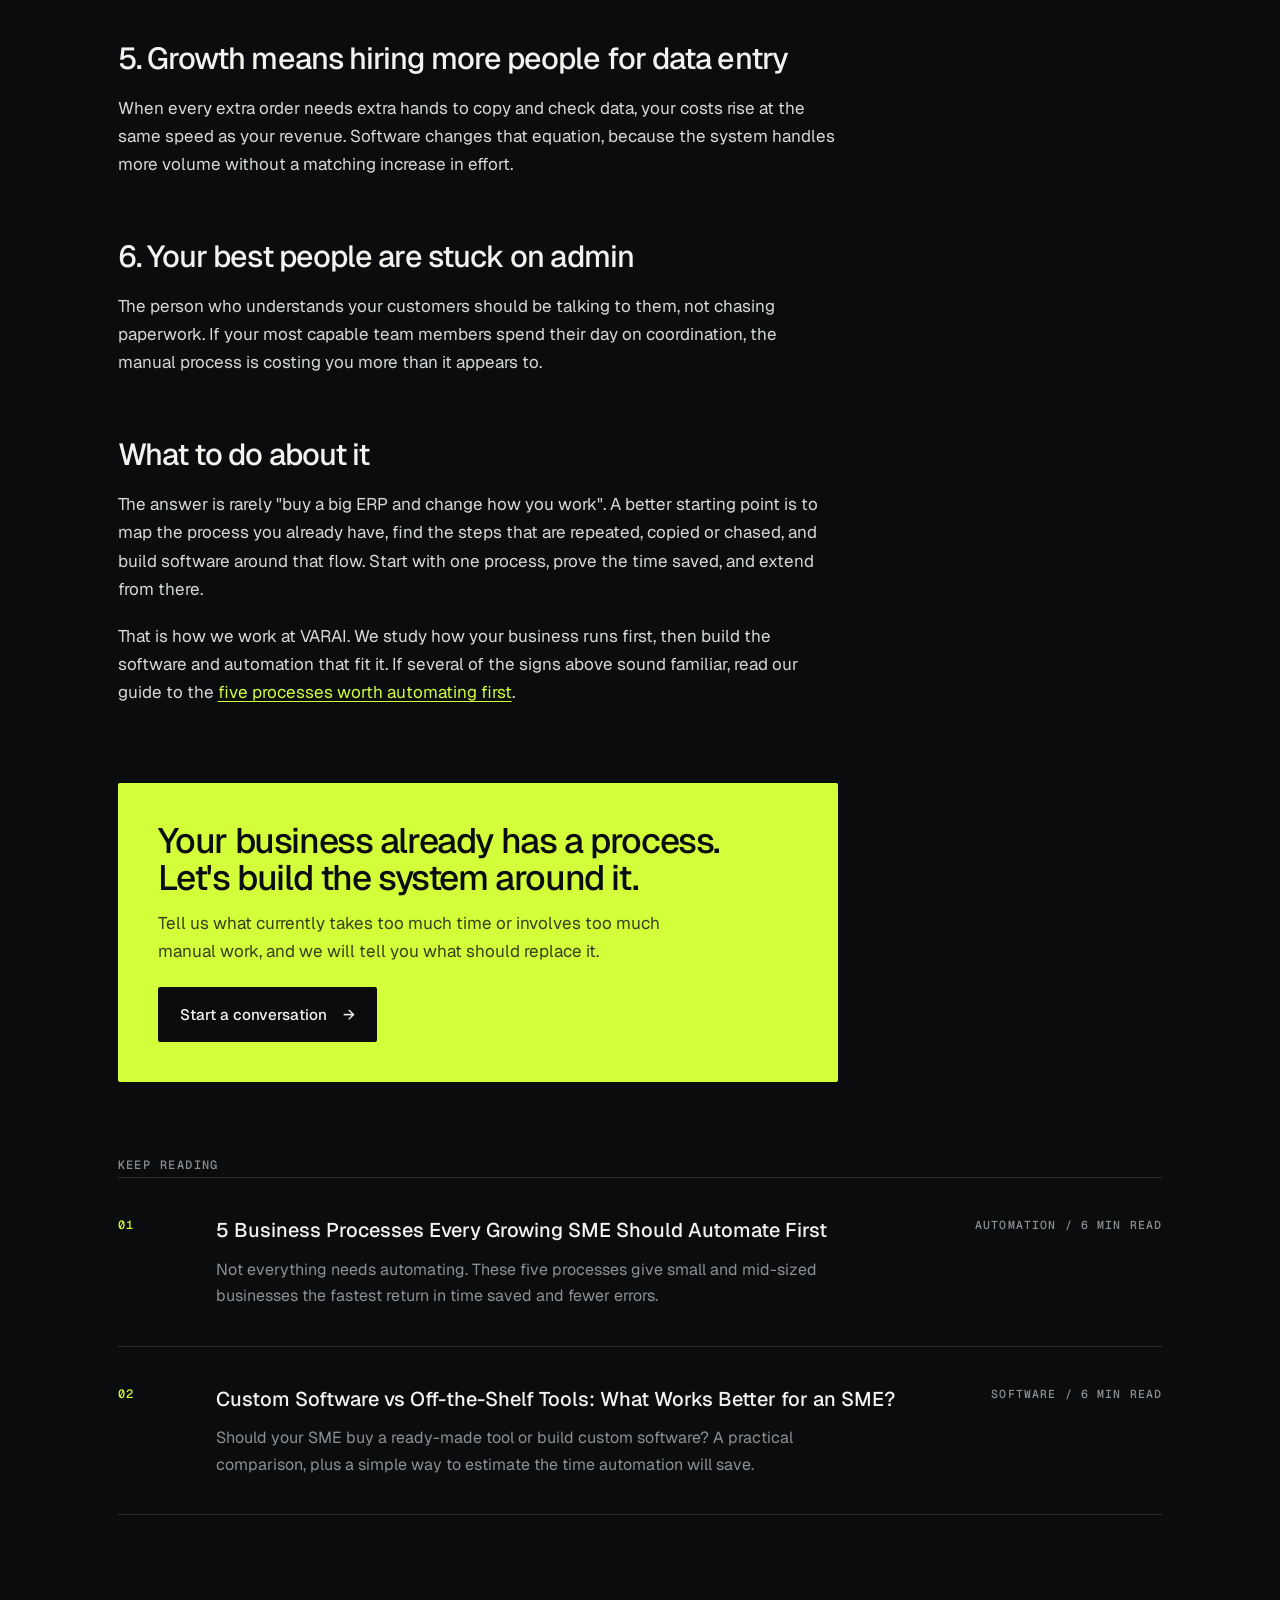
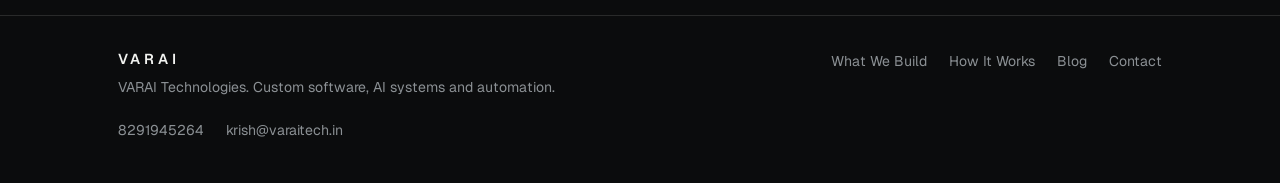
<file: blog/excel-whatsapp-stop-working-growing-sme/index.html>
<!DOCTYPE html>
<html lang="en">
<head>
<meta charset="utf-8">
<meta name="viewport" content="width=device-width, initial-scale=1, viewport-fit=cover">
<title>When Excel and WhatsApp Stop Working: 6 Signs Your SME Has Outgrown Manual Processes | VARAI</title>
<meta name="description" content="Orders in WhatsApp, stock in Excel, follow-ups in memory. Six signs your business has outgrown manual processes, and what to do about it.">
<meta name="robots" content="index, follow, max-image-preview:large">
<meta name="theme-color" content="#0B0C0D">
<link rel="canonical" href="https://varaitech.in/blog/excel-whatsapp-stop-working-growing-sme/">
<meta property="og:type" content="article">
<meta property="og:site_name" content="VARAI Technologies">
<meta property="article:published_time" content="2026-10-31">
<meta property="og:locale" content="en_IN">
<meta property="og:title" content="When Excel and WhatsApp Stop Working: 6 Signs Your SME Has Outgrown Manual Processes | VARAI">
<meta property="og:description" content="Orders in WhatsApp, stock in Excel, follow-ups in memory. Six signs your business has outgrown manual processes, and what to do about it.">
<meta property="og:url" content="https://varaitech.in/blog/excel-whatsapp-stop-working-growing-sme/">
<meta property="og:image" content="https://varaitech.in/og-image.png">
<meta name="twitter:card" content="summary_large_image">
<meta name="twitter:title" content="When Excel and WhatsApp Stop Working: 6 Signs Your SME Has Outgrown Manual Processes | VARAI">
<meta name="twitter:description" content="Orders in WhatsApp, stock in Excel, follow-ups in memory. Six signs your business has outgrown manual processes, and what to do about it.">
<meta name="twitter:image" content="https://varaitech.in/og-image.png">
<link rel="icon" href="/favicon.svg" type="image/svg+xml">
<link rel="apple-touch-icon" href="/apple-touch-icon.png">
<link rel="preconnect" href="https://fonts.googleapis.com"><link rel="preconnect" href="https://fonts.gstatic.com" crossorigin>
<link href="https://fonts.googleapis.com/css2?family=Geist:wght@300..700&family=Geist+Mono:wght@400;500&display=swap" rel="stylesheet">
<link rel="stylesheet" href="/blog.css">
<script type="application/ld+json">{"@context": "https://schema.org", "@graph": [{"@type": "BlogPosting", "@id": "https://varaitech.in/blog/excel-whatsapp-stop-working-growing-sme/#post", "headline": "When Excel and WhatsApp Stop Working: 6 Signs Your SME Has Outgrown Manual Processes", "description": "Orders in WhatsApp, stock in Excel, follow-ups in memory. Six signs your business has outgrown manual processes, and what to do about it.", "image": "https://varaitech.in/og-image.png", "datePublished": "2026-10-31", "dateModified": "2026-10-31", "inLanguage": "en-IN", "mainEntityOfPage": "https://varaitech.in/blog/excel-whatsapp-stop-working-growing-sme/", "author": {"@type": "Organization", "@id": "https://varaitech.in/#org", "name": "VARAI Technologies", "url": "https://varaitech.in/"}, "publisher": {"@type": "Organization", "@id": "https://varaitech.in/#org", "name": "VARAI Technologies", "url": "https://varaitech.in/"}}, {"@type": "BreadcrumbList", "itemListElement": [{"@type": "ListItem", "position": 1, "name": "Home", "item": "https://varaitech.in/"}, {"@type": "ListItem", "position": 2, "name": "Blog", "item": "https://varaitech.in/blog/"}, {"@type": "ListItem", "position": 3, "name": "6 Signs Your SME Has Outgrown Manual Processes", "item": "https://varaitech.in/blog/excel-whatsapp-stop-working-growing-sme/"}]}]}</script>
</head>
<body>
<a class="sk" href="#main">Skip to content</a>
<header><div class="bar"><a class="logo" href="/" aria-label="VARAI Technologies home"><svg width="30" height="30" viewBox="-640 -640 1280 1280" aria-hidden="true"><path transform="rotate(0)" d="M-270 -456L0 -74L270 -456" fill="none" stroke="currentColor" stroke-width="64"/><path transform="rotate(90)" d="M-270 -456L0 -74L270 -456" fill="none" stroke="currentColor" stroke-width="64"/><path transform="rotate(180)" d="M-270 -456L0 -74L270 -456" fill="none" stroke="currentColor" stroke-width="64"/><path transform="rotate(270)" d="M-270 -456L0 -74L270 -456" fill="none" stroke="currentColor" stroke-width="64"/><rect x="-52.0" y="-627.0" width="104" height="104" fill="#D2FF3A"/><rect x="-52.0" y="523.0" width="104" height="104" fill="#D2FF3A"/><rect x="-627.0" y="-52.0" width="104" height="104" fill="#D2FF3A"/><rect x="523.0" y="-52.0" width="104" height="104" fill="#D2FF3A"/></svg>VARAI</a>
<nav class="nl" aria-label="Primary"><a class="h" href="/#build">What We Build</a><a class="h" href="/#how">How It Works</a><a href="/blog/" >Blog</a><a class="btn" href="mailto:krish@varaitech.in?subject=Starting%20a%20conversation%20with%20VARAI">Start a conversation <i aria-hidden="true" style="font-style:normal">→</i></a></nav></div></header>
<main id="main"><div class="wrap"><article>
<p class="crumb"><a href="/">Home</a> / <a href="/blog/">Blog</a></p>
<h1>When Excel and WhatsApp Stop Working: 6 Signs Your SME Has Outgrown Manual Processes</h1>
<div class="meta"><b>Growth</b><span>By VARAI Technologies</span><time datetime="2026-10-31">31 Oct 2026</time><span>5 min read</span></div>
<div class="body">
<p>Almost every successful small business starts the same way. Orders arrive on WhatsApp. Someone notes them on paper. The numbers go into Excel. An email confirms the rest. It works, because the business is small and everyone knows where things are.</p>
<p>Then the business grows, and the same setup quietly becomes the thing slowing it down. Here are six signs your SME has outgrown its manual processes.</p>
<h2>1. The same information is typed more than once</h2>
<p>An order is received on WhatsApp, copied into Excel, re-entered into an invoice and typed again into the accounts. Every re-entry costs time and creates another chance for a mistake. If your team says "I just need to re-enter this", that is a process asking to be automated.</p>
<h2>2. Nobody is sure which file is the latest</h2>
<p>When stock, pricing or customer data lives in several spreadsheets, people start working from different versions. The result is wrong quantities, wrong rates and long conversations to find out which number is correct.</p>
<h2>3. Follow-ups depend on someone remembering</h2>
<p>Payment reminders, pending approvals and customer callbacks that rely on memory will eventually be missed. The owner or a senior person becomes the human reminder system, which does not scale.</p>
<h2>4. Reports take hours to build</h2>
<p>If getting a simple answer, such as this month's sales by customer or current stock by location, means collecting files and building a sheet by hand, you are making decisions late. Good reporting should be a by-product of the work, not a separate task.</p>
<h2>5. Growth means hiring more people for data entry</h2>
<p>When every extra order needs extra hands to copy and check data, your costs rise at the same speed as your revenue. Software changes that equation, because the system handles more volume without a matching increase in effort.</p>
<h2>6. Your best people are stuck on admin</h2>
<p>The person who understands your customers should be talking to them, not chasing paperwork. If your most capable team members spend their day on coordination, the manual process is costing you more than it appears to.</p>
<h2>What to do about it</h2>
<p>The answer is rarely "buy a big ERP and change how you work". A better starting point is to map the process you already have, find the steps that are repeated, copied or chased, and build software around that flow. Start with one process, prove the time saved, and extend from there.</p>
<p>That is how we work at VARAI. We study how your business runs first, then build the software and automation that fit it. If several of the signs above sound familiar, read our guide to the <a href="/blog/business-processes-sme-should-automate-first/">five processes worth automating first</a>.</p>
</div>
<aside class="cta"><h2>Your business already has a process. Let's build the system around it.</h2><p>Tell us what currently takes too much time or involves too much manual work, and we will tell you what should replace it.</p><a class="btn lg" href="mailto:krish@varaitech.in?subject=Starting%20a%20conversation%20with%20VARAI">Start a conversation <i aria-hidden="true" style="font-style:normal">→</i></a></aside>
</article>
<section class="more" aria-label="More articles"><h2>Keep reading</h2><div class="list" style="margin:0">
<a class="card" href="/blog/business-processes-sme-should-automate-first/"><span class="n">01</span><div><h3>5 Business Processes Every Growing SME Should Automate First</h3><p>Not everything needs automating. These five processes give small and mid-sized businesses the fastest return in time saved and fewer errors.</p></div><span class="mt">Automation / 6 min read</span></a>
<a class="card" href="/blog/custom-software-vs-off-the-shelf-for-sme/"><span class="n">02</span><div><h3>Custom Software vs Off-the-Shelf Tools: What Works Better for an SME?</h3><p>Should your SME buy a ready-made tool or build custom software? A practical comparison, plus a simple way to estimate the time automation will save.</p></div><span class="mt">Software / 6 min read</span></a>
</div></section></div></main>
<footer><div class="wrap"><div class="fg"><div><strong>VARAI</strong><p>VARAI Technologies. Custom software, AI systems and automation.</p></div>
<ul><li><a href="/#build">What We Build</a></li><li><a href="/#how">How It Works</a></li><li><a href="/blog/">Blog</a></li><li><a href="/#contact">Contact</a></li></ul>
<ul><li><a href="tel:+918291945264">8291945264</a></li><li><a href="mailto:krish@varaitech.in">krish@varaitech.in</a></li></ul></div></div></footer>
</body>
</html>
</file>
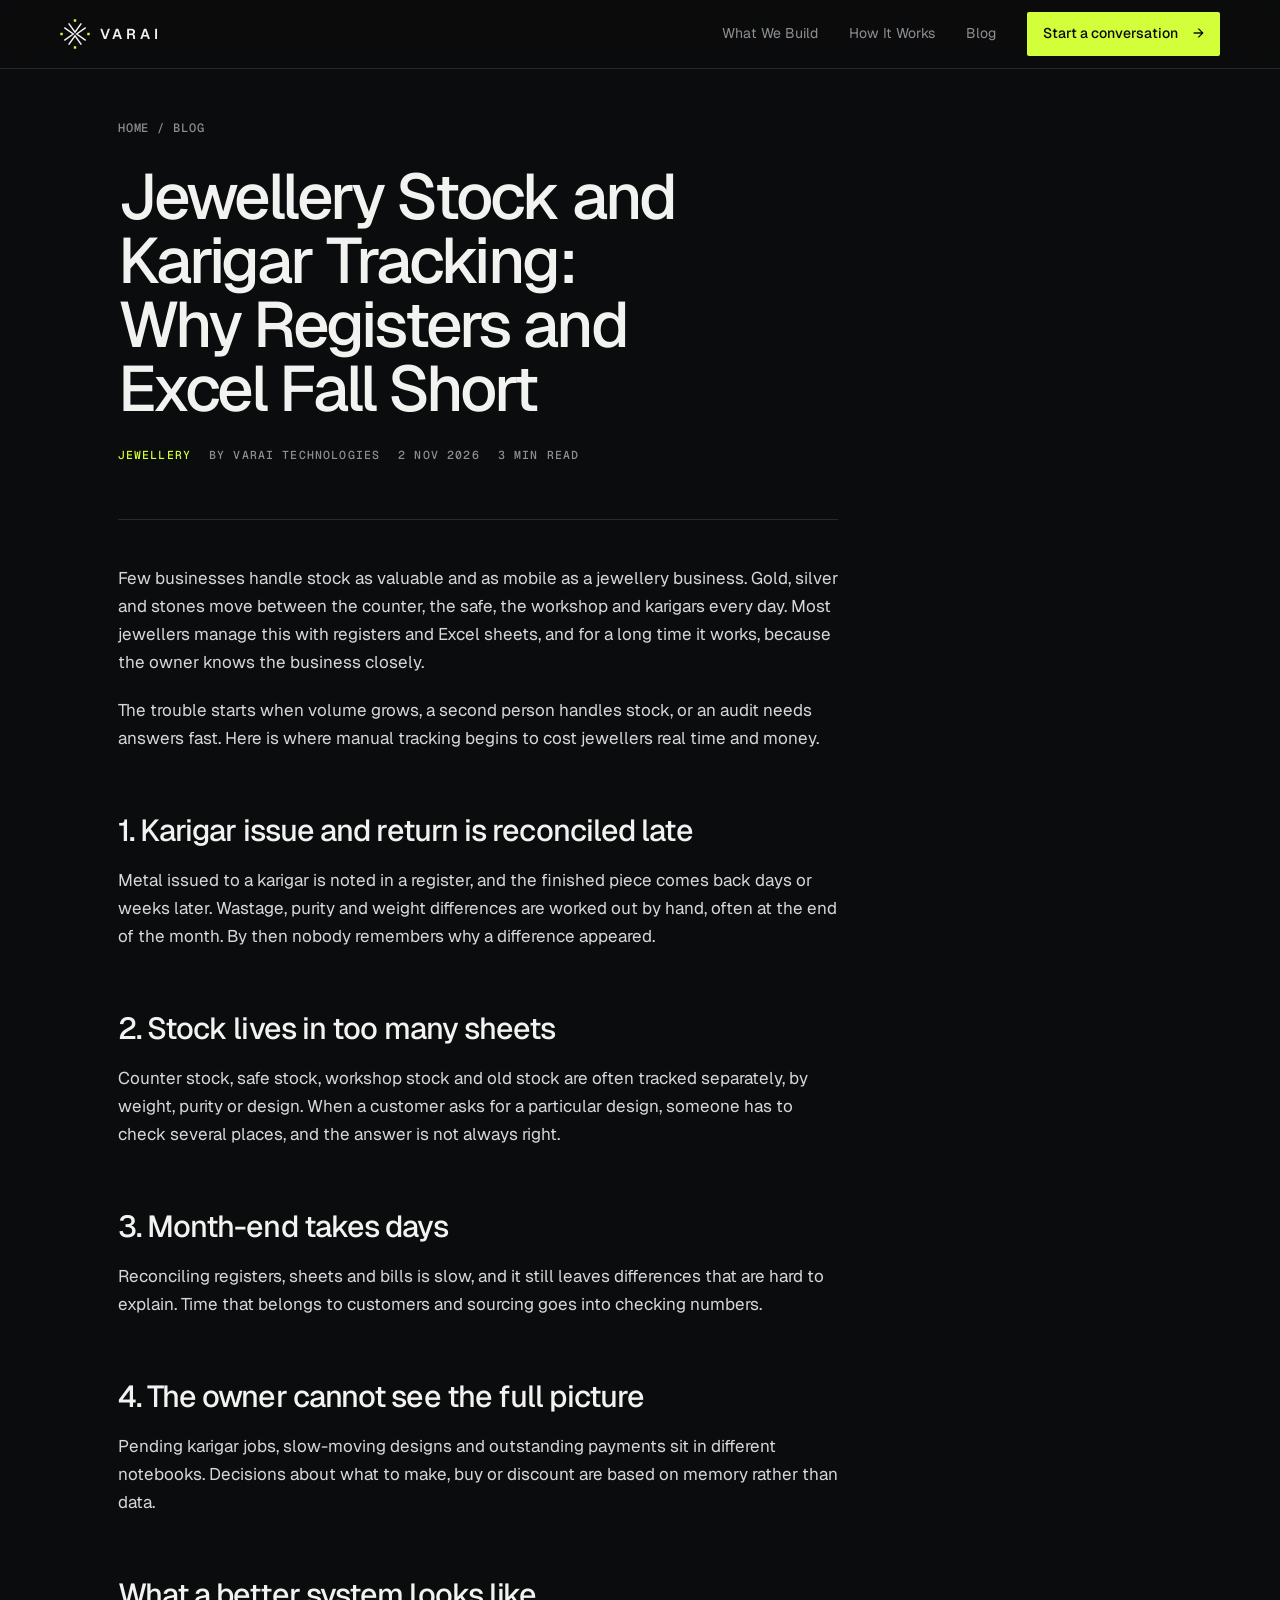
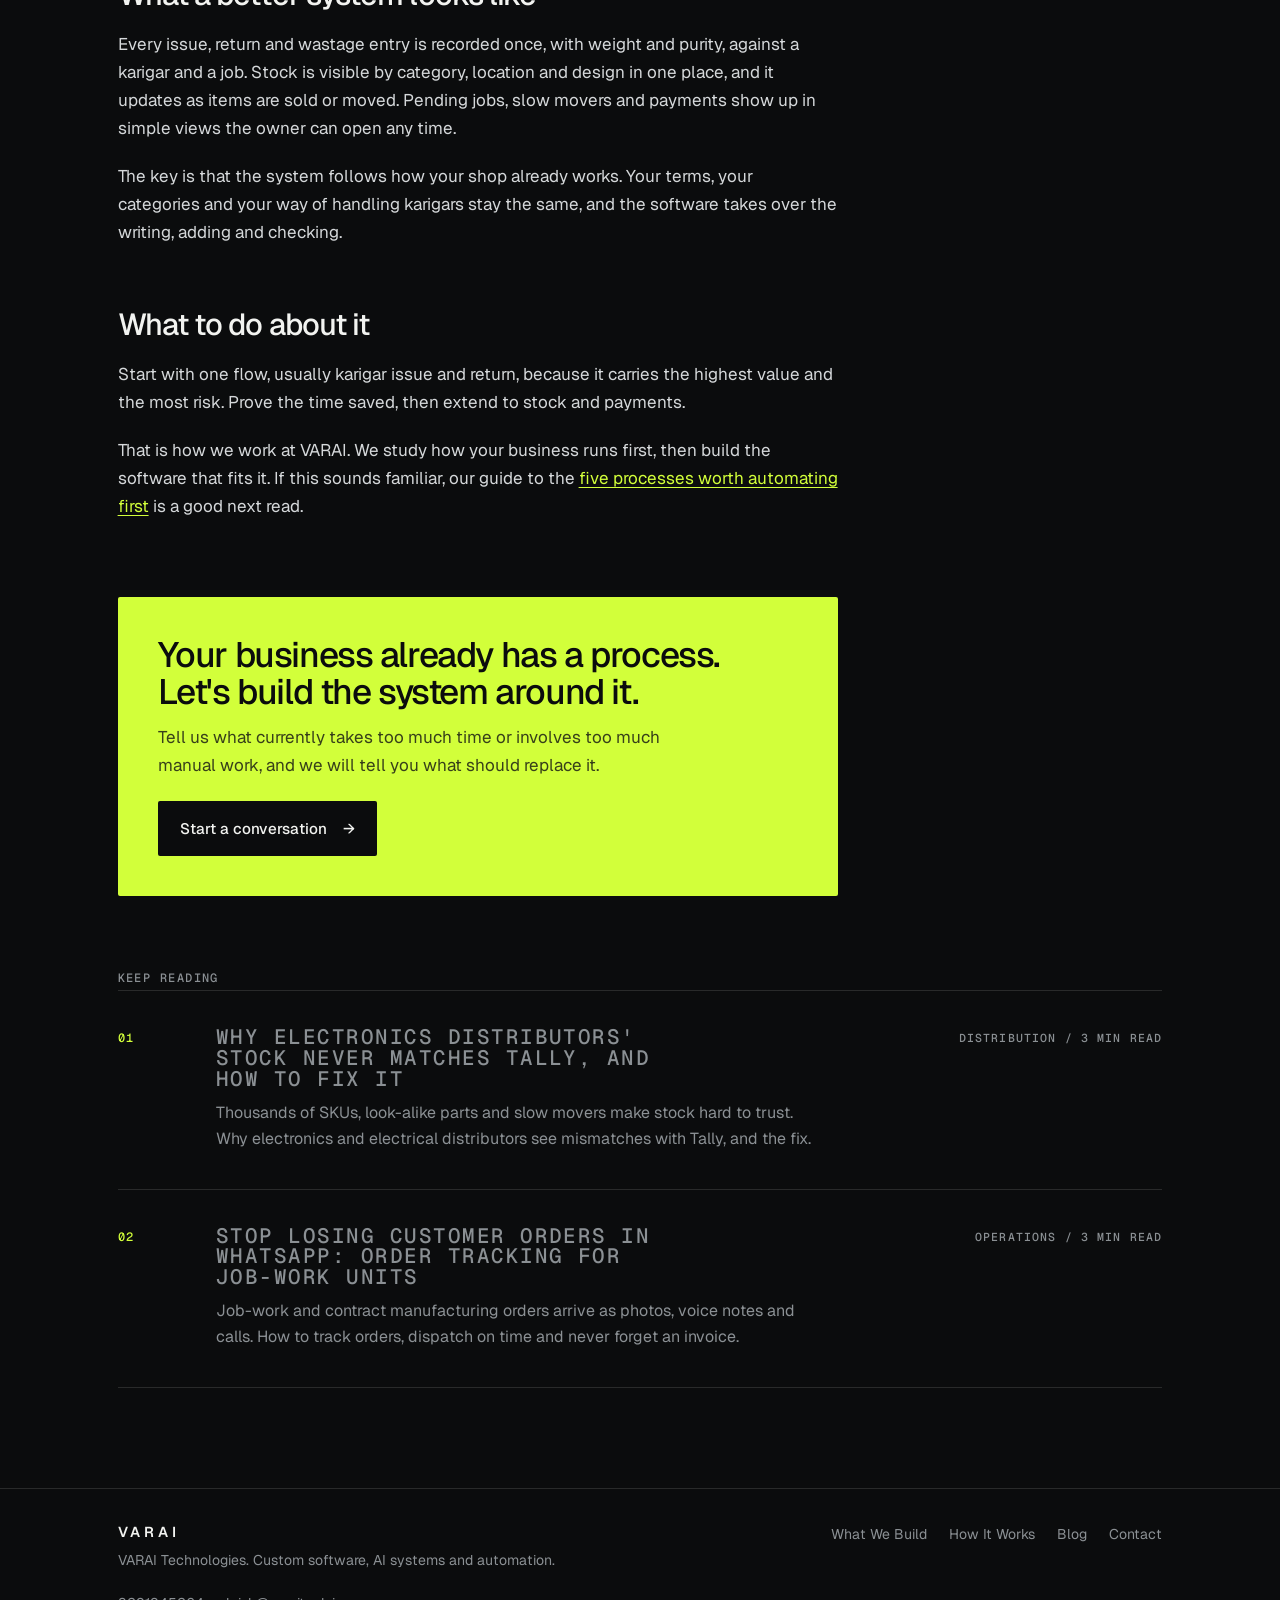
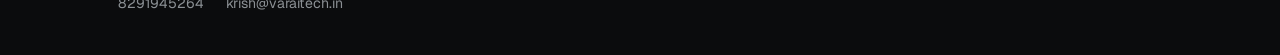
<file: blog/jewellery-stock-karigar-tracking/index.html>
<!DOCTYPE html>
<html lang="en">
<head>
<meta charset="utf-8">
<meta name="viewport" content="width=device-width, initial-scale=1, viewport-fit=cover">
<title>Jewellery Stock and Karigar Tracking: Why Registers and Excel Fall Short | VARAI</title>
<meta name="description" content="Gold issued to karigars, stock by weight and purity, month-end reconciliation. How jewellers can replace registers and Excel with a system built around their process.">
<meta name="robots" content="index, follow, max-image-preview:large">
<meta name="theme-color" content="#0B0C0D">
<link rel="canonical" href="https://varaitech.in/blog/jewellery-stock-karigar-tracking/">
<meta property="og:type" content="article">
<meta property="og:site_name" content="VARAI Technologies">
<meta property="article:published_time" content="2026-11-02">
<meta property="og:locale" content="en_IN">
<meta property="og:title" content="Jewellery Stock and Karigar Tracking: Why Registers and Excel Fall Short | VARAI">
<meta property="og:description" content="Gold issued to karigars, stock by weight and purity, month-end reconciliation. How jewellers can replace registers and Excel with a system built around their process.">
<meta property="og:url" content="https://varaitech.in/blog/jewellery-stock-karigar-tracking/">
<meta property="og:image" content="https://varaitech.in/og-image.png">
<meta name="twitter:card" content="summary_large_image">
<meta name="twitter:title" content="Jewellery Stock and Karigar Tracking: Why Registers and Excel Fall Short | VARAI">
<meta name="twitter:description" content="Gold issued to karigars, stock by weight and purity, month-end reconciliation. How jewellers can replace registers and Excel with a system built around their process.">
<meta name="twitter:image" content="https://varaitech.in/og-image.png">
<link rel="icon" href="/favicon.svg" type="image/svg+xml">
<link rel="apple-touch-icon" href="/apple-touch-icon.png">
<link rel="preconnect" href="https://fonts.googleapis.com"><link rel="preconnect" href="https://fonts.gstatic.com" crossorigin>
<link href="https://fonts.googleapis.com/css2?family=Geist:wght@300..700&family=Geist+Mono:wght@400;500&display=swap" rel="stylesheet">
<link rel="stylesheet" href="/blog.css">
<script type="application/ld+json">{"@context": "https://schema.org", "@graph": [{"@type": "BlogPosting", "@id": "https://varaitech.in/blog/jewellery-stock-karigar-tracking/#post", "headline": "Jewellery Stock and Karigar Tracking: Why Registers and Excel Fall Short", "description": "Gold issued to karigars, stock by weight and purity, month-end reconciliation. How jewellers can replace registers and Excel with a system built around their process.", "image": "https://varaitech.in/og-image.png", "datePublished": "2026-11-02", "dateModified": "2026-11-02", "inLanguage": "en-IN", "mainEntityOfPage": "https://varaitech.in/blog/jewellery-stock-karigar-tracking/", "author": {"@type": "Organization", "@id": "https://varaitech.in/#org", "name": "VARAI Technologies", "url": "https://varaitech.in/"}, "publisher": {"@type": "Organization", "@id": "https://varaitech.in/#org", "name": "VARAI Technologies", "url": "https://varaitech.in/"}}, {"@type": "BreadcrumbList", "itemListElement": [{"@type": "ListItem", "position": 1, "name": "Home", "item": "https://varaitech.in/"}, {"@type": "ListItem", "position": 2, "name": "Blog", "item": "https://varaitech.in/blog/"}, {"@type": "ListItem", "position": 3, "name": "Jewellery Stock and Karigar Tracking", "item": "https://varaitech.in/blog/jewellery-stock-karigar-tracking/"}]}]}</script>
</head>
<body>
<a class="sk" href="#main">Skip to content</a>
<header><div class="bar"><a class="logo" href="/" aria-label="VARAI Technologies home"><svg width="30" height="30" viewBox="-640 -640 1280 1280" aria-hidden="true"><path transform="rotate(0)" d="M-270 -456L0 -74L270 -456" fill="none" stroke="currentColor" stroke-width="64"/><path transform="rotate(90)" d="M-270 -456L0 -74L270 -456" fill="none" stroke="currentColor" stroke-width="64"/><path transform="rotate(180)" d="M-270 -456L0 -74L270 -456" fill="none" stroke="currentColor" stroke-width="64"/><path transform="rotate(270)" d="M-270 -456L0 -74L270 -456" fill="none" stroke="currentColor" stroke-width="64"/><rect x="-52.0" y="-627.0" width="104" height="104" fill="#D2FF3A"/><rect x="-52.0" y="523.0" width="104" height="104" fill="#D2FF3A"/><rect x="-627.0" y="-52.0" width="104" height="104" fill="#D2FF3A"/><rect x="523.0" y="-52.0" width="104" height="104" fill="#D2FF3A"/></svg>VARAI</a>
<nav class="nl" aria-label="Primary"><a class="h" href="/#build">What We Build</a><a class="h" href="/#how">How It Works</a><a href="/blog/" >Blog</a><a class="btn" href="mailto:krish@varaitech.in?subject=Starting%20a%20conversation%20with%20VARAI">Start a conversation <i aria-hidden="true" style="font-style:normal">→</i></a></nav></div></header>
<main id="main"><div class="wrap"><article>
<p class="crumb"><a href="/">Home</a> / <a href="/blog/">Blog</a></p>
<h1>Jewellery Stock and Karigar Tracking: Why Registers and Excel Fall Short</h1>
<div class="meta"><b>Jewellery</b><span>By VARAI Technologies</span><time datetime="2026-11-02">2 Nov 2026</time><span>3 min read</span></div>
<div class="body">
<p>Few businesses handle stock as valuable and as mobile as a jewellery business. Gold, silver and stones move between the counter, the safe, the workshop and karigars every day. Most jewellers manage this with registers and Excel sheets, and for a long time it works, because the owner knows the business closely.</p>
<p>The trouble starts when volume grows, a second person handles stock, or an audit needs answers fast. Here is where manual tracking begins to cost jewellers real time and money.</p>
<h2>1. Karigar issue and return is reconciled late</h2>
<p>Metal issued to a karigar is noted in a register, and the finished piece comes back days or weeks later. Wastage, purity and weight differences are worked out by hand, often at the end of the month. By then nobody remembers why a difference appeared.</p>
<h2>2. Stock lives in too many sheets</h2>
<p>Counter stock, safe stock, workshop stock and old stock are often tracked separately, by weight, purity or design. When a customer asks for a particular design, someone has to check several places, and the answer is not always right.</p>
<h2>3. Month-end takes days</h2>
<p>Reconciling registers, sheets and bills is slow, and it still leaves differences that are hard to explain. Time that belongs to customers and sourcing goes into checking numbers.</p>
<h2>4. The owner cannot see the full picture</h2>
<p>Pending karigar jobs, slow-moving designs and outstanding payments sit in different notebooks. Decisions about what to make, buy or discount are based on memory rather than data.</p>
<h2>What a better system looks like</h2>
<p>Every issue, return and wastage entry is recorded once, with weight and purity, against a karigar and a job. Stock is visible by category, location and design in one place, and it updates as items are sold or moved. Pending jobs, slow movers and payments show up in simple views the owner can open any time.</p>
<p>The key is that the system follows how your shop already works. Your terms, your categories and your way of handling karigars stay the same, and the software takes over the writing, adding and checking.</p>
<h2>What to do about it</h2>
<p>Start with one flow, usually karigar issue and return, because it carries the highest value and the most risk. Prove the time saved, then extend to stock and payments.</p>
<p>That is how we work at VARAI. We study how your business runs first, then build the software that fits it. If this sounds familiar, our guide to the <a href="/blog/business-processes-sme-should-automate-first/">five processes worth automating first</a> is a good next read.</p>
</div>
<aside class="cta"><h2>Your business already has a process. Let's build the system around it.</h2><p>Tell us what currently takes too much time or involves too much manual work, and we will tell you what should replace it.</p><a class="btn lg" href="mailto:krish@varaitech.in?subject=Starting%20a%20conversation%20with%20VARAI">Start a conversation <i aria-hidden="true" style="font-style:normal">→</i></a></aside>
</article>
<section class="more" aria-label="More articles"><h2>Keep reading</h2><div class="list" style="margin:0">
<a class="card" href="/blog/electronics-distributor-stock-tally-mismatch/"><span class="n">01</span><div><h2>Why Electronics Distributors&#x27; Stock Never Matches Tally, and How to Fix It</h2><p>Thousands of SKUs, look-alike parts and slow movers make stock hard to trust. Why electronics and electrical distributors see mismatches with Tally, and the fix.</p></div><span class="mt">Distribution / 3 min read</span></a>
<a class="card" href="/blog/job-work-order-tracking-dispatch/"><span class="n">02</span><div><h2>Stop Losing Customer Orders in WhatsApp: Order Tracking for Job-Work Units</h2><p>Job-work and contract manufacturing orders arrive as photos, voice notes and calls. How to track orders, dispatch on time and never forget an invoice.</p></div><span class="mt">Operations / 3 min read</span></a>
</div></section></div></main>
<footer><div class="wrap"><div class="fg"><div><strong>VARAI</strong><p>VARAI Technologies. Custom software, AI systems and automation.</p></div>
<ul><li><a href="/#build">What We Build</a></li><li><a href="/#how">How It Works</a></li><li><a href="/blog/">Blog</a></li><li><a href="/#contact">Contact</a></li></ul>
<ul><li><a href="tel:+918291945264">8291945264</a></li><li><a href="mailto:krish@varaitech.in">krish@varaitech.in</a></li></ul></div></div></footer>
</body>
</html>
</file>
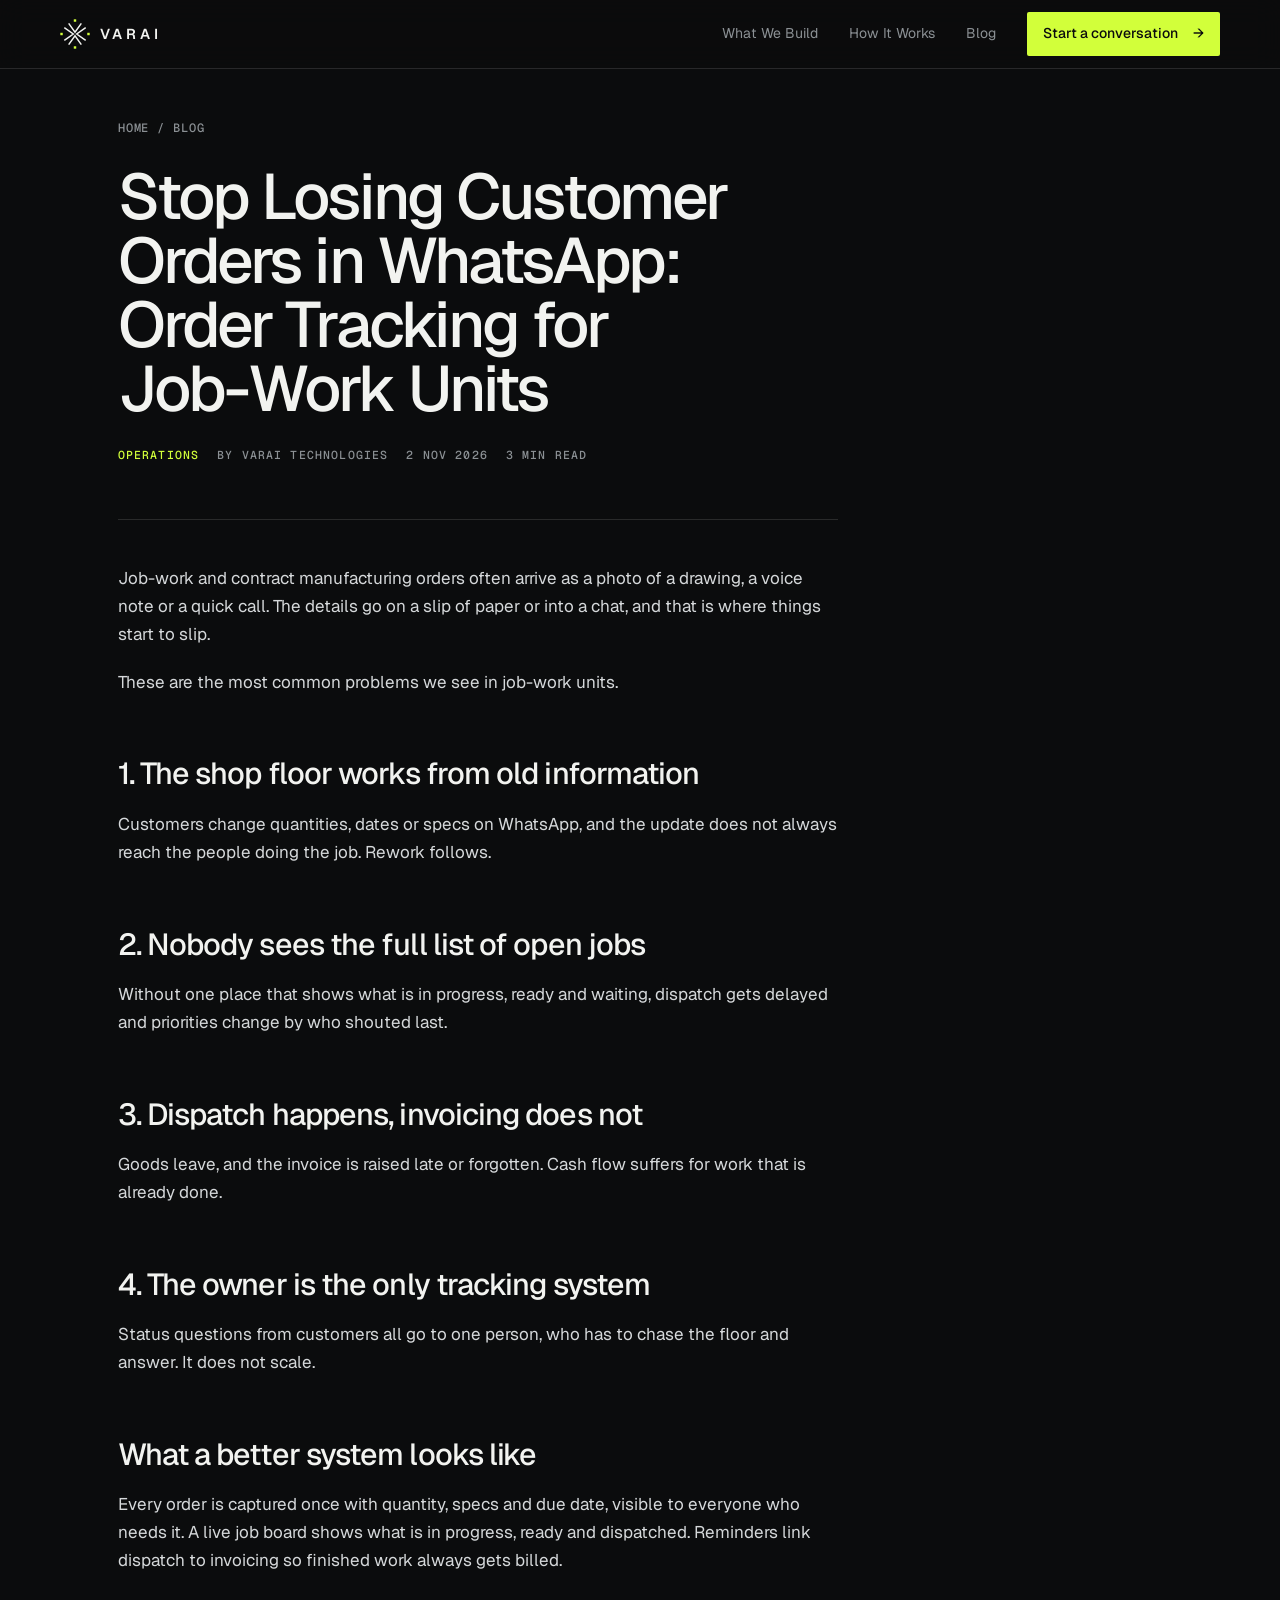
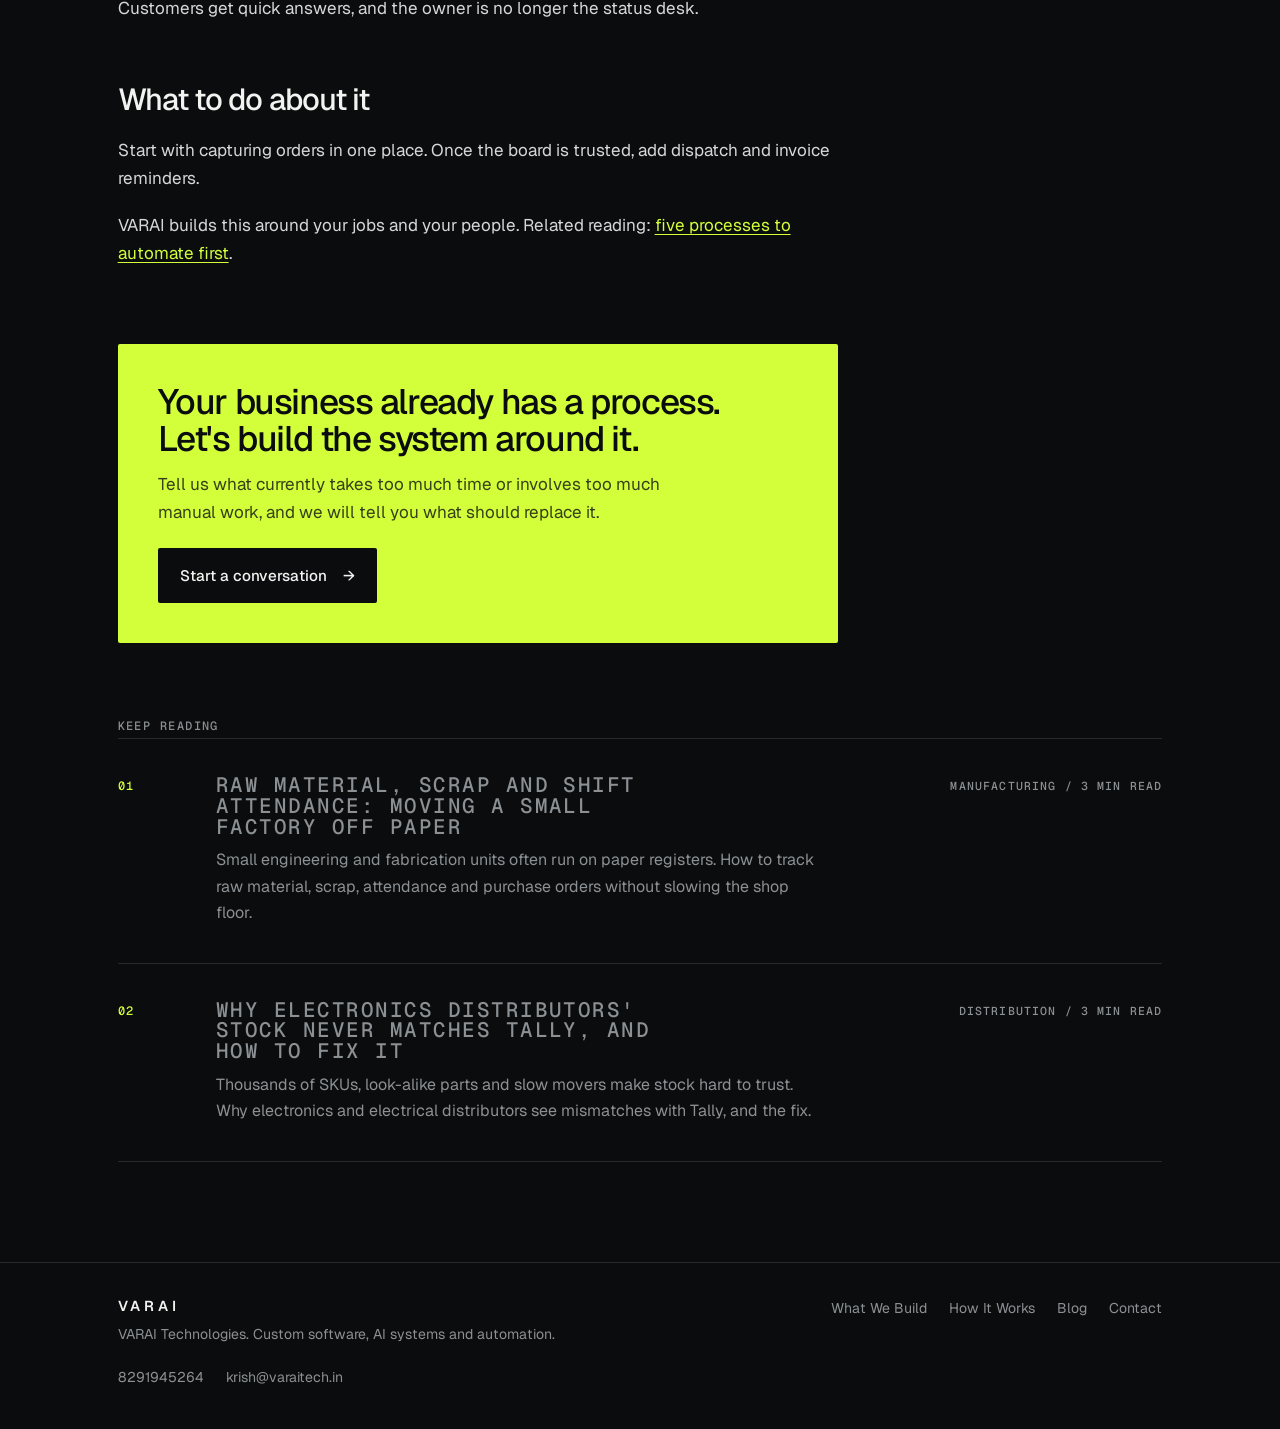
<file: blog/job-work-order-tracking-dispatch/index.html>
<!DOCTYPE html>
<html lang="en">
<head>
<meta charset="utf-8">
<meta name="viewport" content="width=device-width, initial-scale=1, viewport-fit=cover">
<title>Stop Losing Customer Orders in WhatsApp: Order Tracking for Job-Work Units | VARAI</title>
<meta name="description" content="Job-work and contract manufacturing orders arrive as photos, voice notes and calls. How to track orders, dispatch on time and never forget an invoice.">
<meta name="robots" content="index, follow, max-image-preview:large">
<meta name="theme-color" content="#0B0C0D">
<link rel="canonical" href="https://varaitech.in/blog/job-work-order-tracking-dispatch/">
<meta property="og:type" content="article">
<meta property="og:site_name" content="VARAI Technologies">
<meta property="article:published_time" content="2026-11-02">
<meta property="og:locale" content="en_IN">
<meta property="og:title" content="Stop Losing Customer Orders in WhatsApp: Order Tracking for Job-Work Units | VARAI">
<meta property="og:description" content="Job-work and contract manufacturing orders arrive as photos, voice notes and calls. How to track orders, dispatch on time and never forget an invoice.">
<meta property="og:url" content="https://varaitech.in/blog/job-work-order-tracking-dispatch/">
<meta property="og:image" content="https://varaitech.in/og-image.png">
<meta name="twitter:card" content="summary_large_image">
<meta name="twitter:title" content="Stop Losing Customer Orders in WhatsApp: Order Tracking for Job-Work Units | VARAI">
<meta name="twitter:description" content="Job-work and contract manufacturing orders arrive as photos, voice notes and calls. How to track orders, dispatch on time and never forget an invoice.">
<meta name="twitter:image" content="https://varaitech.in/og-image.png">
<link rel="icon" href="/favicon.svg" type="image/svg+xml">
<link rel="apple-touch-icon" href="/apple-touch-icon.png">
<link rel="preconnect" href="https://fonts.googleapis.com"><link rel="preconnect" href="https://fonts.gstatic.com" crossorigin>
<link href="https://fonts.googleapis.com/css2?family=Geist:wght@300..700&family=Geist+Mono:wght@400;500&display=swap" rel="stylesheet">
<link rel="stylesheet" href="/blog.css">
<script type="application/ld+json">{"@context": "https://schema.org", "@graph": [{"@type": "BlogPosting", "@id": "https://varaitech.in/blog/job-work-order-tracking-dispatch/#post", "headline": "Stop Losing Customer Orders in WhatsApp: Order Tracking for Job-Work Units", "description": "Job-work and contract manufacturing orders arrive as photos, voice notes and calls. How to track orders, dispatch on time and never forget an invoice.", "image": "https://varaitech.in/og-image.png", "datePublished": "2026-11-02", "dateModified": "2026-11-02", "inLanguage": "en-IN", "mainEntityOfPage": "https://varaitech.in/blog/job-work-order-tracking-dispatch/", "author": {"@type": "Organization", "@id": "https://varaitech.in/#org", "name": "VARAI Technologies", "url": "https://varaitech.in/"}, "publisher": {"@type": "Organization", "@id": "https://varaitech.in/#org", "name": "VARAI Technologies", "url": "https://varaitech.in/"}}, {"@type": "BreadcrumbList", "itemListElement": [{"@type": "ListItem", "position": 1, "name": "Home", "item": "https://varaitech.in/"}, {"@type": "ListItem", "position": 2, "name": "Blog", "item": "https://varaitech.in/blog/"}, {"@type": "ListItem", "position": 3, "name": "Job-Work Order Tracking and Dispatch", "item": "https://varaitech.in/blog/job-work-order-tracking-dispatch/"}]}]}</script>
</head>
<body>
<a class="sk" href="#main">Skip to content</a>
<header><div class="bar"><a class="logo" href="/" aria-label="VARAI Technologies home"><svg width="30" height="30" viewBox="-640 -640 1280 1280" aria-hidden="true"><path transform="rotate(0)" d="M-270 -456L0 -74L270 -456" fill="none" stroke="currentColor" stroke-width="64"/><path transform="rotate(90)" d="M-270 -456L0 -74L270 -456" fill="none" stroke="currentColor" stroke-width="64"/><path transform="rotate(180)" d="M-270 -456L0 -74L270 -456" fill="none" stroke="currentColor" stroke-width="64"/><path transform="rotate(270)" d="M-270 -456L0 -74L270 -456" fill="none" stroke="currentColor" stroke-width="64"/><rect x="-52.0" y="-627.0" width="104" height="104" fill="#D2FF3A"/><rect x="-52.0" y="523.0" width="104" height="104" fill="#D2FF3A"/><rect x="-627.0" y="-52.0" width="104" height="104" fill="#D2FF3A"/><rect x="523.0" y="-52.0" width="104" height="104" fill="#D2FF3A"/></svg>VARAI</a>
<nav class="nl" aria-label="Primary"><a class="h" href="/#build">What We Build</a><a class="h" href="/#how">How It Works</a><a href="/blog/" >Blog</a><a class="btn" href="mailto:krish@varaitech.in?subject=Starting%20a%20conversation%20with%20VARAI">Start a conversation <i aria-hidden="true" style="font-style:normal">→</i></a></nav></div></header>
<main id="main"><div class="wrap"><article>
<p class="crumb"><a href="/">Home</a> / <a href="/blog/">Blog</a></p>
<h1>Stop Losing Customer Orders in WhatsApp: Order Tracking for Job-Work Units</h1>
<div class="meta"><b>Operations</b><span>By VARAI Technologies</span><time datetime="2026-11-02">2 Nov 2026</time><span>3 min read</span></div>
<div class="body">
<p>Job-work and contract manufacturing orders often arrive as a photo of a drawing, a voice note or a quick call. The details go on a slip of paper or into a chat, and that is where things start to slip.</p>
<p>These are the most common problems we see in job-work units.</p>
<h2>1. The shop floor works from old information</h2>
<p>Customers change quantities, dates or specs on WhatsApp, and the update does not always reach the people doing the job. Rework follows.</p>
<h2>2. Nobody sees the full list of open jobs</h2>
<p>Without one place that shows what is in progress, ready and waiting, dispatch gets delayed and priorities change by who shouted last.</p>
<h2>3. Dispatch happens, invoicing does not</h2>
<p>Goods leave, and the invoice is raised late or forgotten. Cash flow suffers for work that is already done.</p>
<h2>4. The owner is the only tracking system</h2>
<p>Status questions from customers all go to one person, who has to chase the floor and answer. It does not scale.</p>
<h2>What a better system looks like</h2>
<p>Every order is captured once with quantity, specs and due date, visible to everyone who needs it. A live job board shows what is in progress, ready and dispatched. Reminders link dispatch to invoicing so finished work always gets billed.</p>
<p>Customers get quick answers, and the owner is no longer the status desk.</p>
<h2>What to do about it</h2>
<p>Start with capturing orders in one place. Once the board is trusted, add dispatch and invoice reminders.</p>
<p>VARAI builds this around your jobs and your people. Related reading: <a href="/blog/business-processes-sme-should-automate-first/">five processes to automate first</a>.</p>
</div>
<aside class="cta"><h2>Your business already has a process. Let's build the system around it.</h2><p>Tell us what currently takes too much time or involves too much manual work, and we will tell you what should replace it.</p><a class="btn lg" href="mailto:krish@varaitech.in?subject=Starting%20a%20conversation%20with%20VARAI">Start a conversation <i aria-hidden="true" style="font-style:normal">→</i></a></aside>
</article>
<section class="more" aria-label="More articles"><h2>Keep reading</h2><div class="list" style="margin:0">
<a class="card" href="/blog/manufacturing-raw-material-attendance-tracking/"><span class="n">01</span><div><h2>Raw Material, Scrap and Shift Attendance: Moving a Small Factory Off Paper</h2><p>Small engineering and fabrication units often run on paper registers. How to track raw material, scrap, attendance and purchase orders without slowing the shop floor.</p></div><span class="mt">Manufacturing / 3 min read</span></a>
<a class="card" href="/blog/electronics-distributor-stock-tally-mismatch/"><span class="n">02</span><div><h2>Why Electronics Distributors&#x27; Stock Never Matches Tally, and How to Fix It</h2><p>Thousands of SKUs, look-alike parts and slow movers make stock hard to trust. Why electronics and electrical distributors see mismatches with Tally, and the fix.</p></div><span class="mt">Distribution / 3 min read</span></a>
</div></section></div></main>
<footer><div class="wrap"><div class="fg"><div><strong>VARAI</strong><p>VARAI Technologies. Custom software, AI systems and automation.</p></div>
<ul><li><a href="/#build">What We Build</a></li><li><a href="/#how">How It Works</a></li><li><a href="/blog/">Blog</a></li><li><a href="/#contact">Contact</a></li></ul>
<ul><li><a href="tel:+918291945264">8291945264</a></li><li><a href="mailto:krish@varaitech.in">krish@varaitech.in</a></li></ul></div></div></footer>
</body>
</html>
</file>
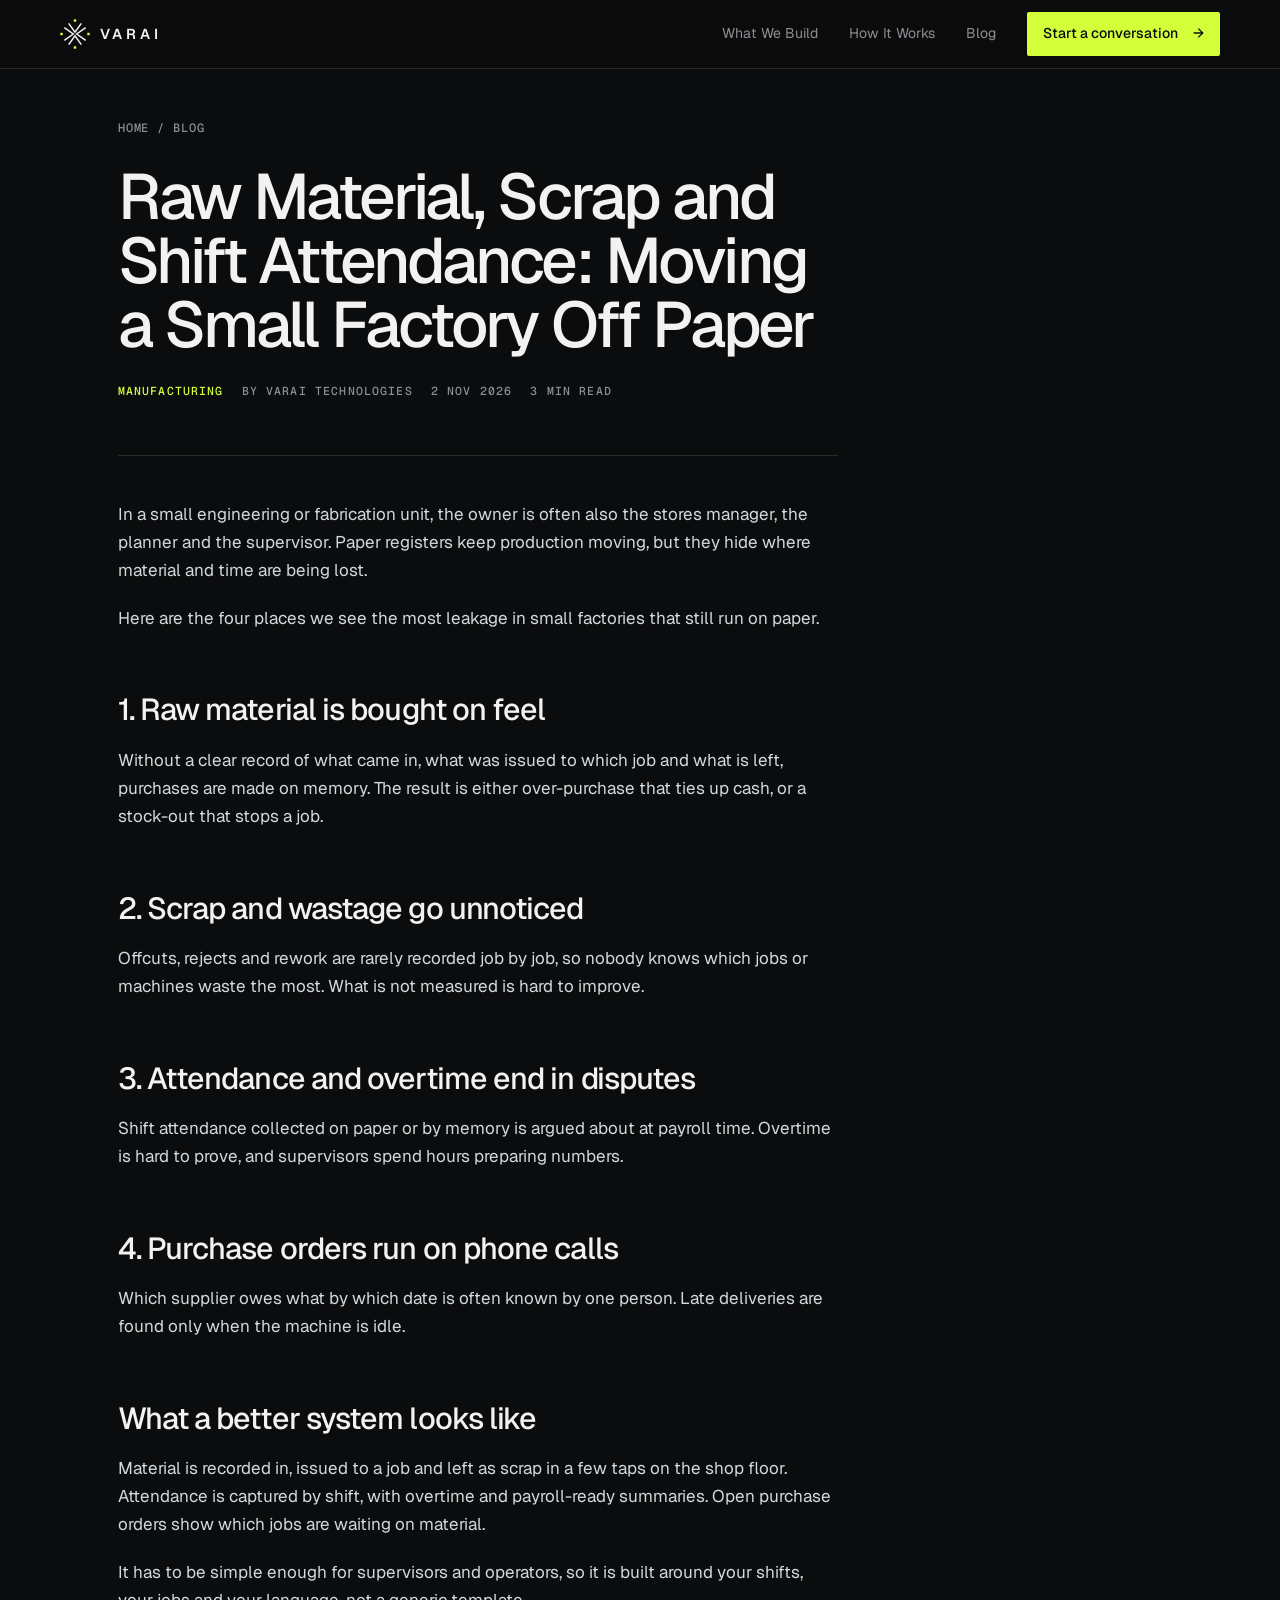
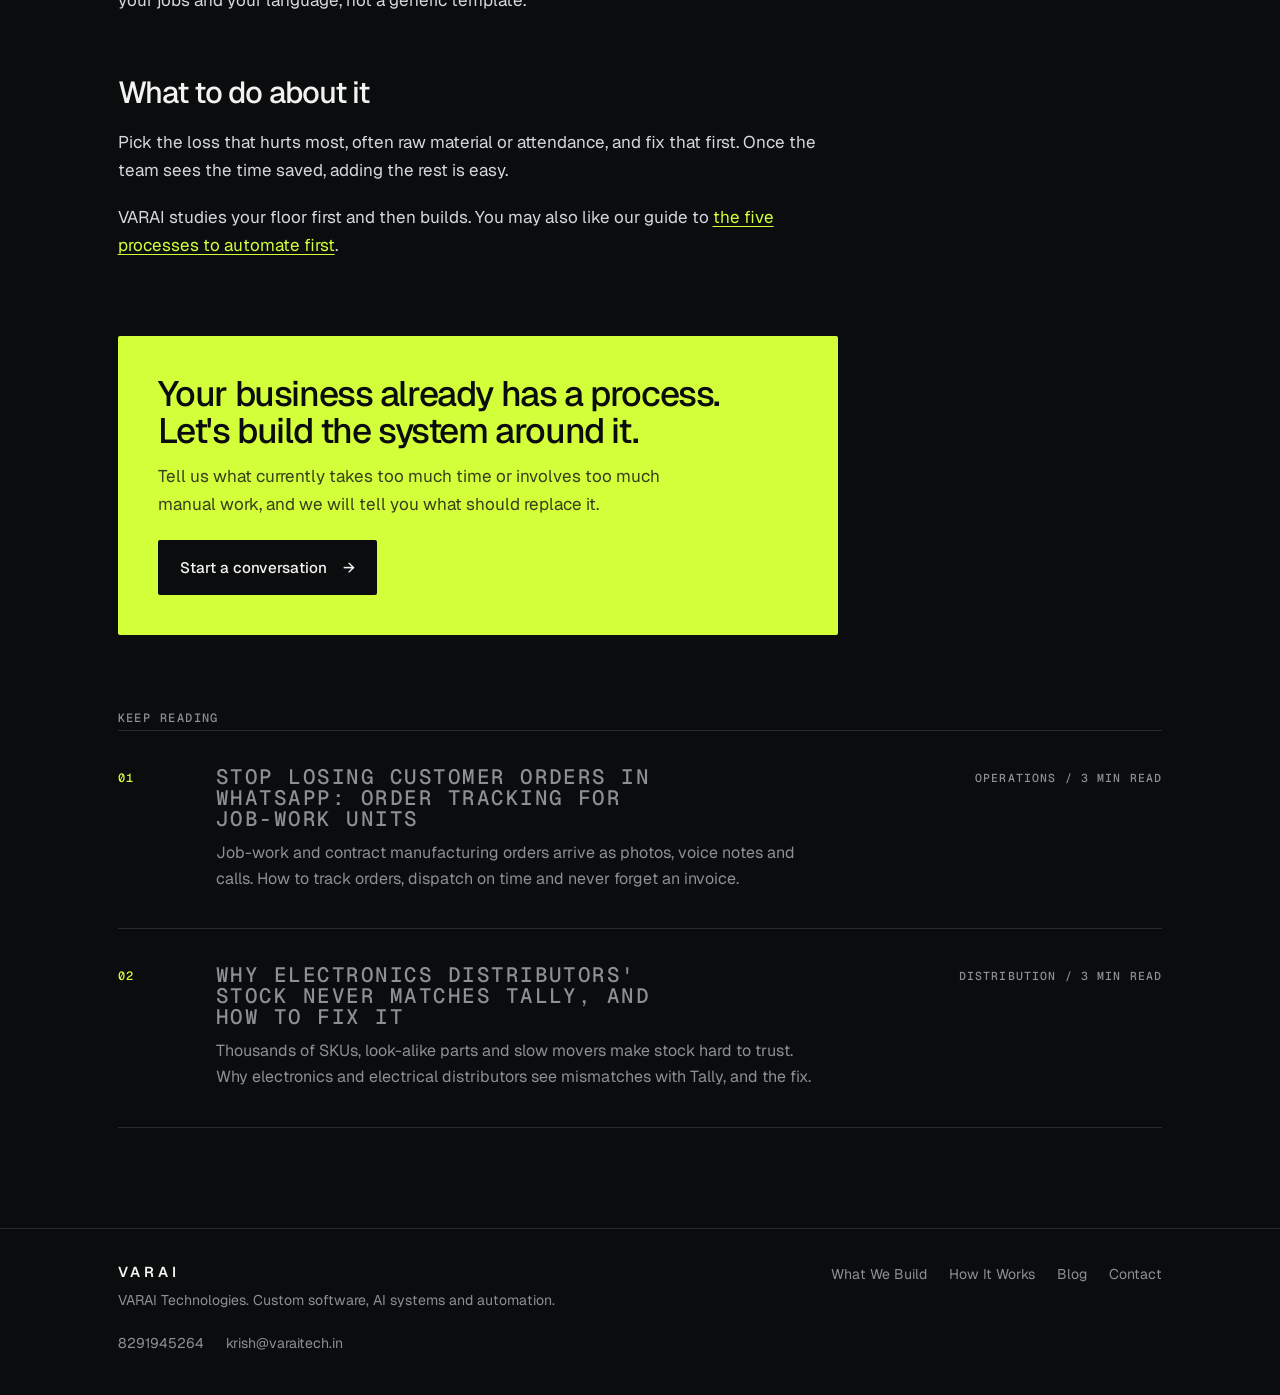
<file: blog/manufacturing-raw-material-attendance-tracking/index.html>
<!DOCTYPE html>
<html lang="en">
<head>
<meta charset="utf-8">
<meta name="viewport" content="width=device-width, initial-scale=1, viewport-fit=cover">
<title>Raw Material, Scrap and Shift Attendance: Moving a Small Factory Off Paper | VARAI</title>
<meta name="description" content="Small engineering and fabrication units often run on paper registers. How to track raw material, scrap, attendance and purchase orders without slowing the shop floor.">
<meta name="robots" content="index, follow, max-image-preview:large">
<meta name="theme-color" content="#0B0C0D">
<link rel="canonical" href="https://varaitech.in/blog/manufacturing-raw-material-attendance-tracking/">
<meta property="og:type" content="article">
<meta property="og:site_name" content="VARAI Technologies">
<meta property="article:published_time" content="2026-11-02">
<meta property="og:locale" content="en_IN">
<meta property="og:title" content="Raw Material, Scrap and Shift Attendance: Moving a Small Factory Off Paper | VARAI">
<meta property="og:description" content="Small engineering and fabrication units often run on paper registers. How to track raw material, scrap, attendance and purchase orders without slowing the shop floor.">
<meta property="og:url" content="https://varaitech.in/blog/manufacturing-raw-material-attendance-tracking/">
<meta property="og:image" content="https://varaitech.in/og-image.png">
<meta name="twitter:card" content="summary_large_image">
<meta name="twitter:title" content="Raw Material, Scrap and Shift Attendance: Moving a Small Factory Off Paper | VARAI">
<meta name="twitter:description" content="Small engineering and fabrication units often run on paper registers. How to track raw material, scrap, attendance and purchase orders without slowing the shop floor.">
<meta name="twitter:image" content="https://varaitech.in/og-image.png">
<link rel="icon" href="/favicon.svg" type="image/svg+xml">
<link rel="apple-touch-icon" href="/apple-touch-icon.png">
<link rel="preconnect" href="https://fonts.googleapis.com"><link rel="preconnect" href="https://fonts.gstatic.com" crossorigin>
<link href="https://fonts.googleapis.com/css2?family=Geist:wght@300..700&family=Geist+Mono:wght@400;500&display=swap" rel="stylesheet">
<link rel="stylesheet" href="/blog.css">
<script type="application/ld+json">{"@context": "https://schema.org", "@graph": [{"@type": "BlogPosting", "@id": "https://varaitech.in/blog/manufacturing-raw-material-attendance-tracking/#post", "headline": "Raw Material, Scrap and Shift Attendance: Moving a Small Factory Off Paper", "description": "Small engineering and fabrication units often run on paper registers. How to track raw material, scrap, attendance and purchase orders without slowing the shop floor.", "image": "https://varaitech.in/og-image.png", "datePublished": "2026-11-02", "dateModified": "2026-11-02", "inLanguage": "en-IN", "mainEntityOfPage": "https://varaitech.in/blog/manufacturing-raw-material-attendance-tracking/", "author": {"@type": "Organization", "@id": "https://varaitech.in/#org", "name": "VARAI Technologies", "url": "https://varaitech.in/"}, "publisher": {"@type": "Organization", "@id": "https://varaitech.in/#org", "name": "VARAI Technologies", "url": "https://varaitech.in/"}}, {"@type": "BreadcrumbList", "itemListElement": [{"@type": "ListItem", "position": 1, "name": "Home", "item": "https://varaitech.in/"}, {"@type": "ListItem", "position": 2, "name": "Blog", "item": "https://varaitech.in/blog/"}, {"@type": "ListItem", "position": 3, "name": "Raw Material and Attendance in Small Factories", "item": "https://varaitech.in/blog/manufacturing-raw-material-attendance-tracking/"}]}]}</script>
</head>
<body>
<a class="sk" href="#main">Skip to content</a>
<header><div class="bar"><a class="logo" href="/" aria-label="VARAI Technologies home"><svg width="30" height="30" viewBox="-640 -640 1280 1280" aria-hidden="true"><path transform="rotate(0)" d="M-270 -456L0 -74L270 -456" fill="none" stroke="currentColor" stroke-width="64"/><path transform="rotate(90)" d="M-270 -456L0 -74L270 -456" fill="none" stroke="currentColor" stroke-width="64"/><path transform="rotate(180)" d="M-270 -456L0 -74L270 -456" fill="none" stroke="currentColor" stroke-width="64"/><path transform="rotate(270)" d="M-270 -456L0 -74L270 -456" fill="none" stroke="currentColor" stroke-width="64"/><rect x="-52.0" y="-627.0" width="104" height="104" fill="#D2FF3A"/><rect x="-52.0" y="523.0" width="104" height="104" fill="#D2FF3A"/><rect x="-627.0" y="-52.0" width="104" height="104" fill="#D2FF3A"/><rect x="523.0" y="-52.0" width="104" height="104" fill="#D2FF3A"/></svg>VARAI</a>
<nav class="nl" aria-label="Primary"><a class="h" href="/#build">What We Build</a><a class="h" href="/#how">How It Works</a><a href="/blog/" >Blog</a><a class="btn" href="mailto:krish@varaitech.in?subject=Starting%20a%20conversation%20with%20VARAI">Start a conversation <i aria-hidden="true" style="font-style:normal">→</i></a></nav></div></header>
<main id="main"><div class="wrap"><article>
<p class="crumb"><a href="/">Home</a> / <a href="/blog/">Blog</a></p>
<h1>Raw Material, Scrap and Shift Attendance: Moving a Small Factory Off Paper</h1>
<div class="meta"><b>Manufacturing</b><span>By VARAI Technologies</span><time datetime="2026-11-02">2 Nov 2026</time><span>3 min read</span></div>
<div class="body">
<p>In a small engineering or fabrication unit, the owner is often also the stores manager, the planner and the supervisor. Paper registers keep production moving, but they hide where material and time are being lost.</p>
<p>Here are the four places we see the most leakage in small factories that still run on paper.</p>
<h2>1. Raw material is bought on feel</h2>
<p>Without a clear record of what came in, what was issued to which job and what is left, purchases are made on memory. The result is either over-purchase that ties up cash, or a stock-out that stops a job.</p>
<h2>2. Scrap and wastage go unnoticed</h2>
<p>Offcuts, rejects and rework are rarely recorded job by job, so nobody knows which jobs or machines waste the most. What is not measured is hard to improve.</p>
<h2>3. Attendance and overtime end in disputes</h2>
<p>Shift attendance collected on paper or by memory is argued about at payroll time. Overtime is hard to prove, and supervisors spend hours preparing numbers.</p>
<h2>4. Purchase orders run on phone calls</h2>
<p>Which supplier owes what by which date is often known by one person. Late deliveries are found only when the machine is idle.</p>
<h2>What a better system looks like</h2>
<p>Material is recorded in, issued to a job and left as scrap in a few taps on the shop floor. Attendance is captured by shift, with overtime and payroll-ready summaries. Open purchase orders show which jobs are waiting on material.</p>
<p>It has to be simple enough for supervisors and operators, so it is built around your shifts, your jobs and your language, not a generic template.</p>
<h2>What to do about it</h2>
<p>Pick the loss that hurts most, often raw material or attendance, and fix that first. Once the team sees the time saved, adding the rest is easy.</p>
<p>VARAI studies your floor first and then builds. You may also like our guide to <a href="/blog/business-processes-sme-should-automate-first/">the five processes to automate first</a>.</p>
</div>
<aside class="cta"><h2>Your business already has a process. Let's build the system around it.</h2><p>Tell us what currently takes too much time or involves too much manual work, and we will tell you what should replace it.</p><a class="btn lg" href="mailto:krish@varaitech.in?subject=Starting%20a%20conversation%20with%20VARAI">Start a conversation <i aria-hidden="true" style="font-style:normal">→</i></a></aside>
</article>
<section class="more" aria-label="More articles"><h2>Keep reading</h2><div class="list" style="margin:0">
<a class="card" href="/blog/job-work-order-tracking-dispatch/"><span class="n">01</span><div><h2>Stop Losing Customer Orders in WhatsApp: Order Tracking for Job-Work Units</h2><p>Job-work and contract manufacturing orders arrive as photos, voice notes and calls. How to track orders, dispatch on time and never forget an invoice.</p></div><span class="mt">Operations / 3 min read</span></a>
<a class="card" href="/blog/electronics-distributor-stock-tally-mismatch/"><span class="n">02</span><div><h2>Why Electronics Distributors&#x27; Stock Never Matches Tally, and How to Fix It</h2><p>Thousands of SKUs, look-alike parts and slow movers make stock hard to trust. Why electronics and electrical distributors see mismatches with Tally, and the fix.</p></div><span class="mt">Distribution / 3 min read</span></a>
</div></section></div></main>
<footer><div class="wrap"><div class="fg"><div><strong>VARAI</strong><p>VARAI Technologies. Custom software, AI systems and automation.</p></div>
<ul><li><a href="/#build">What We Build</a></li><li><a href="/#how">How It Works</a></li><li><a href="/blog/">Blog</a></li><li><a href="/#contact">Contact</a></li></ul>
<ul><li><a href="tel:+918291945264">8291945264</a></li><li><a href="mailto:krish@varaitech.in">krish@varaitech.in</a></li></ul></div></div></footer>
</body>
</html>
</file>
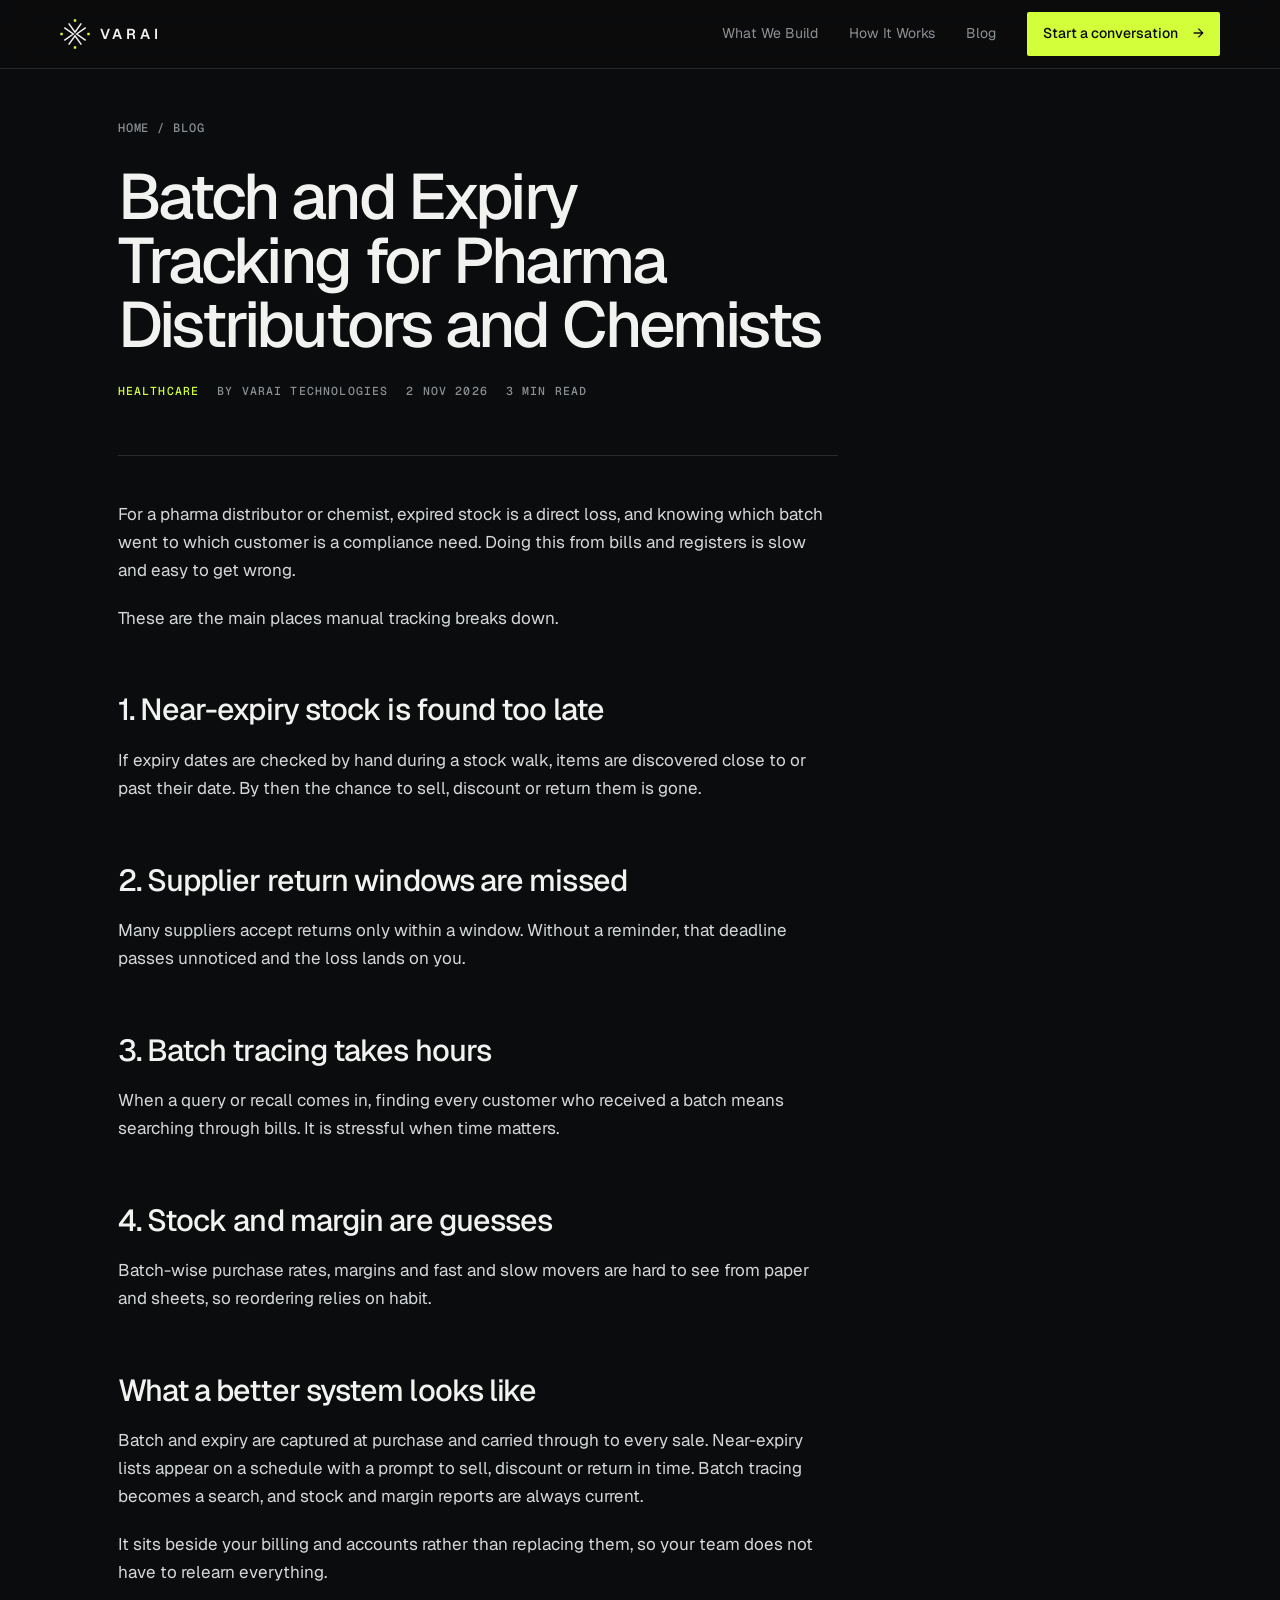
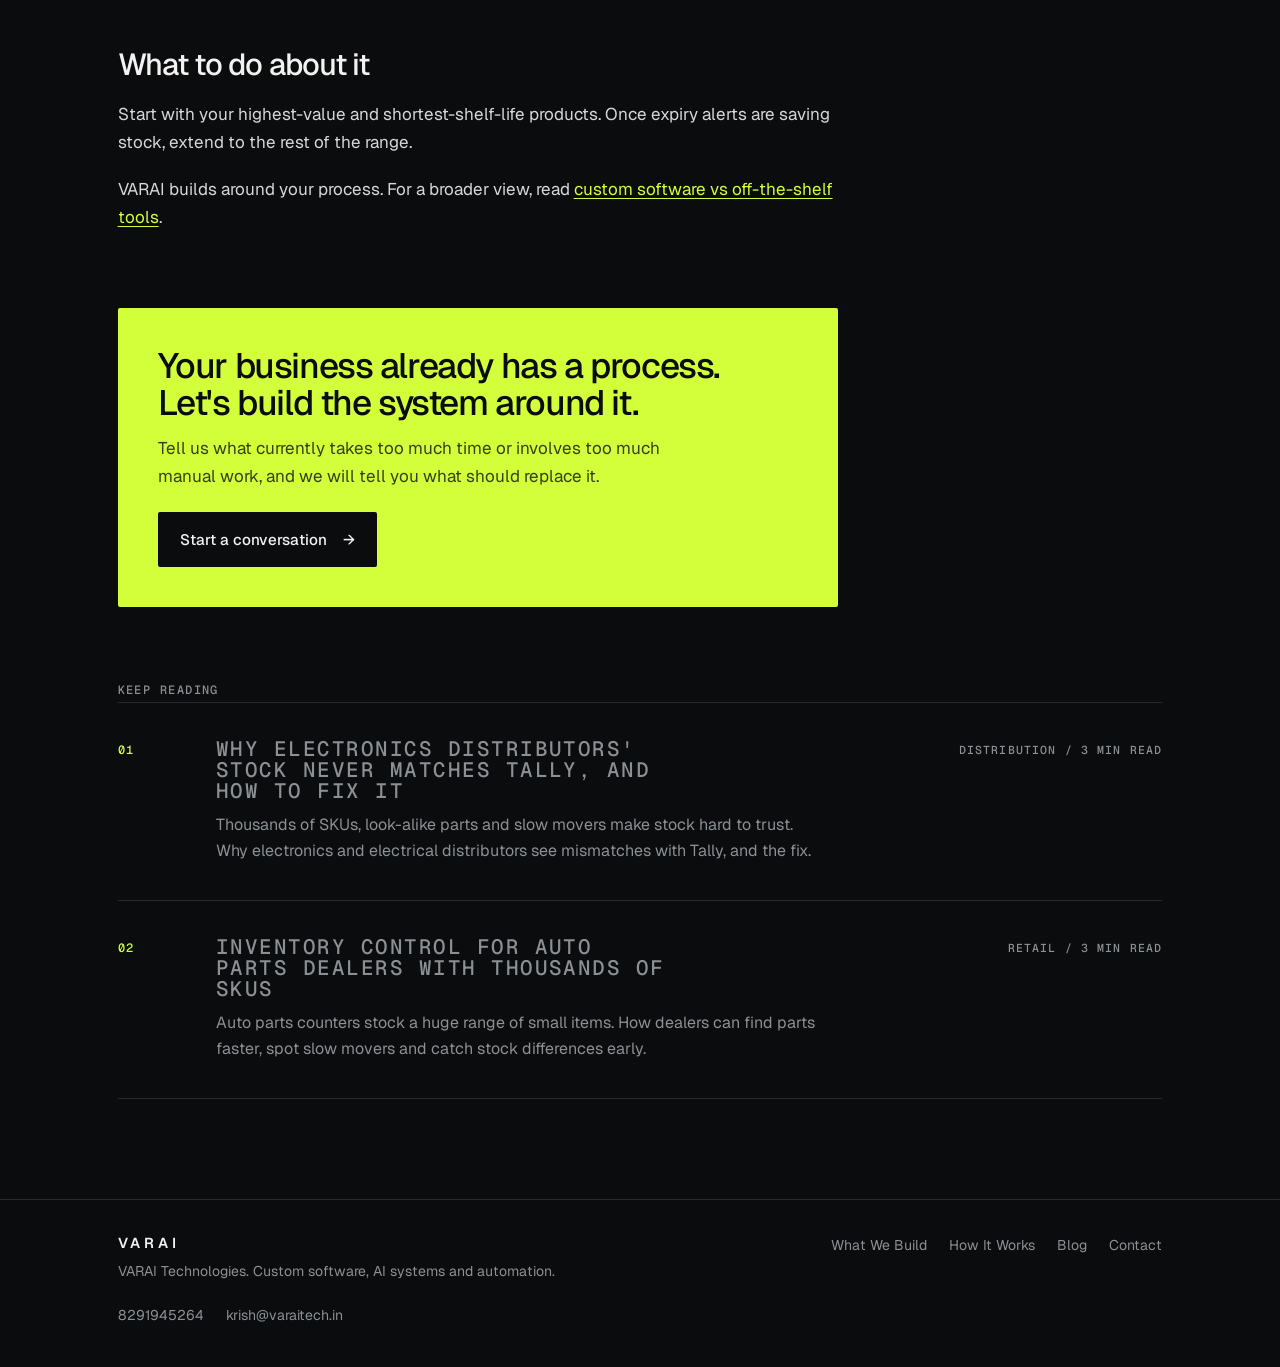
<file: blog/pharma-batch-expiry-tracking/index.html>
<!DOCTYPE html>
<html lang="en">
<head>
<meta charset="utf-8">
<meta name="viewport" content="width=device-width, initial-scale=1, viewport-fit=cover">
<title>Batch and Expiry Tracking for Pharma Distributors and Chemists | VARAI</title>
<meta name="description" content="Expired stock is a direct loss and batch traceability is a compliance need. How pharma distributors and chemists can track batches and expiry without manual checks.">
<meta name="robots" content="index, follow, max-image-preview:large">
<meta name="theme-color" content="#0B0C0D">
<link rel="canonical" href="https://varaitech.in/blog/pharma-batch-expiry-tracking/">
<meta property="og:type" content="article">
<meta property="og:site_name" content="VARAI Technologies">
<meta property="article:published_time" content="2026-11-02">
<meta property="og:locale" content="en_IN">
<meta property="og:title" content="Batch and Expiry Tracking for Pharma Distributors and Chemists | VARAI">
<meta property="og:description" content="Expired stock is a direct loss and batch traceability is a compliance need. How pharma distributors and chemists can track batches and expiry without manual checks.">
<meta property="og:url" content="https://varaitech.in/blog/pharma-batch-expiry-tracking/">
<meta property="og:image" content="https://varaitech.in/og-image.png">
<meta name="twitter:card" content="summary_large_image">
<meta name="twitter:title" content="Batch and Expiry Tracking for Pharma Distributors and Chemists | VARAI">
<meta name="twitter:description" content="Expired stock is a direct loss and batch traceability is a compliance need. How pharma distributors and chemists can track batches and expiry without manual checks.">
<meta name="twitter:image" content="https://varaitech.in/og-image.png">
<link rel="icon" href="/favicon.svg" type="image/svg+xml">
<link rel="apple-touch-icon" href="/apple-touch-icon.png">
<link rel="preconnect" href="https://fonts.googleapis.com"><link rel="preconnect" href="https://fonts.gstatic.com" crossorigin>
<link href="https://fonts.googleapis.com/css2?family=Geist:wght@300..700&family=Geist+Mono:wght@400;500&display=swap" rel="stylesheet">
<link rel="stylesheet" href="/blog.css">
<script type="application/ld+json">{"@context": "https://schema.org", "@graph": [{"@type": "BlogPosting", "@id": "https://varaitech.in/blog/pharma-batch-expiry-tracking/#post", "headline": "Batch and Expiry Tracking for Pharma Distributors and Chemists", "description": "Expired stock is a direct loss and batch traceability is a compliance need. How pharma distributors and chemists can track batches and expiry without manual checks.", "image": "https://varaitech.in/og-image.png", "datePublished": "2026-11-02", "dateModified": "2026-11-02", "inLanguage": "en-IN", "mainEntityOfPage": "https://varaitech.in/blog/pharma-batch-expiry-tracking/", "author": {"@type": "Organization", "@id": "https://varaitech.in/#org", "name": "VARAI Technologies", "url": "https://varaitech.in/"}, "publisher": {"@type": "Organization", "@id": "https://varaitech.in/#org", "name": "VARAI Technologies", "url": "https://varaitech.in/"}}, {"@type": "BreadcrumbList", "itemListElement": [{"@type": "ListItem", "position": 1, "name": "Home", "item": "https://varaitech.in/"}, {"@type": "ListItem", "position": 2, "name": "Blog", "item": "https://varaitech.in/blog/"}, {"@type": "ListItem", "position": 3, "name": "Batch and Expiry Tracking for Pharma", "item": "https://varaitech.in/blog/pharma-batch-expiry-tracking/"}]}]}</script>
</head>
<body>
<a class="sk" href="#main">Skip to content</a>
<header><div class="bar"><a class="logo" href="/" aria-label="VARAI Technologies home"><svg width="30" height="30" viewBox="-640 -640 1280 1280" aria-hidden="true"><path transform="rotate(0)" d="M-270 -456L0 -74L270 -456" fill="none" stroke="currentColor" stroke-width="64"/><path transform="rotate(90)" d="M-270 -456L0 -74L270 -456" fill="none" stroke="currentColor" stroke-width="64"/><path transform="rotate(180)" d="M-270 -456L0 -74L270 -456" fill="none" stroke="currentColor" stroke-width="64"/><path transform="rotate(270)" d="M-270 -456L0 -74L270 -456" fill="none" stroke="currentColor" stroke-width="64"/><rect x="-52.0" y="-627.0" width="104" height="104" fill="#D2FF3A"/><rect x="-52.0" y="523.0" width="104" height="104" fill="#D2FF3A"/><rect x="-627.0" y="-52.0" width="104" height="104" fill="#D2FF3A"/><rect x="523.0" y="-52.0" width="104" height="104" fill="#D2FF3A"/></svg>VARAI</a>
<nav class="nl" aria-label="Primary"><a class="h" href="/#build">What We Build</a><a class="h" href="/#how">How It Works</a><a href="/blog/" >Blog</a><a class="btn" href="mailto:krish@varaitech.in?subject=Starting%20a%20conversation%20with%20VARAI">Start a conversation <i aria-hidden="true" style="font-style:normal">→</i></a></nav></div></header>
<main id="main"><div class="wrap"><article>
<p class="crumb"><a href="/">Home</a> / <a href="/blog/">Blog</a></p>
<h1>Batch and Expiry Tracking for Pharma Distributors and Chemists</h1>
<div class="meta"><b>Healthcare</b><span>By VARAI Technologies</span><time datetime="2026-11-02">2 Nov 2026</time><span>3 min read</span></div>
<div class="body">
<p>For a pharma distributor or chemist, expired stock is a direct loss, and knowing which batch went to which customer is a compliance need. Doing this from bills and registers is slow and easy to get wrong.</p>
<p>These are the main places manual tracking breaks down.</p>
<h2>1. Near-expiry stock is found too late</h2>
<p>If expiry dates are checked by hand during a stock walk, items are discovered close to or past their date. By then the chance to sell, discount or return them is gone.</p>
<h2>2. Supplier return windows are missed</h2>
<p>Many suppliers accept returns only within a window. Without a reminder, that deadline passes unnoticed and the loss lands on you.</p>
<h2>3. Batch tracing takes hours</h2>
<p>When a query or recall comes in, finding every customer who received a batch means searching through bills. It is stressful when time matters.</p>
<h2>4. Stock and margin are guesses</h2>
<p>Batch-wise purchase rates, margins and fast and slow movers are hard to see from paper and sheets, so reordering relies on habit.</p>
<h2>What a better system looks like</h2>
<p>Batch and expiry are captured at purchase and carried through to every sale. Near-expiry lists appear on a schedule with a prompt to sell, discount or return in time. Batch tracing becomes a search, and stock and margin reports are always current.</p>
<p>It sits beside your billing and accounts rather than replacing them, so your team does not have to relearn everything.</p>
<h2>What to do about it</h2>
<p>Start with your highest-value and shortest-shelf-life products. Once expiry alerts are saving stock, extend to the rest of the range.</p>
<p>VARAI builds around your process. For a broader view, read <a href="/blog/custom-software-vs-off-the-shelf-for-sme/">custom software vs off-the-shelf tools</a>.</p>
</div>
<aside class="cta"><h2>Your business already has a process. Let's build the system around it.</h2><p>Tell us what currently takes too much time or involves too much manual work, and we will tell you what should replace it.</p><a class="btn lg" href="mailto:krish@varaitech.in?subject=Starting%20a%20conversation%20with%20VARAI">Start a conversation <i aria-hidden="true" style="font-style:normal">→</i></a></aside>
</article>
<section class="more" aria-label="More articles"><h2>Keep reading</h2><div class="list" style="margin:0">
<a class="card" href="/blog/electronics-distributor-stock-tally-mismatch/"><span class="n">01</span><div><h2>Why Electronics Distributors&#x27; Stock Never Matches Tally, and How to Fix It</h2><p>Thousands of SKUs, look-alike parts and slow movers make stock hard to trust. Why electronics and electrical distributors see mismatches with Tally, and the fix.</p></div><span class="mt">Distribution / 3 min read</span></a>
<a class="card" href="/blog/auto-parts-inventory-fast-slow-movers/"><span class="n">02</span><div><h2>Inventory Control for Auto Parts Dealers With Thousands of SKUs</h2><p>Auto parts counters stock a huge range of small items. How dealers can find parts faster, spot slow movers and catch stock differences early.</p></div><span class="mt">Retail / 3 min read</span></a>
</div></section></div></main>
<footer><div class="wrap"><div class="fg"><div><strong>VARAI</strong><p>VARAI Technologies. Custom software, AI systems and automation.</p></div>
<ul><li><a href="/#build">What We Build</a></li><li><a href="/#how">How It Works</a></li><li><a href="/blog/">Blog</a></li><li><a href="/#contact">Contact</a></li></ul>
<ul><li><a href="tel:+918291945264">8291945264</a></li><li><a href="mailto:krish@varaitech.in">krish@varaitech.in</a></li></ul></div></div></footer>
</body>
</html>
</file>
<file: blog.css>
:root{--bg:#0B0C0D;--bg2:#101214;--fg:#F2F3F0;--mut:#8B9094;--ln:rgba(255,255,255,.12);--ac:#D2FF3A;--ink:#0B0C0D;--s:"Geist",system-ui,-apple-system,"Segoe UI",Roboto,Arial,sans-serif;--m:"Geist Mono",ui-monospace,"SF Mono",Menlo,Consolas,monospace;--e:cubic-bezier(.2,.7,.2,1);--p:clamp(20px,4.5vw,64px)}
*,*::before,*::after{box-sizing:border-box}
html{-webkit-text-size-adjust:100%;overflow-x:clip}
body{margin:0;background:var(--bg);color:var(--fg);font:400 1.0625rem/1.65 var(--s);-webkit-font-smoothing:antialiased;overflow-x:clip}
a{color:inherit}h1,h2,h3,p{margin:0}ul,ol{list-style:none;margin:0;padding:0}
h1,h2,h3{font-weight:500}
::selection{background:var(--ac);color:var(--ink)}
:focus-visible{outline:2px solid var(--ac);outline-offset:3px}
.wrap{max-width:1160px;margin:0 auto;padding:0 var(--p)}
.sk{position:absolute;left:-999px;top:8px;background:var(--ac);color:var(--ink);padding:10px 14px;z-index:300}.sk:focus{left:8px}
header{position:fixed;top:0;left:0;right:0;z-index:100;padding:12px var(--p);background:rgba(11,12,13,.82);-webkit-backdrop-filter:blur(14px);backdrop-filter:blur(14px);border-bottom:1px solid var(--ln)}
.bar{max-width:1160px;margin:0 auto;height:44px;display:flex;align-items:center;justify-content:space-between;gap:20px}
.logo{display:flex;align-items:center;gap:10px;text-decoration:none;font:600 .9rem/1 var(--s);letter-spacing:.28em}
.nl{display:flex;gap:clamp(16px,2.4vw,32px);align-items:center}
.nl a{white-space:nowrap;font-size:.88rem;text-decoration:none;color:var(--mut);transition:color .25s}.nl a:hover,.nl a[aria-current=page]{color:var(--fg)}
.btn{white-space:nowrap;display:inline-flex;align-items:center;gap:1.1em;padding:10px 16px;background:var(--ac);color:var(--ink)!important;text-decoration:none;font-weight:500;font-size:.85rem;border-radius:2px;transition:background .3s}.btn:hover{background:#fff}
.btn.lg{padding:15px 22px;font-size:.95rem}
@media(max-width:700px){.nl .h{display:none}}
main{padding-top:120px;min-height:70svh}
.lbl{font:500 .75rem/1 var(--m);letter-spacing:.12em;text-transform:uppercase;color:var(--mut);margin-bottom:24px}.lbl b{color:var(--ac);font-weight:500}
.crumb{font:500 .75rem/1.4 var(--m);letter-spacing:.08em;text-transform:uppercase;color:var(--mut);margin-bottom:28px}.crumb a{text-decoration:none}.crumb a:hover{color:var(--ac)}
h1{font-size:clamp(2.2rem,5vw,4.25rem);line-height:1;letter-spacing:-.045em;text-wrap:balance;max-width:16em}
.lead{color:#B9BDC0;font-size:clamp(1.05rem,1.4vw,1.25rem);max-width:30em;margin-top:22px}
.list{margin:clamp(40px,6vw,80px) 0 clamp(60px,8vw,110px);border-top:1px solid var(--ln)}
.card{display:grid;grid-template-columns:70px minmax(0,1fr) auto;gap:8px 28px;align-items:start;padding:clamp(22px,3vw,36px) 0;border-bottom:1px solid var(--ln);text-decoration:none;transition:padding .45s var(--e)}
.card:hover{padding-left:12px}
.card .n{font:500 .75rem/1.9 var(--m);color:var(--ac);letter-spacing:.14em}
.card h2{font-size:clamp(1.4rem,2.6vw,2.2rem);line-height:1.1;letter-spacing:-.035em;max-width:22em}
.card p{color:var(--mut);margin-top:10px;max-width:38em;font-size:1rem}
.card .mt{font:500 .72rem/1.9 var(--m);letter-spacing:.1em;text-transform:uppercase;color:var(--mut);white-space:nowrap}
@media(max-width:700px){.card{grid-template-columns:1fr}.card .mt{white-space:normal}}
article{max-width:720px}
.meta{display:flex;flex-wrap:wrap;gap:6px 18px;font:500 .72rem/1.4 var(--m);letter-spacing:.1em;text-transform:uppercase;color:var(--mut);margin-top:26px}.meta b{color:var(--ac);font-weight:500}
.body{margin-top:clamp(32px,5vw,56px);padding-top:clamp(28px,4vw,44px);border-top:1px solid var(--ln)}
.body p{margin:0 0 1.15em;color:#D5D8DA}
.body h2{font-size:clamp(1.4rem,2.4vw,1.9rem);line-height:1.15;letter-spacing:-.03em;margin:2em 0 .6em}
.body a{color:var(--ac);text-underline-offset:3px}.body a:hover{color:#fff}
.body strong{color:var(--fg);font-weight:500}
.tw{overflow-x:auto;margin:1.6em 0}
table{width:100%;border-collapse:collapse;font-size:.95rem;min-width:520px}
th,td{text-align:left;padding:12px 14px;border:1px solid var(--ln);vertical-align:top}
th{font:500 .72rem/1.3 var(--m);letter-spacing:.1em;text-transform:uppercase;color:var(--ac);background:var(--bg2)}
.cta{margin:clamp(48px,6vw,80px) 0;padding:clamp(24px,3.4vw,40px);background:var(--ac);color:var(--ink);border-radius:2px}
.cta h2{font-size:clamp(1.5rem,2.8vw,2.2rem);line-height:1.05;letter-spacing:-.04em;margin-bottom:12px}
.cta p{color:#37401a;margin-bottom:22px;max-width:30em}
.cta .btn{background:var(--ink);color:var(--fg)!important}.cta .btn:hover{background:#fff;color:var(--ink)!important}
.more{margin:0 0 clamp(60px,8vw,100px)}.more h2{font:500 .75rem/1 var(--m);letter-spacing:.12em;text-transform:uppercase;color:var(--mut);margin-bottom:6px}
.more .card h2{font-size:1.3rem}
footer{border-top:1px solid var(--ln);padding:34px 0 40px;color:var(--mut);font-size:.88rem}
.fg{display:flex;flex-wrap:wrap;justify-content:space-between;gap:20px 48px}
footer strong{color:var(--fg);font:600 .9rem var(--s);letter-spacing:.28em;display:block;margin-bottom:8px}
footer ul{display:flex;flex-wrap:wrap;gap:8px 22px}footer a{text-decoration:none}footer a:hover{color:var(--fg)}
@media(prefers-reduced-motion:reduce){*{transition:none!important}}
</file>
